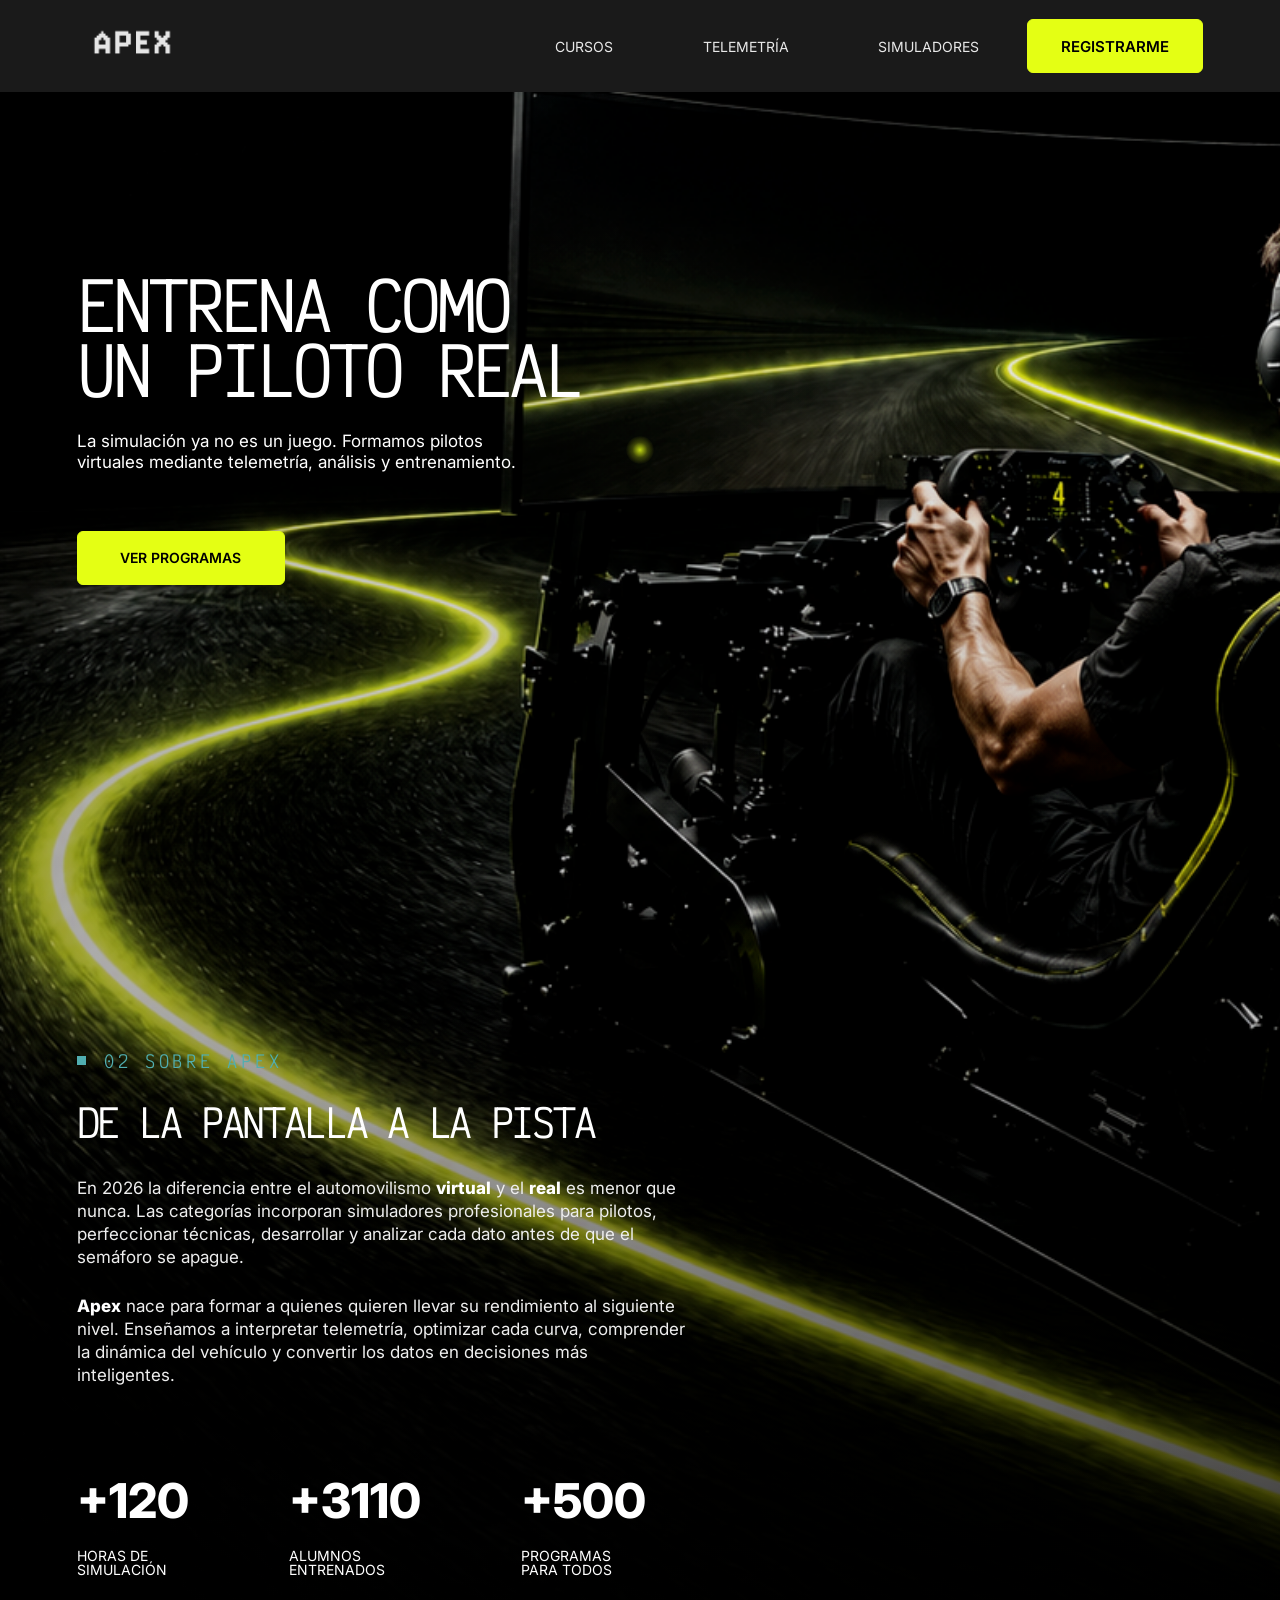
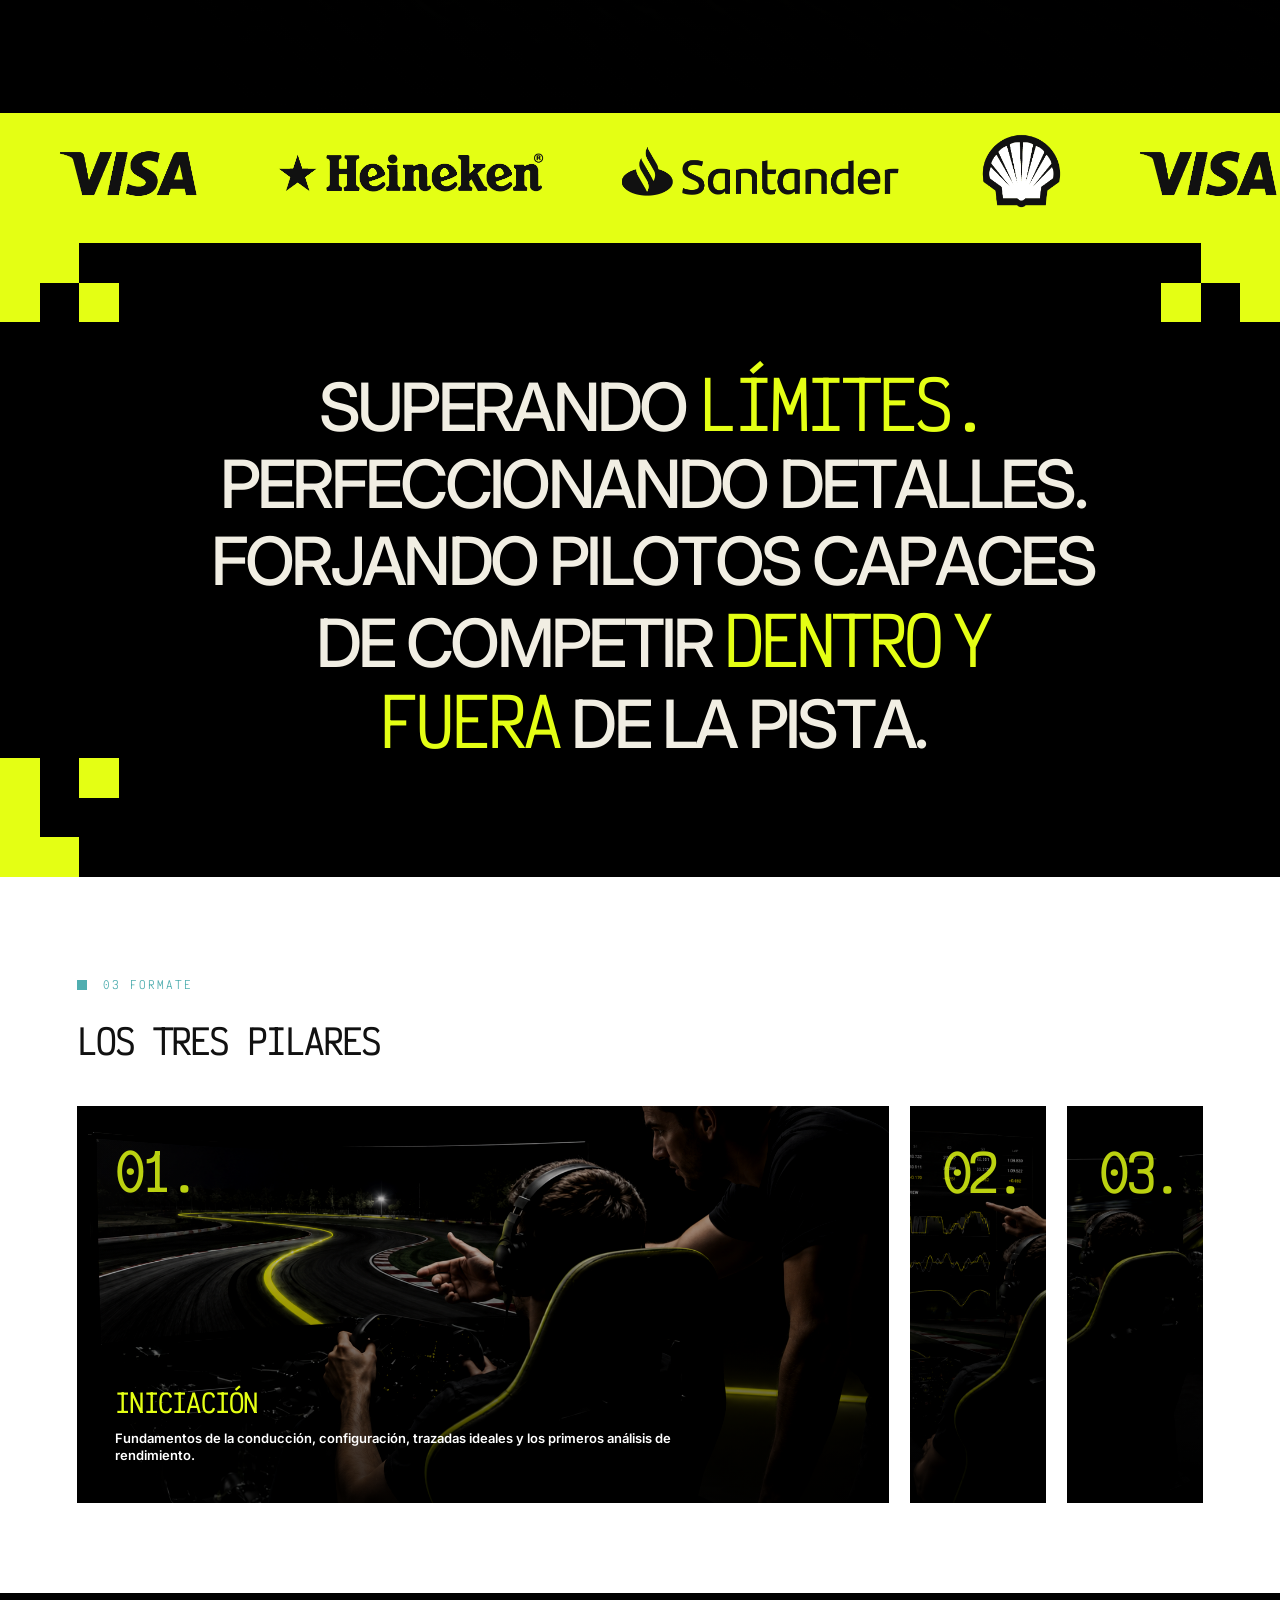
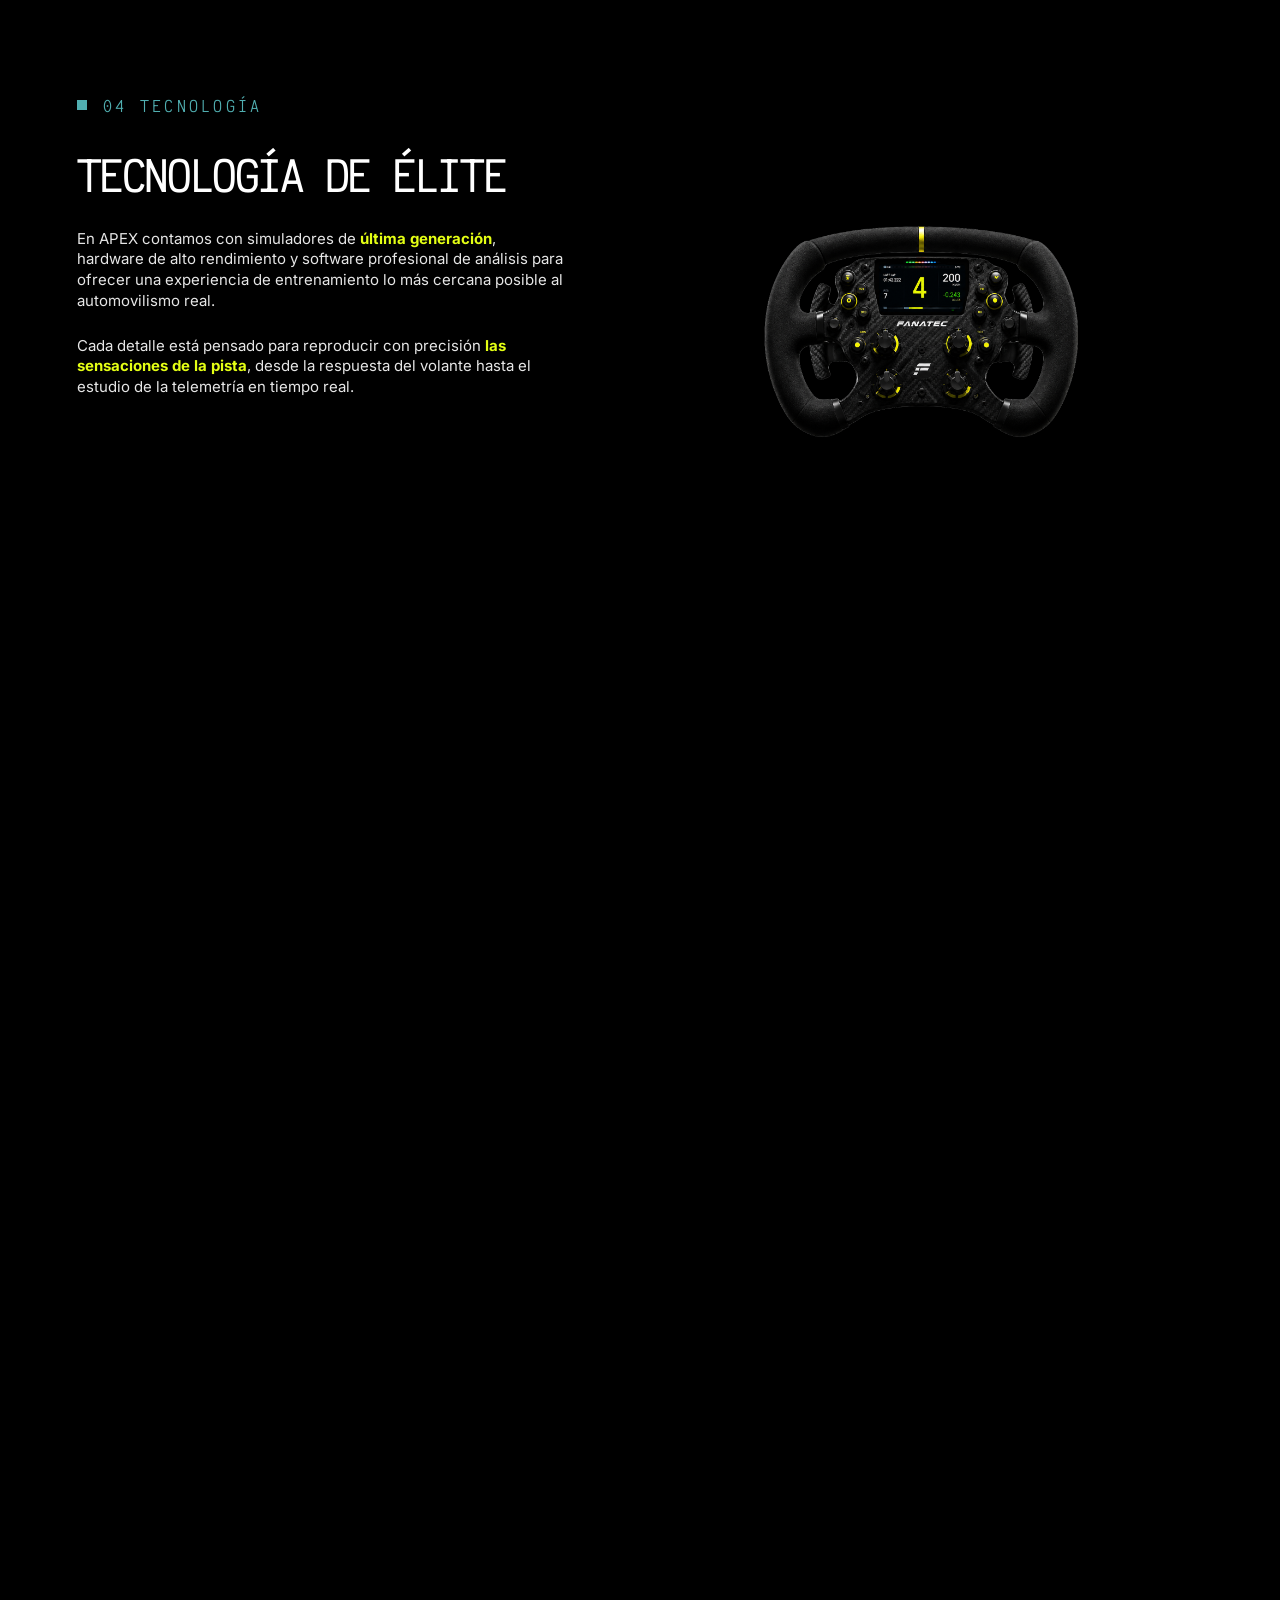
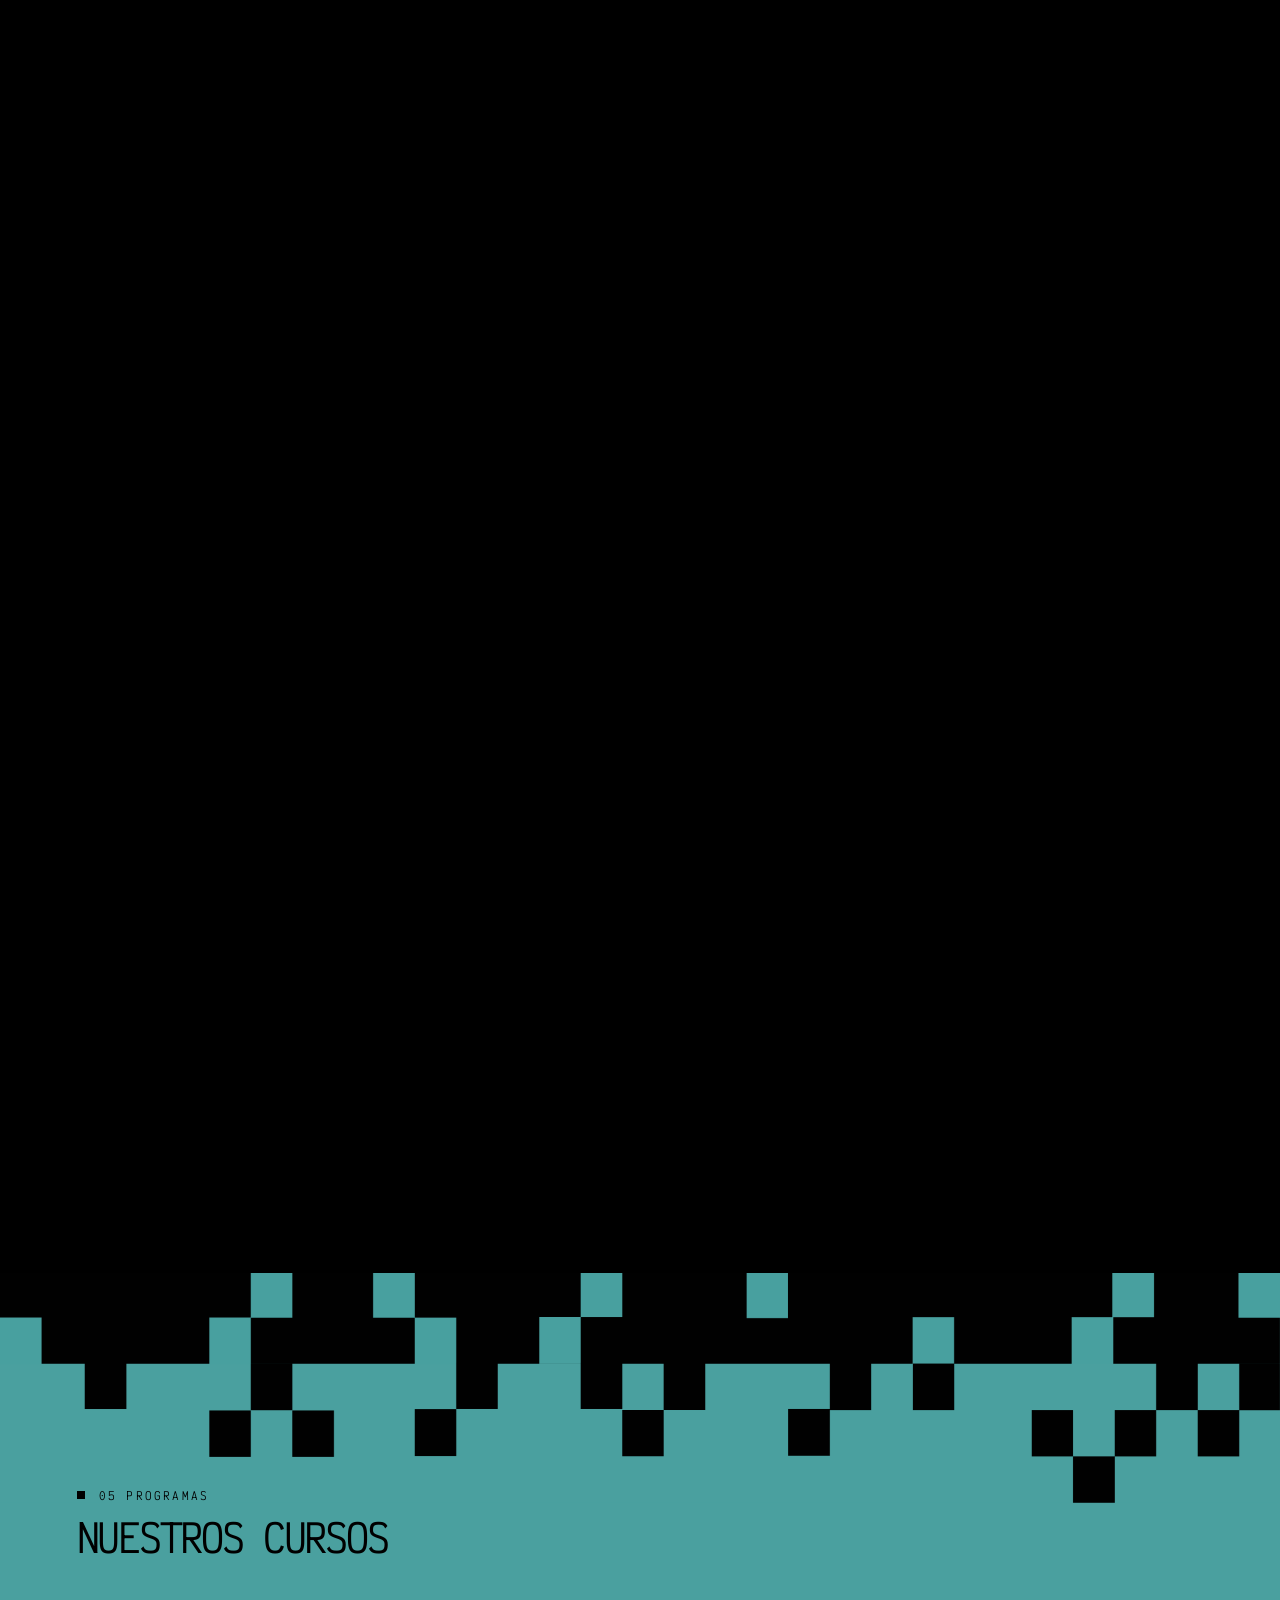
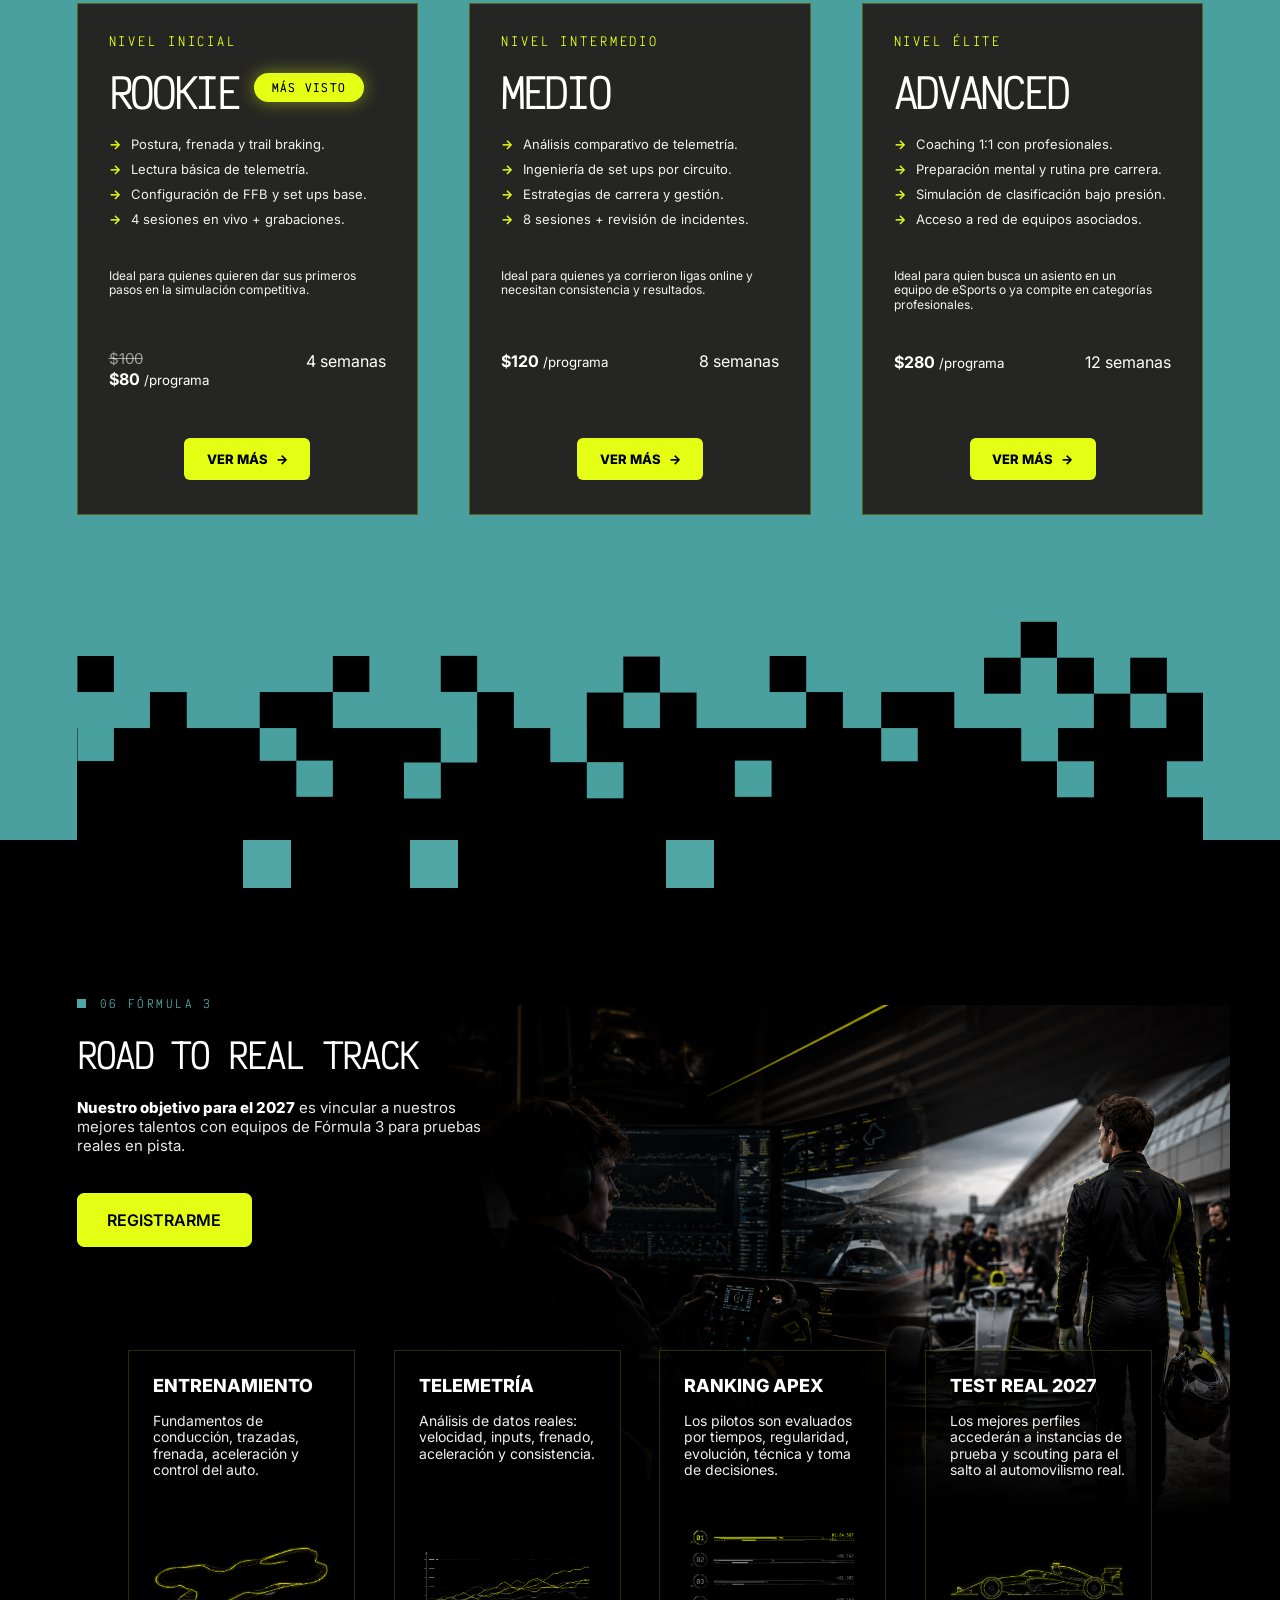
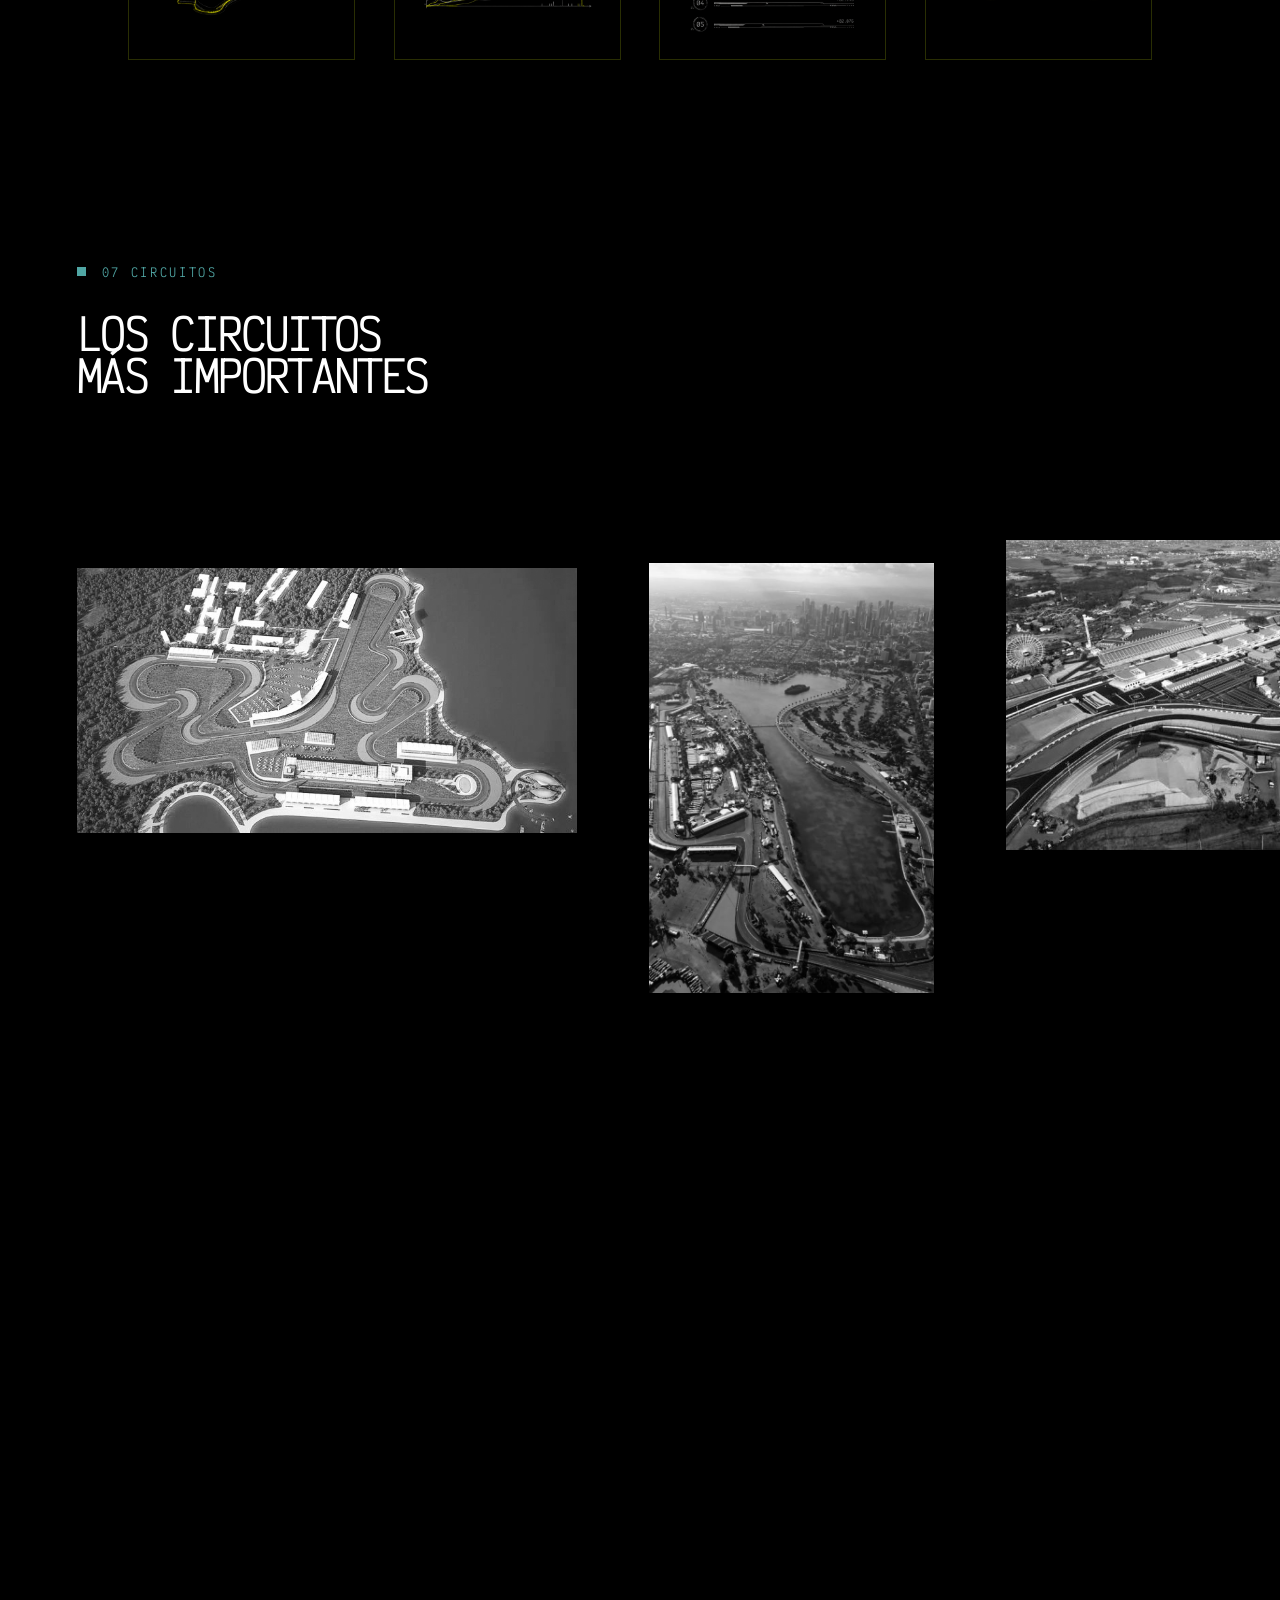
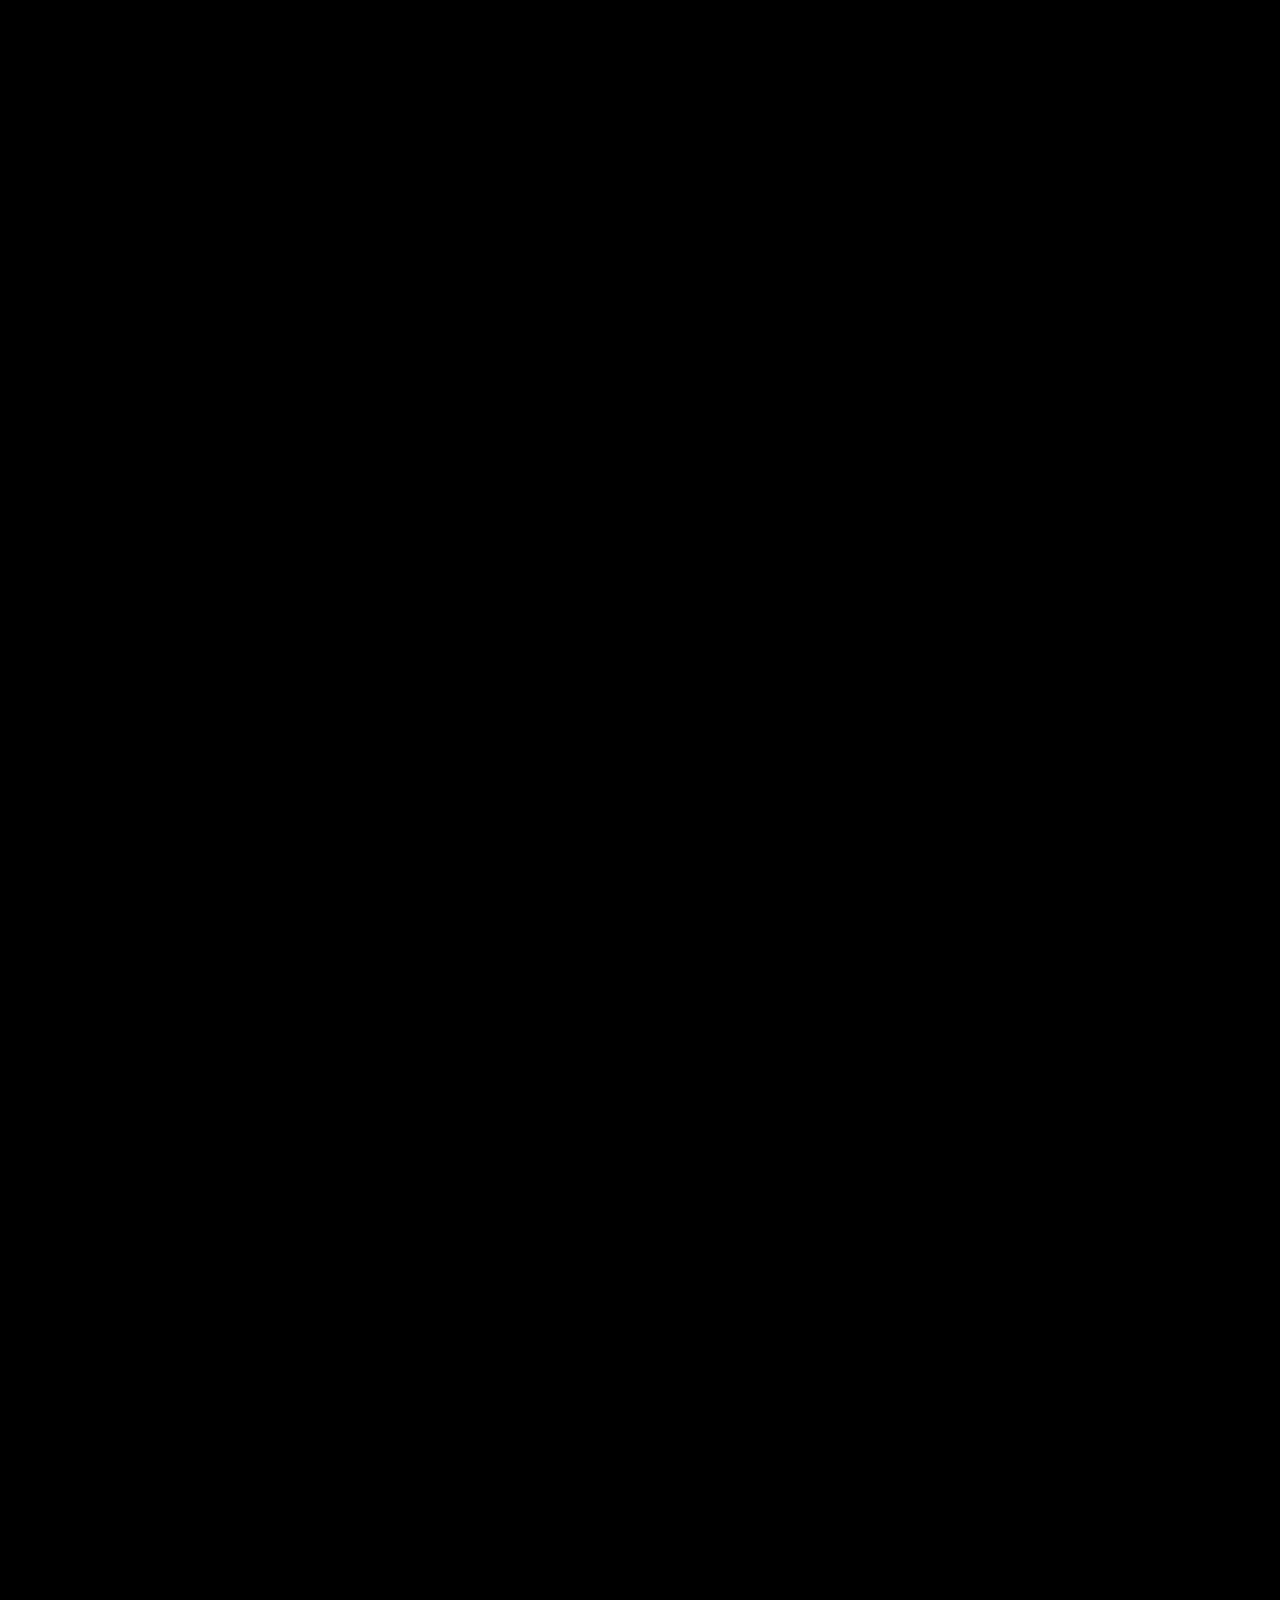
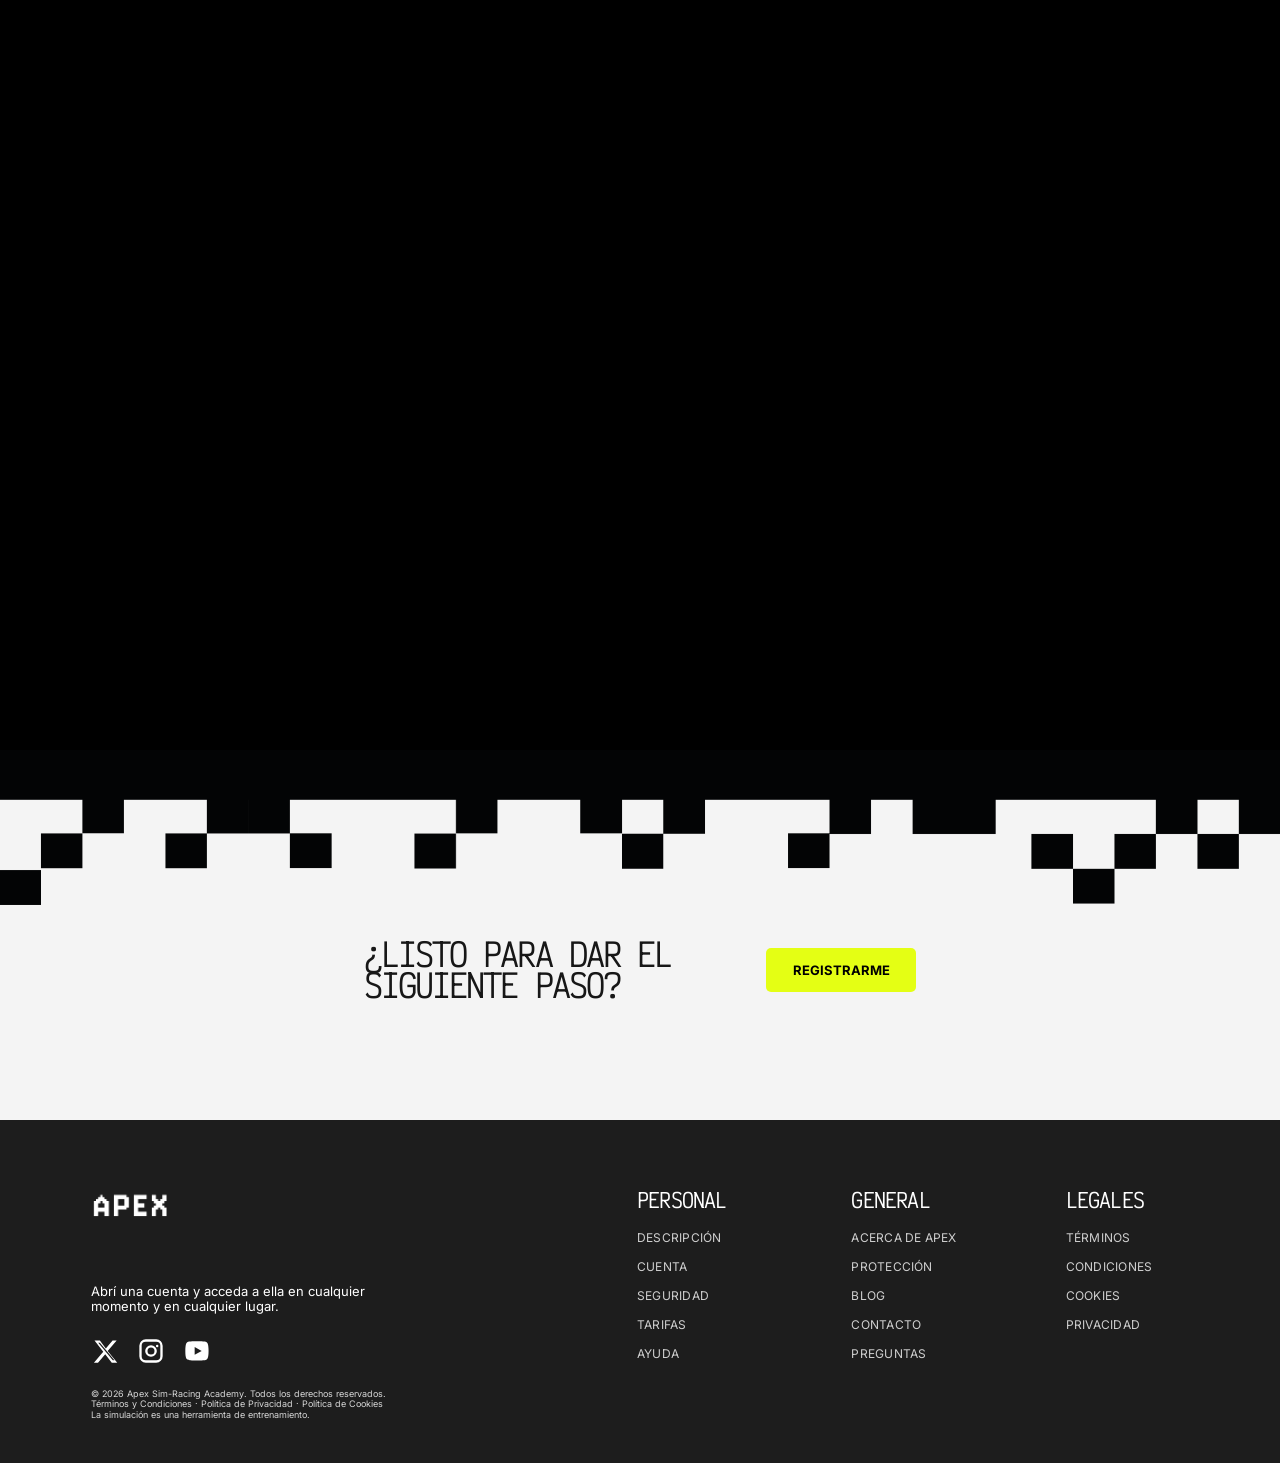
<file: index.html>
<!DOCTYPE html>
<html lang="es">
<head>
  <meta charset="UTF-8" />
  <meta name="viewport" content="width=device-width, initial-scale=1.0" />
  <title>APEX | Academia de Sim Racing</title>

  <link rel="stylesheet" href="style.css" />
</head>
<body id="top">
  <div class="page-loader" id="pageLoader">
  <div class="loader-content">
    <img src="./img/marca-apex.png" alt="APEX" class="loader-logo">
    <div class="loader-bar">
      <span></span>
    </div>
    <p>Cargando</p>
  </div>
</div>

<div class="cursor-glow"></div>
  <header class="navbar">
    <a href="#top" class="brand" aria-label="Ir al inicio">
      <img src="img/marca-apex.png" alt="APEX" />
    </a>

    <nav class="nav-links">
      <a href="#cursos">Cursos</a>
      <a href="#telemetria">Telemetría</a>
      <a href="#simuladores">Simuladores</a>
    </nav>

    <a href="#registro" class="btn btn-nav">Registrarme</a>
  </header>

  <main>

    <section class="hero-about">

      <section class="hero" id="inicio">
  <div class="hero-content reveal">
    <h1>Entrena como<br>un piloto real</h1>

    <p>
      La simulación ya no es un juego. Formamos pilotos<br>
      virtuales mediante telemetría, análisis y entrenamiento.
    </p>

    <a href="#cursos" class="btn btn-primary">Ver programas</a>
  </div>

</section>

<section class="about" id="sobre-apex">
  <div class="section-tag reveal">
    <span></span>
    <p>02 Sobre Apex</p>
  </div>

  <div class="about-content reveal">
    <h2>De la pantalla a la pista</h2>

    <p>
      En 2026 la diferencia entre el automovilismo <strong>virtual</strong> y el <strong>real</strong>
      es menor que nunca. Las categorías incorporan simuladores profesionales para pilotos,
      perfeccionar técnicas, desarrollar y analizar cada dato antes de que el semáforo se apague.
    </p>

    <p>
      <strong>Apex</strong> nace para formar a quienes quieren llevar su rendimiento al siguiente nivel.
      Enseñamos a interpretar telemetría, optimizar cada curva, comprender la dinámica del vehículo
      y convertir los datos en decisiones más inteligentes.
    </p>
  </div>

  <div class="stats">
    <article class="reveal">
      <h3 class="counter" data-prefix="+" data-target="120">0</h3>
      <p>Horas de<br>simulación</p>
    </article>

    <article class="reveal">
      <h3 class="counter" data-prefix="+" data-target="3110">0</h3>
      <p>Alumnos<br>entrenados</p>
    </article>

    <article class="reveal">
      <h3 class="counter" data-prefix="+" data-target="500">0</h3>
      <p>Programas<br>para todos</p>
    </article>
  </div>
</section>

    </section>
<section class="sponsors-bar reveal" aria-label="Sponsors">
  <div class="sponsors-track">

    <div class="sponsors-set">
      <img class="sponsor-logo sponsor-visa" src="./img/visa.png" alt="Visa">
      <img class="sponsor-logo sponsor-heineken" src="./img/heineken.png" alt="Heineken">
      <img class="sponsor-logo sponsor-santander" src="./img/santander.png" alt="Santander">
      <img class="sponsor-logo sponsor-shell" src="./img/shell.png" alt="Shell">
      <img class="sponsor-logo sponsor-visa" src="./img/visa.png" alt="Visa">
    </div>

    <div class="sponsors-set" aria-hidden="true">
      <img class="sponsor-logo sponsor-visa" src="./img/visa.png" alt="">
      <img class="sponsor-logo sponsor-heineken" src="./img/heineken.png" alt="">
      <img class="sponsor-logo sponsor-santander" src="./img/santander.png" alt="">
      <img class="sponsor-logo sponsor-shell" src="./img/shell.png" alt="">
    </div>

  </div>
</section>
<section class="statement-section" id="manifiesto">
  <div class="statement-corner top-left">
    <span></span><span></span><span></span><span></span><span></span>
  </div>

  <div class="statement-corner top-right">
    <span></span><span></span><span></span><span></span><span></span>
  </div>

  <div class="statement-corner bottom-left">
    <span></span><span></span><span></span><span></span><span></span>
  </div>

  <div class="statement-inner">
    <div class="statement-text js-letter-reveal">
      <p class="statement-line animate-chars">
        SUPERANDO <span class="mono neon">LÍMITES.</span>
      </p>

      <p class="statement-line animate-chars">
        PERFECCIONANDO DETALLES.
      </p>

      <p class="statement-line animate-chars">
        FORJANDO PILOTOS CAPACES
      </p>

      <p class="statement-line animate-chars">
        DE COMPETIR <span class="mono neon">DENTRO</span> <span class="mono neon">Y</span>
      </p>

      <p class="statement-line animate-chars">
        <span class="mono neon">FUERA</span> DE LA PISTA.
      </p>
    </div>
  </div>
</section>

<section class="pillars-section" id="pilares">

  <div class="pillars-header reveal">
    <div class="section-tag pillars-tag">
      <span></span>
      <p>03 Formate</p>
    </div>

    <h2>Los tres pilares</h2>
  </div>

  <div class="pillars-accordion">

    <article class="pillar-card is-active reveal" tabindex="0">
      <img src="./img/pilar-iniciacion.png" alt="Iniciación">

      <div class="pillar-content">
        <span class="pillar-number">01.</span>

        <div class="pillar-text">
          <h3>Iniciación</h3>
          <p>
            Fundamentos de la conducción, configuración, trazadas ideales
            y los primeros análisis de rendimiento.
          </p>
        </div>
      </div>
    </article>

    <article class="pillar-card reveal" tabindex="0">
      <img src="./img/pilar-telemetria.png" alt="Telemetría">

      <div class="pillar-content">
        <span class="pillar-number">02.</span>

        <div class="pillar-text">
          <h3>Telemetría</h3>
          <p>
            Interpretación de datos, comparación de vueltas, frenadas,
            aceleración y optimización del tiempo por sector.
          </p>
        </div>
      </div>
    </article>

    <article class="pillar-card reveal" tabindex="0">
      <img src="./img/pilar-competicion.png" alt="Competición">

      <div class="pillar-content">
        <span class="pillar-number">03.</span>

        <div class="pillar-text">
          <h3>Competición</h3>
          <p>
            Práctica avanzada, estrategia de carrera, presión competitiva
            y preparación para correr en simuladores profesionales.
          </p>
        </div>
      </div>
    </article>

  </div>
</section>
<section class="tech2-section" id="simuladores">
  <div class="tech2-scene">

    <div class="tech2-copy">
      <div class="section-tag tech2-tag">
        <span></span>
        <p>04 Tecnología</p>
      </div>

      <h2>Tecnología de élite</h2>

      <p>
        En APEX contamos con simuladores de <strong>última generación</strong>,
        hardware de alto rendimiento y software profesional de análisis para
        ofrecer una experiencia de entrenamiento lo más cercana posible al
        automovilismo real.
      </p>

      <p>
        Cada detalle está pensado para reproducir con precisión
        <strong>las sensaciones de la pista</strong>, desde la respuesta del volante
        hasta el estudio de la telemetría en tiempo real.
      </p>
    </div>

    <div class="tech2-wheel-wrap" id="techWheelWrap">
      <div class="tech2-wheel">
        <img class="tech2-wheel-base" src="./img/volante-base.png" alt="Volante de sim racing">

        <img class="tech2-wheel-part part-screen" src="./img/volante-duotono.png" alt="">
        <img class="tech2-wheel-part part-bottom" src="./img/volante-duotono.png" alt="">
        <img class="tech2-wheel-part part-left" src="./img/volante-duotono.png" alt="">
        <img class="tech2-wheel-part part-right" src="./img/volante-duotono.png" alt="">

        <button class="tech2-hotspot hotspot-screen" data-zone="screen" aria-label="Pantalla"></button>
        <button class="tech2-hotspot hotspot-bottom" data-zone="bottom" aria-label="Parte inferior"></button>
        <button class="tech2-hotspot hotspot-left" data-zone="left" aria-label="Sector izquierdo"></button>
        <button class="tech2-hotspot hotspot-right" data-zone="right" aria-label="Sector derecho"></button>
      </div>
    </div>

    <aside class="tech2-panel" id="tech2Panel">
      <span>INSPECCIONAR VOLANTE</span>
      <h3 id="tech2Title">Pantalla LCD</h3>
      <p id="tech2Text">
        Lectura de velocidad, marcha, delta y datos clave para corregir decisiones en tiempo real.
      </p>

      <div class="tech2-data" id="tech2Data">
        <small>200 km/h</small>
        <small>Delta en vivo</small>
      </div>
    </aside>

  </div>
</section>

<section class="courses-section" id="cursos">

  <div class="courses-bg-pixels" aria-hidden="true"></div>

  <div class="courses-inner">

    <div class="courses-header reveal">
      <div class="section-tag courses-tag">
        <span></span>
        <p>05 Programas</p>
      </div>

      <h2>Nuestros cursos</h2>
    </div>

    <div class="courses-grid">

      <article class="course-card course-card--rookie reveal">
        <div class="course-top">
          <p class="course-level">Nivel inicial</p>
          <span class="course-badge">Más visto</span>
        </div>

        <h3>Rookie</h3>

        <ul>
          <li>Postura, frenada y trail braking.</li>
          <li>Lectura básica de telemetría.</li>
          <li>Configuración de FFB y set ups base.</li>
          <li>4 sesiones en vivo + grabaciones.</li>
        </ul>

        <p class="course-description">
          Ideal para quienes quieren dar sus primeros pasos en la simulación competitiva.
        </p>

        <div class="course-divider"></div>

        <div class="course-price">
          <div>
            <span class="old-price">$100</span>
            <strong>$80</strong>
            <small>/programa</small>
          </div>

          <p>4 semanas</p>
        </div>

        <a href="#registro" class="course-btn">
          Ver más <span>→</span>
        </a>
      </article>

     <article class="course-card course-card--medio reveal">
        <div class="course-top">
          <p class="course-level">Nivel intermedio</p>
        </div>

        <h3>Medio</h3>

        <ul>
          <li>Análisis comparativo de telemetría.</li>
          <li>Ingeniería de set ups por circuito.</li>
          <li>Estrategias de carrera y gestión.</li>
          <li>8 sesiones + revisión de incidentes.</li>
        </ul>

        <p class="course-description">
          Ideal para quienes ya corrieron ligas online y necesitan consistencia y resultados.
        </p>

        <div class="course-divider"></div>

        <div class="course-price">
          <div>
            <strong>$120</strong>
            <small>/programa</small>
          </div>

          <p>8 semanas</p>
        </div>

        <a href="#registro" class="course-btn">
          Ver más <span>→</span>
        </a>
      </article>

  <article class="course-card course-card--advanced reveal">
        <div class="course-top">
          <p class="course-level">Nivel élite</p>
        </div>

        <h3>Advanced</h3>

        <ul>
          <li>Coaching 1:1 con profesionales.</li>
          <li>Preparación mental y rutina pre carrera.</li>
          <li>Simulación de clasificación bajo presión.</li>
          <li>Acceso a red de equipos asociados.</li>
        </ul>

        <p class="course-description">
          Ideal para quien busca un asiento en un equipo de eSports o ya compite en categorías profesionales.
        </p>

        <div class="course-divider"></div>

        <div class="course-price">
          <div>
            <strong>$280</strong>
            <small>/programa</small>
          </div>

          <p>12 semanas</p>
        </div>

        <a href="advanced.html" class="course-btn">
          Ver más <span>→</span>
        </a>
      </article>

    </div>

  </div>

  <div class="courses-bg-pixels-bottom" aria-hidden="true"></div>

</section>

<section class="road-section" id="formula-3">

  <div class="road-pixels-top" aria-hidden="true">
    <span></span><span></span><span></span><span></span><span></span>
    <span></span><span></span><span></span><span></span>
  </div>


  <div class="road-inner">

    <div class="road-copy reveal">
      <div class="section-tag road-tag">
        <span></span>
        <p>06 Fórmula 3</p>
      </div>

      <h2>Road to real track</h2>

      <p>
        <strong>Nuestro objetivo para el 2027</strong> es vincular a nuestros mejores
        talentos con equipos de Fórmula 3 para pruebas reales en pista.
      </p>

      <a href="#registro" class="btn road-btn">Registrarme</a>
    </div>

    <div class="road-image reveal">
      <img src="./img/road-main.png" alt="Simulador y piloto rumbo a Fórmula 3">
    </div>

    <div class="road-cards">

      <article class="road-card reveal">
        <h3>Entrenamiento</h3>
        <p>
          Fundamentos de conducción, trazadas, frenada, aceleración y control del auto.
        </p>
        <img src="./img/road-entrenamiento.png" alt="">
      </article>

      <article class="road-card reveal">
        <h3>Telemetría</h3>
        <p>
          Análisis de datos reales: velocidad, inputs, frenado, aceleración y consistencia.
        </p>
        <img src="./img/road-telemetria.png" alt="">
      </article>

      <article class="road-card reveal">
        <h3>Ranking Apex</h3>
        <p>
          Los pilotos son evaluados por tiempos, regularidad, evolución, técnica y toma de decisiones.
        </p>
        <img src="./img/road-ranking.png" alt="">
      </article>

      <article class="road-card reveal">
        <h3>Test real 2027</h3>
        <p>
          Los mejores perfiles accederán a instancias de prueba y scouting para el salto al automovilismo real.
        </p>
        <img src="./img/road-test.png" alt="">
      </article>

    </div>

  </div>
</section>

<section class="circuits-section" id="circuitos">

  <div class="circuits-sticky">

    <div class="circuits-header reveal">
      <div class="section-tag circuits-tag">
        <span></span>
        <p>07 Circuitos</p>
      </div>

      <h2>Los circuitos<br>más importantes</h2>
    </div>

    <div class="circuits-gallery-wrap">
      <div class="circuits-track">

        <article class="circuit-card circuit-wide" data-name="Baku City Circuit" data-country="Azerbaiyán">
          <img src="./img/baku.jpg" alt="Baku City Circuit">
        </article>

        <article class="circuit-card circuit-tall" data-name="Albert Park" data-country="Australia">
          <img src="./img/melbourne.jpg" alt="Albert Park">
        </article>

        <article class="circuit-card circuit-large" data-name="Suzuka Circuit" data-country="Japón">
          <img src="./img/suzuka.jpg" alt="Suzuka Circuit">
        </article>

        <article class="circuit-card circuit-small" data-name="Mónaco" data-country="Montecarlo">
          <img src="./img/montecarlo.jpg" alt="Circuito de Mónaco">
        </article>

        <article class="circuit-card circuit-tall" data-name="Gilles Villeneuve" data-country="Canadá">
          <img src="./img/montreal.jpg" alt="Circuit Gilles Villeneuve">
        </article>

        <article class="circuit-card circuit-wide" data-name="Shanghai International" data-country="China">
          <img src="./img/shanghai.jpg" alt="Shanghai International Circuit">
        </article>

        <article class="circuit-card circuit-large" data-name="Silverstone" data-country="Reino Unido">
          <img src="./img/silverstone.jpg" alt="Silverstone Circuit">
        </article>

        <article class="circuit-card circuit-small" data-name="Red Bull Ring" data-country="Austria">
          <img src="./img/spielberg.jpg" alt="Red Bull Ring">
        </article>

        <article class="circuit-card circuit-wide" data-name="Lusail International" data-country="Qatar">
          <img src="./img/lusail.jpg" alt="Lusail International Circuit">
        </article>

      </div>
    </div>

  </div>

</section>

<!-- CTA FINAL + FOOTER -->
<section class="final-cta" id="registro">

  <div class="final-pixels" aria-hidden="true">
    <span></span><span></span><span></span><span></span><span></span>
    <span></span><span></span><span></span><span></span><span></span>
    <span></span><span></span><span></span><span></span><span></span>
  </div>

  <div class="final-cta-inner reveal">
    <h2>¿Listo para dar el<br>siguiente paso?</h2>
    <a href="#top" class="final-cta-btn">Registrarme</a>
  </div>

</section>

<footer class="site-footer">

  <div class="footer-inner">

    <div class="footer-brand">
      <a href="#top" class="footer-logo" aria-label="APEX inicio">
        <img src="./img/marca-apex.png" alt="APEX">
      </a>

      <p class="footer-description">
        Abrí una cuenta y acceda a ella en cualquier<br>
        momento y en cualquier lugar.
      </p>

      <div class="footer-social">
        <a href="#" aria-label="X">
          <svg viewBox="0 0 24 24" aria-hidden="true">
            <path d="M3 3h4.6l5.1 6.8L18.5 3H22l-7.7 9 8.2 10h-4.7l-5.6-7.3L6 22H2.5l8-9.4L3 3Zm3.2 2 12.5 15h1.4L7.6 5H6.2Z"/>
          </svg>
        </a>

        <a href="#" aria-label="Instagram">
          <svg viewBox="0 0 24 24" aria-hidden="true">
            <path d="M7.5 2h9A5.5 5.5 0 0 1 22 7.5v9a5.5 5.5 0 0 1-5.5 5.5h-9A5.5 5.5 0 0 1 2 16.5v-9A5.5 5.5 0 0 1 7.5 2Zm0 2A3.5 3.5 0 0 0 4 7.5v9A3.5 3.5 0 0 0 7.5 20h9a3.5 3.5 0 0 0 3.5-3.5v-9A3.5 3.5 0 0 0 16.5 4h-9ZM12 7a5 5 0 1 1 0 10 5 5 0 0 1 0-10Zm0 2a3 3 0 1 0 0 6 3 3 0 0 0 0-6Zm5.3-2.35a1.05 1.05 0 1 1 0 2.1 1.05 1.05 0 0 1 0-2.1Z"/>
          </svg>
        </a>

        <a href="#" aria-label="YouTube">
          <svg viewBox="0 0 24 24" aria-hidden="true">
            <path d="M21.6 7.2s-.2-1.6-.9-2.3c-.9-.9-1.9-.9-2.3-1C15.2 3.7 12 3.7 12 3.7h-.1s-3.2 0-6.4.2c-.4 0-1.4.1-2.3 1-.7.7-.9 2.3-.9 2.3S2 9.1 2 11v1.8c0 1.9.3 3.8.3 3.8s.2 1.6.9 2.3c.9.9 2.1.9 2.6 1 1.9.2 6.2.2 6.2.2s3.2 0 6.4-.2c.4 0 1.4-.1 2.3-1 .7-.7.9-2.3.9-2.3s.3-1.9.3-3.8V11c0-1.9-.3-3.8-.3-3.8ZM10 15.2V8.5l6 3.4-6 3.3Z"/>
          </svg>
        </a>
      </div>

      <p class="footer-legal-small">
        © 2026 Apex Sim-Racing Academy. Todos los derechos reservados.<br>
        Términos y Condiciones · Política de Privacidad · Política de Cookies<br>
        La simulación es una herramienta de entrenamiento.
      </p>
    </div>

    <nav class="footer-nav" aria-label="Footer navigation">

      <div class="footer-col">
        <h3>Personal</h3>
        <a href="#">Descripción</a>
        <a href="#">Cuenta</a>
        <a href="#">Seguridad</a>
        <a href="#">Tarifas</a>
        <a href="#">Ayuda</a>
      </div>

      <div class="footer-col">
        <h3>General</h3>
        <a href="#">Acerca de Apex</a>
        <a href="#">Protección</a>
        <a href="#">Blog</a>
        <a href="#">Contacto</a>
        <a href="#">Preguntas</a>
      </div>

      <div class="footer-col">
        <h3>Legales</h3>
        <a href="#">Términos</a>
        <a href="#">Condiciones</a>
        <a href="#">Cookies</a>
        <a href="#">Privacidad</a>
      </div>

    </nav>

  </div>

</footer>
  </main>

  <script src="script.js"></script>
</body>
</html>
</file>
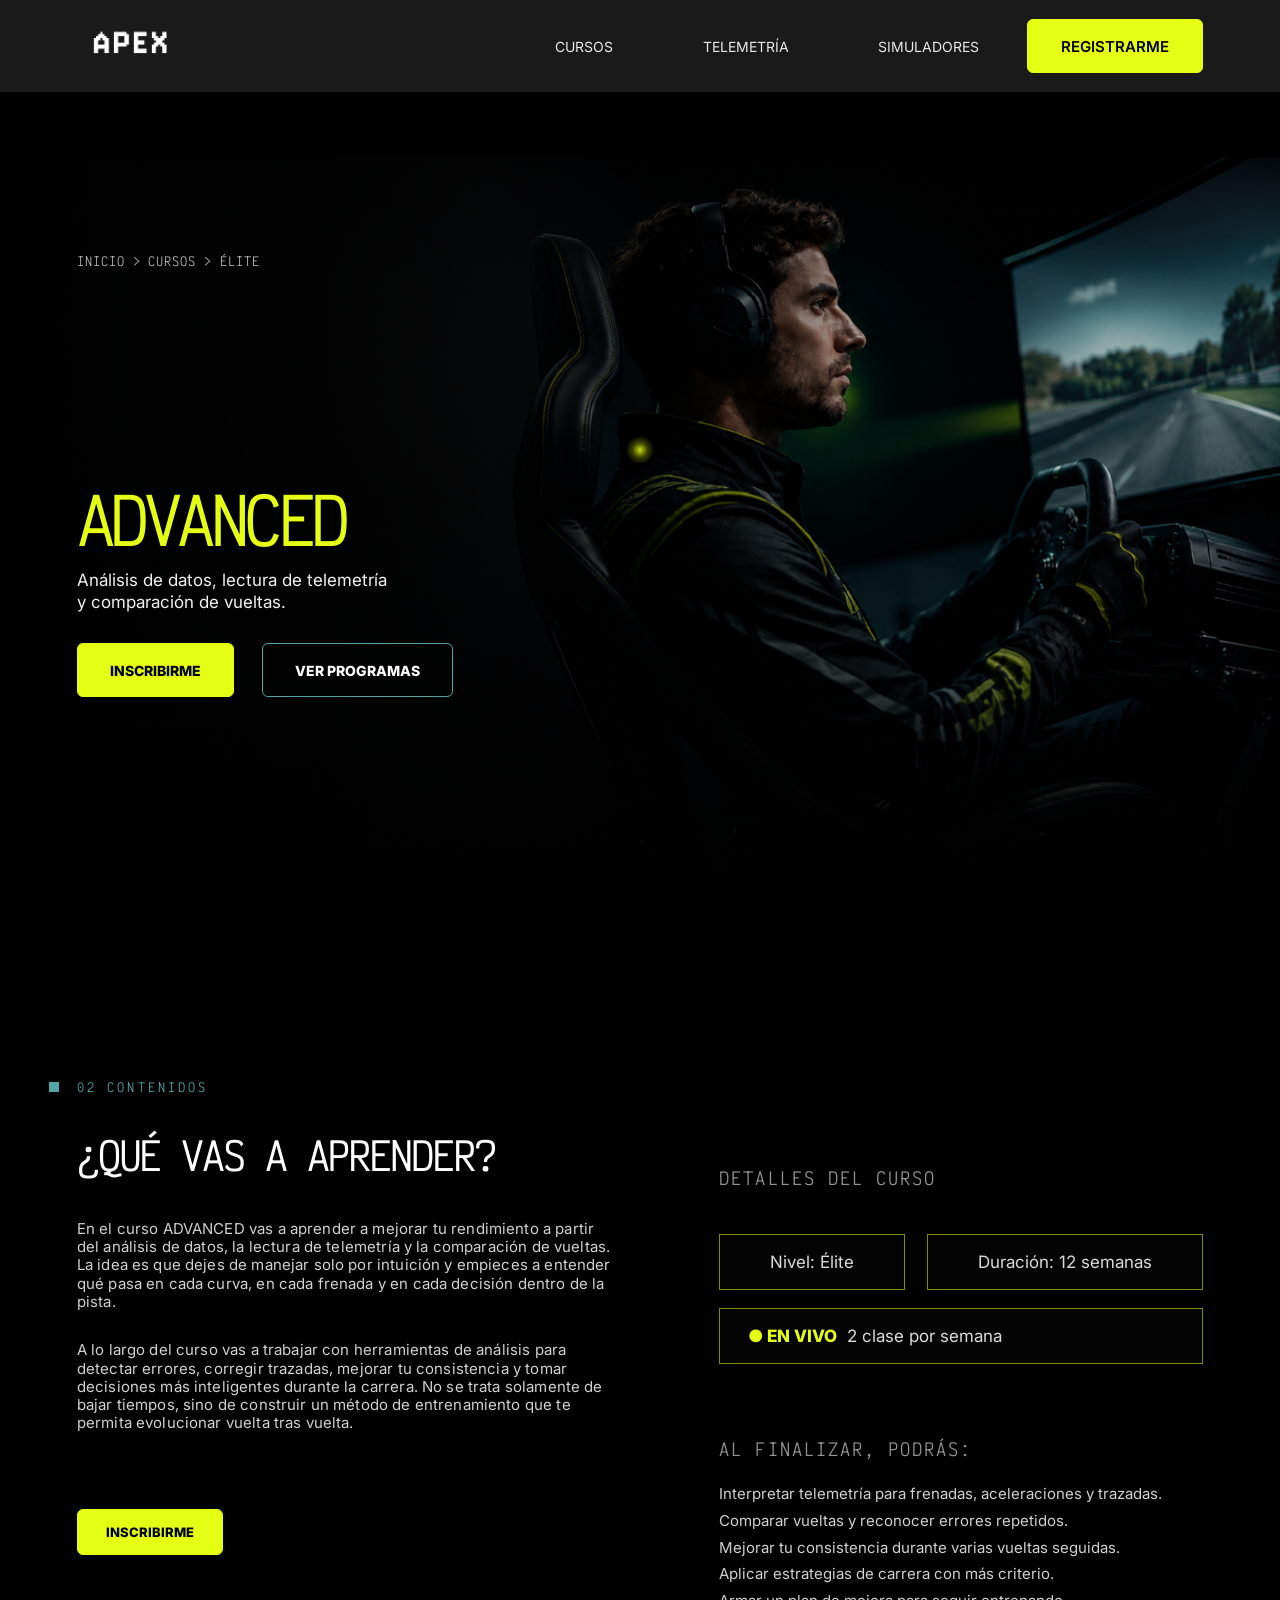
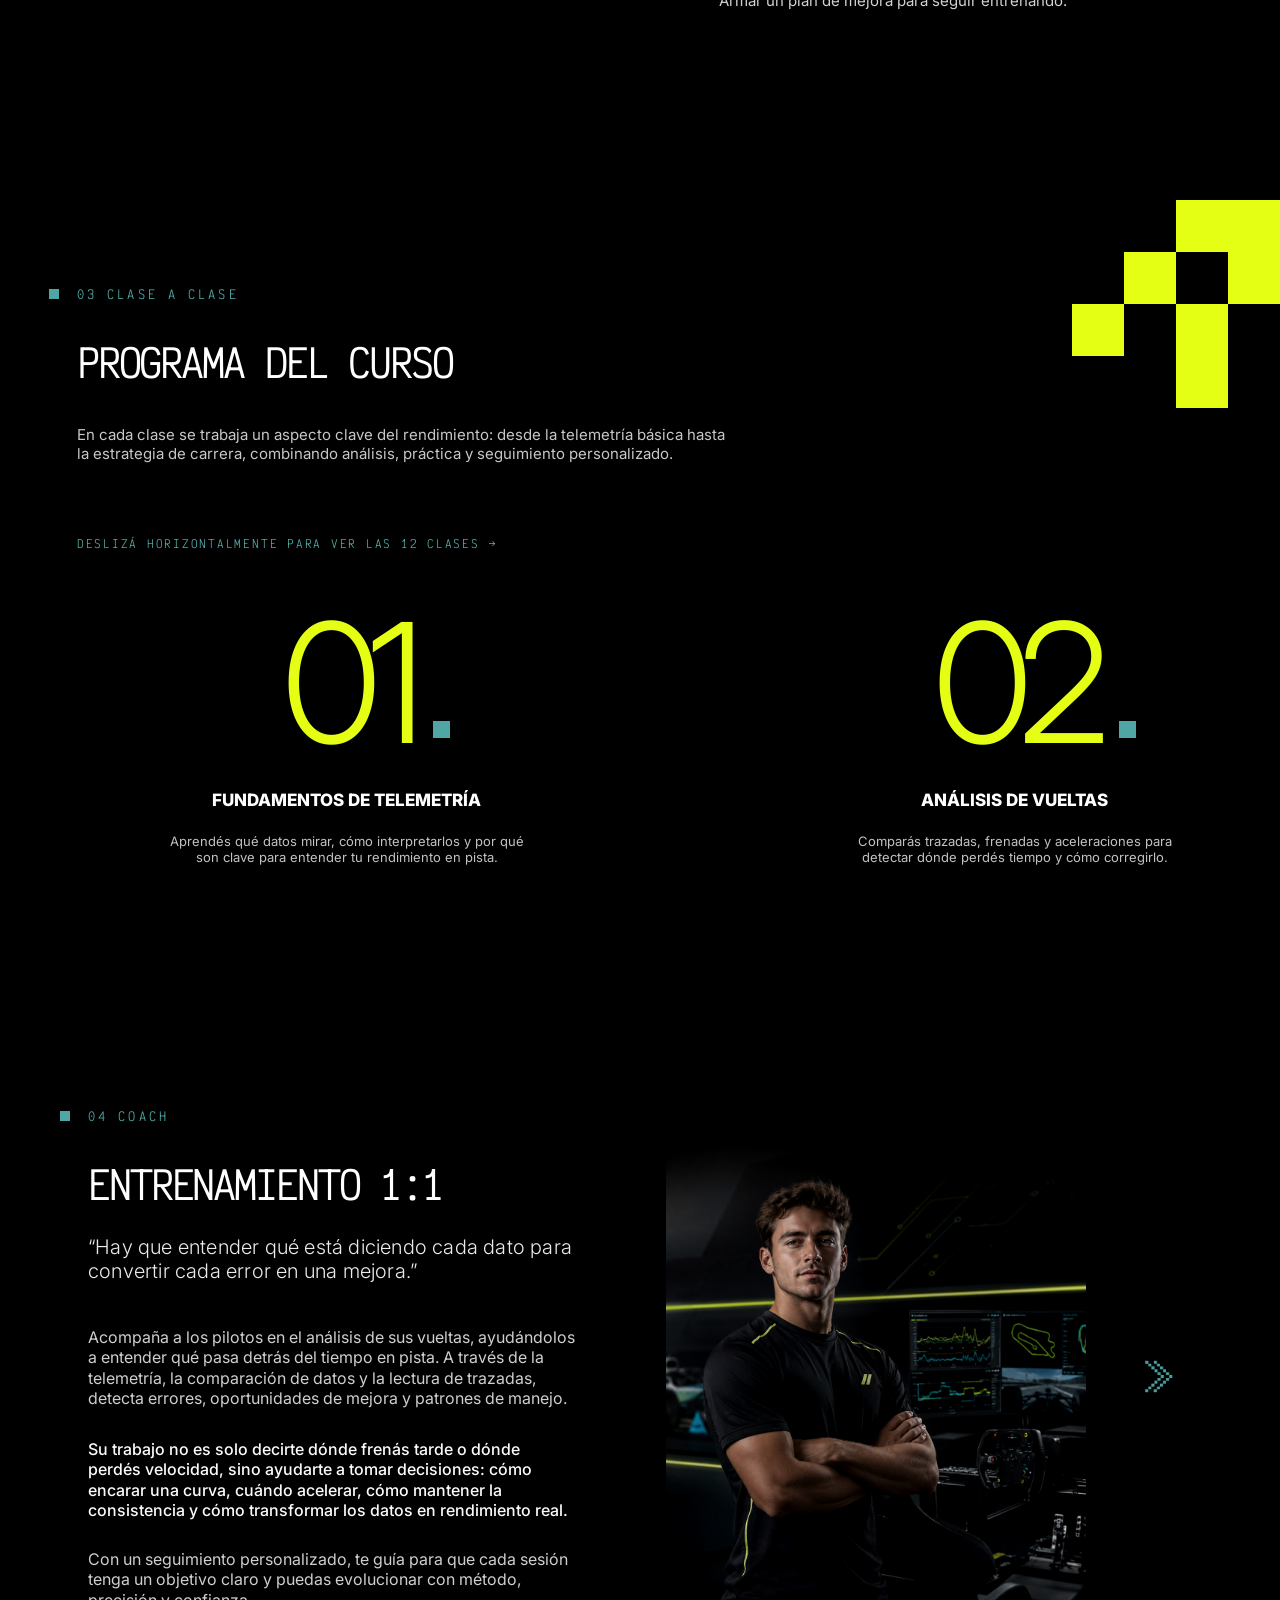
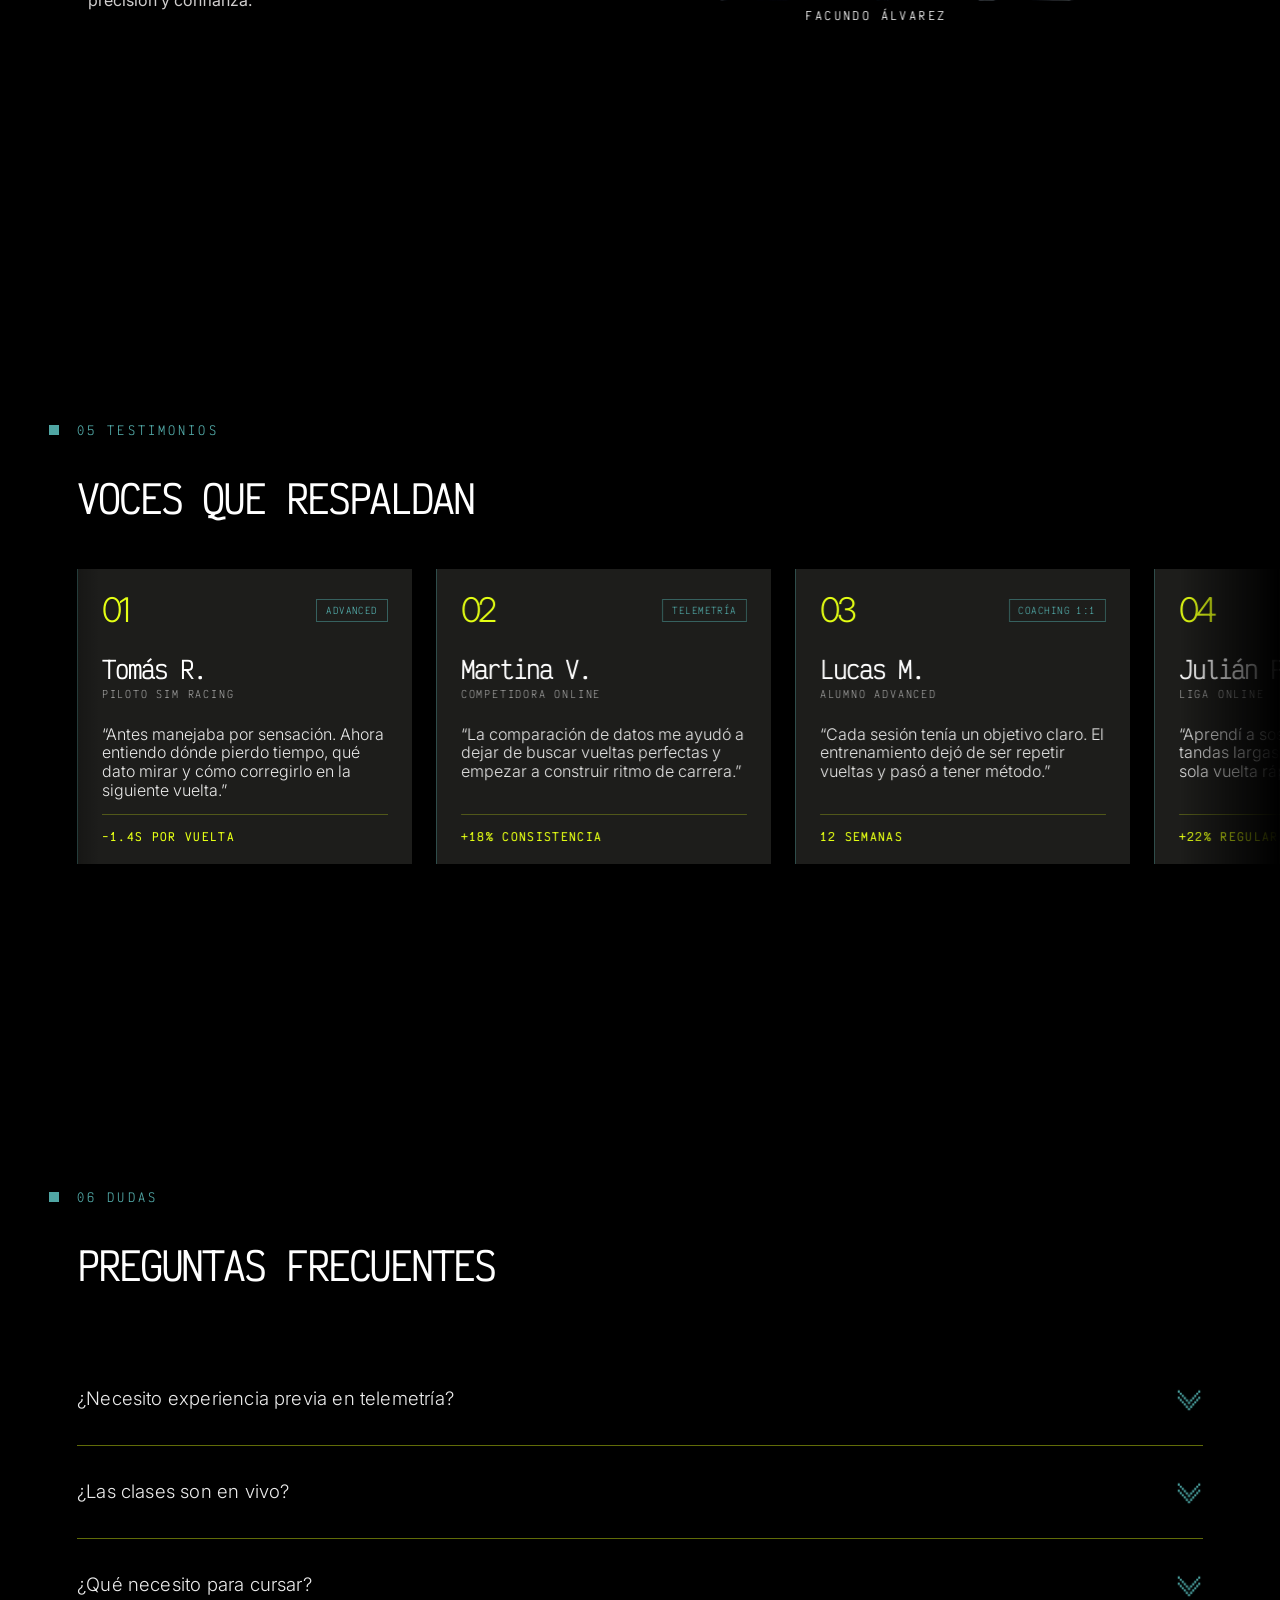
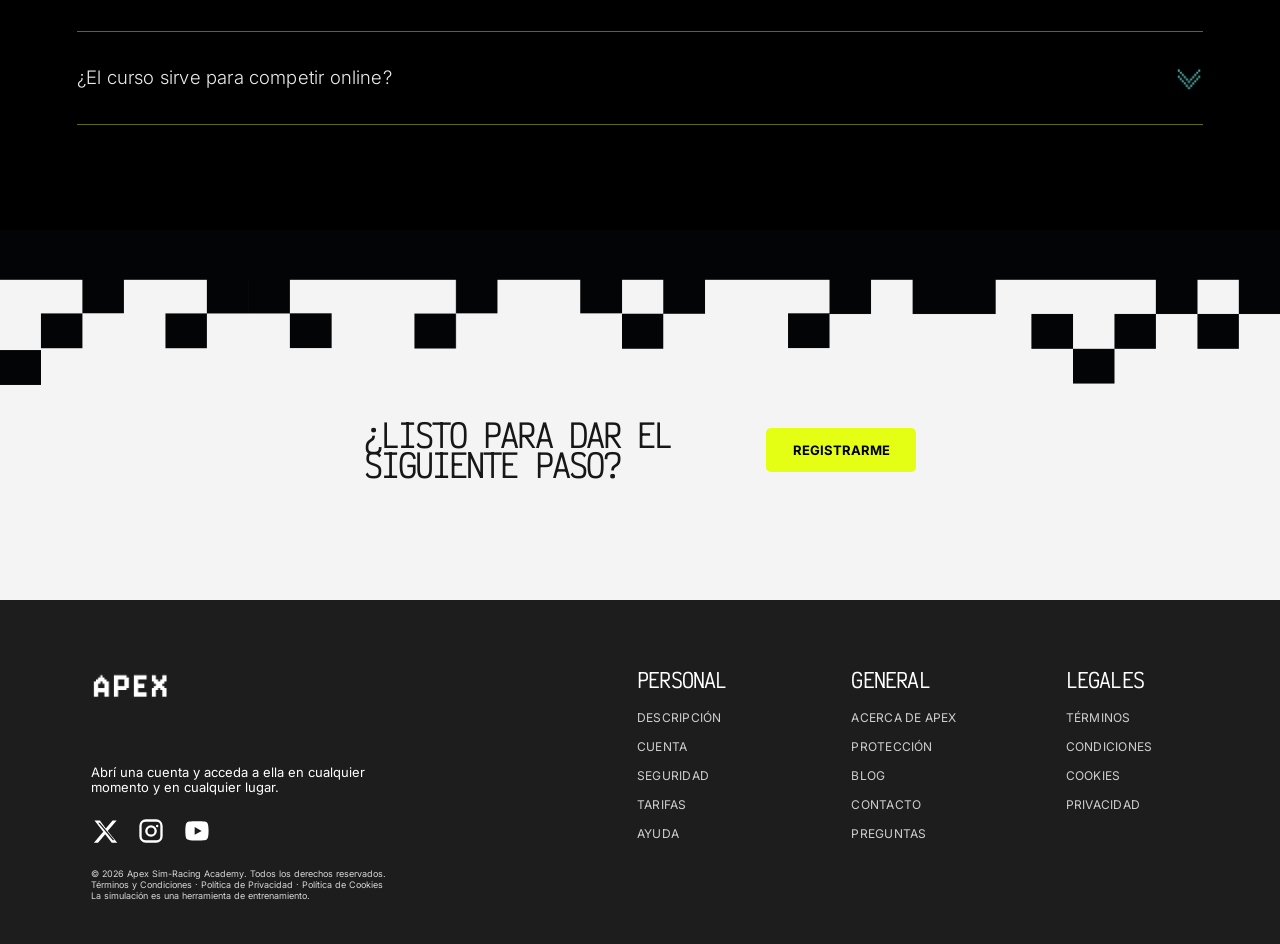
<file: advanced.html>
<!DOCTYPE html>
<html lang="es">
<head>
  <meta charset="UTF-8" />
  <meta name="viewport" content="width=device-width, initial-scale=1.0" />

  <title>Advanced | APEX</title>

  <link rel="stylesheet" href="style.css" />
  <link rel="stylesheet" href="advanced.css" />
</head>

<body id="top" class="advanced-page">

  <div class="cursor-glow" aria-hidden="true"></div>

  <!-- NAVBAR -->
  <header class="navbar">
    <a href="index.html#top" class="brand" aria-label="Ir al inicio">
      <img src="./img/marca-apex.png" alt="APEX" />
    </a>

    <nav class="nav-links" aria-label="Navegación principal">
      <a href="index.html#cursos">Cursos</a>
      <a href="index.html#simuladores">Telemetría</a>
      <a href="index.html#simuladores">Simuladores</a>
    </nav>

    <a href="#registro" class="btn btn-nav">Registrarme</a>
  </header>

  <main class="advanced-detail-page">

    <!-- 01 HERO -->
    <section class="advanced-hero" id="advanced-hero">

      <img
        src="./img/advanced-hero.jpg"
        alt="Piloto entrenando en simulador profesional"
        class="advanced-hero-image"
      />

      <div class="advanced-hero-overlay" aria-hidden="true"></div>

      <div class="advanced-hero-content">

        <p class="advanced-breadcrumb">
          Inicio &gt; Cursos &gt; Élite
        </p>

        <div class="advanced-hero-copy">
          <h1>Advanced</h1>

          <p>
            Análisis de datos, lectura de telemetría<br />
            y comparación de vueltas.
          </p>

          <div class="advanced-hero-buttons">
            <a href="#registro" class="btn btn-advanced-primary">
              Inscribirme
            </a>

            <a href="index.html#cursos" class="btn btn-advanced-outline">
              Ver programas
            </a>
          </div>
        </div>

      </div>

    </section>

    <!-- 02 QUÉ VAS A APRENDER -->
    <section class="advanced-learn-section" id="contenidos">

      <div class="advanced-section-tag">
        <span></span>
        <p>02 Contenidos</p>
      </div>

      <div class="advanced-learn-grid">

        <div class="advanced-learn-copy">
          <h2>¿Qué vas a aprender?</h2>

          <p>
            En el curso ADVANCED vas a aprender a mejorar tu rendimiento a partir del
            análisis de datos, la lectura de telemetría y la comparación de vueltas.
            La idea es que dejes de manejar solo por intuición y empieces a entender
            qué pasa en cada curva, en cada frenada y en cada decisión dentro de la pista.
          </p>

          <p>
            A lo largo del curso vas a trabajar con herramientas de análisis para detectar
            errores, corregir trazadas, mejorar tu consistencia y tomar decisiones más
            inteligentes durante la carrera. No se trata solamente de bajar tiempos, sino
            de construir un método de entrenamiento que te permita evolucionar vuelta tras vuelta.
          </p>

          <a href="#registro" class="btn btn-advanced-primary advanced-learn-btn">
            Inscribirme
          </a>
        </div>

        <aside class="advanced-course-details">

          <p class="advanced-detail-title">
            Detalles del curso
          </p>

          <div class="advanced-detail-tags">
            <span>Nivel: Élite</span>

            <span>Duración: 12 semanas</span>

            <span class="advanced-live-tag">
              <strong>● En vivo</strong> 2 clase por semana
            </span>
          </div>

          <div class="advanced-final-list">
            <p>Al finalizar, podrás:</p>

            <ul>
              <li>Interpretar telemetría para frenadas, aceleraciones y trazadas.</li>
              <li>Comparar vueltas y reconocer errores repetidos.</li>
              <li>Mejorar tu consistencia durante varias vueltas seguidas.</li>
              <li>Aplicar estrategias de carrera con más criterio.</li>
              <li>Armar un plan de mejora para seguir entrenando.</li>
            </ul>
          </div>

        </aside>

      </div>

    </section>
<!-- 03 PROGRAMA DEL CURSO -->
<section class="adv-program-free-section" id="programa">

  <div class="adv-program-free-pixels" aria-hidden="true">
    <span></span><span></span><span></span><span></span><span></span>
    <span></span><span></span><span></span><span></span>
  </div>

  <div class="advanced-section-tag adv-program-free-tag">
    <span></span>
    <p>03 Clase a clase</p>
  </div>

  <div class="adv-program-free-header">
    <h2>Programa del curso</h2>

    <p>
      En cada clase se trabaja un aspecto clave del rendimiento:
      desde la telemetría básica hasta la estrategia de carrera,
      combinando análisis, práctica y seguimiento personalizado.
    </p>
  </div>

  <div class="adv-program-scroll-hint">
    Deslizá horizontalmente para ver las 12 clases →
  </div>

  <div class="adv-program-free-window">
    <div class="adv-program-free-track">

      <article class="adv-program-free-card">
        <div class="adv-program-free-number"><span>01</span><i></i></div>
        <h3>Fundamentos de telemetría</h3>
        <p>Aprendés qué datos mirar, cómo interpretarlos y por qué son clave para entender tu rendimiento en pista.</p>
      </article>

      <article class="adv-program-free-card">
        <div class="adv-program-free-number"><span>02</span><i></i></div>
        <h3>Análisis de vueltas</h3>
        <p>Comparás trazadas, frenadas y aceleraciones para detectar dónde perdés tiempo y cómo corregirlo.</p>
      </article>

      <article class="adv-program-free-card">
        <div class="adv-program-free-number"><span>03</span><i></i></div>
        <h3>Puntos de frenada</h3>
        <p>Trabajás referencias visuales, presión de freno y estabilidad para ganar precisión en cada curva.</p>
      </article>

      <article class="adv-program-free-card">
        <div class="adv-program-free-number"><span>04</span><i></i></div>
        <h3>Control de aceleración</h3>
        <p>Entrenás salida de curva, aceleración progresiva y tracción en distintas condiciones.</p>
      </article>

      <article class="adv-program-free-card">
        <div class="adv-program-free-number"><span>05</span><i></i></div>
        <h3>Trazadas ideales</h3>
        <p>Analizás líneas de carrera, vértices, radios de giro y formas de sostener velocidad.</p>
      </article>

      <article class="adv-program-free-card">
        <div class="adv-program-free-number"><span>06</span><i></i></div>
        <h3>Consistencia</h3>
        <p>Buscás repetir vueltas competitivas, reducir errores y sostener ritmo durante tandas largas.</p>
      </article>

      <article class="adv-program-free-card">
        <div class="adv-program-free-number"><span>07</span><i></i></div>
        <h3>Set up aplicado</h3>
        <p>Entendés cómo pequeños cambios del auto afectan el comportamiento y el tiempo final.</p>
      </article>

      <article class="adv-program-free-card">
        <div class="adv-program-free-number"><span>08</span><i></i></div>
        <h3>Gestión de carrera</h3>
        <p>Entrenás ritmo, desgaste, defensa, ataque y lectura de situaciones competitivas.</p>
      </article>

      <article class="adv-program-free-card">
        <div class="adv-program-free-number"><span>09</span><i></i></div>
        <h3>Clasificación</h3>
        <p>Simulás vueltas rápidas bajo presión, buscando precisión en poco tiempo.</p>
      </article>

      <article class="adv-program-free-card">
        <div class="adv-program-free-number"><span>10</span><i></i></div>
        <h3>Presión competitiva</h3>
        <p>Trabajás concentración, toma de decisiones y recuperación después de errores.</p>
      </article>

      <article class="adv-program-free-card">
        <div class="adv-program-free-number"><span>11</span><i></i></div>
        <h3>Comparación avanzada</h3>
        <p>Comparás tus vueltas con referencias de alto nivel para encontrar diferencias técnicas.</p>
      </article>

      <article class="adv-program-free-card">
        <div class="adv-program-free-number"><span>12</span><i></i></div>
        <h3>Plan de mejora</h3>
        <p>Cerrás el curso con diagnóstico final y una guía personalizada para seguir entrenando.</p>
      </article>

    </div>
  </div>

</section>
  </main>

<!-- 04 COACH -->
<section class="adv-coach-section reveal" id="coach">
  <div class="adv-coach-top">
    <div class="adv-section-tag">
      <span></span>
      <p>04 Coach</p>
    </div>
    <h2>ENTRENAMIENTO 1:1</h2>
  </div>

  <div class="adv-coach-layout">
    <div class="adv-coach-copy">
      <p class="adv-coach-quote" id="coachQuote">
        “Hay que entender qué está diciendo cada dato para convertir cada error en una mejora.”
      </p>

      <p>
        Acompaña a los pilotos en el análisis de sus vueltas, ayudándolos a entender qué pasa detrás
        del tiempo en pista. A través de la telemetría, la comparación de datos y la lectura de
        trazadas, detecta errores, oportunidades de mejora y patrones de manejo.
      </p>

      <p class="adv-coach-highlight">
        Su trabajo no es solo decirte dónde frenás tarde o dónde perdés velocidad, sino ayudarte a
        tomar decisiones: cómo encarar una curva, cuándo acelerar, cómo mantener la consistencia y
        cómo transformar los datos en rendimiento real.
      </p>

      <p>
        Con un seguimiento personalizado, te guía para que cada sesión tenga un objetivo claro y
        puedas evolucionar con método, precisión y confianza.
      </p>
    </div>

    <div class="adv-coach-media">
      <div class="adv-coach-card">
        <img
          id="coachImage"
          class="adv-coach-photo"
          src="./img/coach-facundo.png"
          alt="Facundo Álvarez, coach de Apex"
        />
      </div>

      <p class="adv-coach-name" id="coachName">FACUNDO ÁLVAREZ</p>

      <button class="adv-coach-next" id="coachNext" aria-label="Siguiente coach">
        <img src="./img/arrow-pixel.png" alt="" />
      </button>
    </div>
  </div>
</section>

<!-- 05 TESTIMONIOS -->
<section class="adv-reviews-section reveal" id="testimonios">

  <div class="adv-reviews-header">
    <div class="advanced-section-tag adv-reviews-tag reveal">
      <span></span>
      <p>05 Testimonios</p>
    </div>

    <h2 class="reveal">
      Voces que respaldan
    </h2>
  </div>

  <div class="adv-reviews-marquee reveal">

    <div class="adv-reviews-track">

      <article class="adv-review-card">
        <div class="adv-review-top">
          <span>01</span>
          <p>Advanced</p>
        </div>

        <h3>Tomás R.</h3>
        <p class="adv-review-role">Piloto sim racing</p>

        <p class="adv-review-text">
          “Antes manejaba por sensación. Ahora entiendo dónde pierdo tiempo,
          qué dato mirar y cómo corregirlo en la siguiente vuelta.”
        </p>

        <strong>-1.4s por vuelta</strong>
      </article>

      <article class="adv-review-card">
        <div class="adv-review-top">
          <span>02</span>
          <p>Telemetría</p>
        </div>

        <h3>Martina V.</h3>
        <p class="adv-review-role">Competidora online</p>

        <p class="adv-review-text">
          “La comparación de datos me ayudó a dejar de buscar vueltas perfectas
          y empezar a construir ritmo de carrera.”
        </p>

        <strong>+18% consistencia</strong>
      </article>

      <article class="adv-review-card">
        <div class="adv-review-top">
          <span>03</span>
          <p>Coaching 1:1</p>
        </div>

        <h3>Lucas M.</h3>
        <p class="adv-review-role">Alumno Advanced</p>

        <p class="adv-review-text">
          “Cada sesión tenía un objetivo claro. El entrenamiento dejó de ser repetir
          vueltas y pasó a tener método.”
        </p>

        <strong>12 semanas</strong>
      </article>

      <article class="adv-review-card">
        <div class="adv-review-top">
          <span>04</span>
          <p>Ritmo</p>
        </div>

        <h3>Julián P.</h3>
        <p class="adv-review-role">Liga online</p>

        <p class="adv-review-text">
          “Aprendí a sostener ritmo durante tandas largas y a no depender de una sola vuelta rápida.”
        </p>

        <strong>+22% regularidad</strong>
      </article>

      <article class="adv-review-card">
        <div class="adv-review-top">
          <span>05</span>
          <p>Setup</p>
        </div>

        <h3>Sofía G.</h3>
        <p class="adv-review-role">Sim driver</p>

        <p class="adv-review-text">
          “Ahora entiendo cómo cada ajuste del auto afecta mi forma de manejar y mi confianza.”
        </p>

        <strong>+ confianza</strong>
      </article>

      <article class="adv-review-card">
        <div class="adv-review-top">
          <span>06</span>
          <p>Carrera</p>
        </div>

        <h3>Bruno L.</h3>
        <p class="adv-review-role">Competidor amateur</p>

        <p class="adv-review-text">
          “Me ayudó a tomar mejores decisiones bajo presión y a leer mejor cada situación de carrera.”
        </p>

        <strong>mejor gestión</strong>
      </article>

      <!-- duplicados para loop continuo -->
      <article class="adv-review-card">
        <div class="adv-review-top">
          <span>01</span>
          <p>Advanced</p>
        </div>
        <h3>Tomás R.</h3>
        <p class="adv-review-role">Piloto sim racing</p>
        <p class="adv-review-text">
          “Antes manejaba por sensación. Ahora entiendo dónde pierdo tiempo,
          qué dato mirar y cómo corregirlo en la siguiente vuelta.”
        </p>
        <strong>-1.4s por vuelta</strong>
      </article>

      <article class="adv-review-card">
        <div class="adv-review-top">
          <span>02</span>
          <p>Telemetría</p>
        </div>
        <h3>Martina V.</h3>
        <p class="adv-review-role">Competidora online</p>
        <p class="adv-review-text">
          “La comparación de datos me ayudó a dejar de buscar vueltas perfectas
          y empezar a construir ritmo de carrera.”
        </p>
        <strong>+18% consistencia</strong>
      </article>

    </div>

  </div>

</section>

<!-- 06 PREGUNTAS FRECUENTES -->
<section class="adv-faq-section reveal" id="faq">

  <div class="adv-faq-inner">

    <div class="advanced-section-tag adv-faq-tag reveal">
      <span></span>
      <p>06 Dudas</p>
    </div>

    <h2 class="reveal">Preguntas frecuentes</h2>

    <div class="adv-faq-list reveal">

      <div class="adv-faq-item">
        <button class="adv-faq-question" type="button">
          <span>¿Necesito experiencia previa en telemetría?</span>
<img class="adv-faq-arrow" src="./img/arrow-faq.png" alt="">
        </button>

        <div class="adv-faq-answer">
          <p>
            No es obligatorio. El curso parte de una base guiada para que puedas aprender
            qué datos mirar, cómo leerlos y cómo aplicarlos a tu forma de manejar.
          </p>
        </div>
      </div>

      <div class="adv-faq-item">
        <button class="adv-faq-question" type="button">
          <span>¿Las clases son en vivo?</span>
        <img class="adv-faq-arrow" src="./img/arrow-faq.png" alt="">
        </button>

        <div class="adv-faq-answer">
          <p>
            Sí. El programa Advanced incluye clases en vivo, revisión de vueltas y seguimiento
            personalizado para que puedas corregir errores durante el proceso.
          </p>
        </div>
      </div>

      <div class="adv-faq-item">
        <button class="adv-faq-question" type="button">
          <span>¿Qué necesito para cursar?</span>
        <img class="adv-faq-arrow" src="./img/arrow-faq.png" alt="">
        </button>

        <div class="adv-faq-answer">
          <p>
            Necesitás tener acceso a un simulador, volante y pedalera. También se recomienda
            contar con software de telemetría compatible para aprovechar mejor el análisis.
          </p>
        </div>
      </div>

      <div class="adv-faq-item">
        <button class="adv-faq-question" type="button">
          <span>¿El curso sirve para competir online?</span>
       <img class="adv-faq-arrow" src="./img/arrow-faq.png" alt="">
        </button>

        <div class="adv-faq-answer">
          <p>
            Sí. El objetivo es mejorar tu consistencia, lectura de carrera, toma de decisiones
            y rendimiento en sesiones competitivas.
          </p>
        </div>
      </div>

    </div>

  </div>

<!-- CTA FINAL + FOOTER -->
<section class="final-cta" id="registro">
  <div class="final-cta-inner">
    <h2>¿Listo para dar el<br>siguiente paso?</h2>
    <a href="#top" class="final-cta-btn">Registrarme</a>
  </div>
</section>

<footer class="site-footer">
  <div class="footer-inner">

    <div class="footer-brand">
      <a href="#top" class="footer-logo" aria-label="APEX inicio">
        <img src="./img/marca-apex.png" alt="APEX">
      </a>

      <p class="footer-description">
        Abrí una cuenta y acceda a ella en cualquier<br>
        momento y en cualquier lugar.
      </p>

      <div class="footer-social">
        <a href="#" aria-label="X">
          <svg viewBox="0 0 24 24" aria-hidden="true">
            <path d="M3 3h4.6l5.1 6.8L18.5 3H22l-7.7 9 8.2 10h-4.7l-5.6-7.3L6 22H2.5l8-9.4L3 3Zm3.2 2 12.5 15h1.4L7.6 5H6.2Z"/>
          </svg>
        </a>

        <a href="#" aria-label="Instagram">
          <svg viewBox="0 0 24 24" aria-hidden="true">
            <path d="M7.5 2h9A5.5 5.5 0 0 1 22 7.5v9a5.5 5.5 0 0 1-5.5 5.5h-9A5.5 5.5 0 0 1 2 16.5v-9A5.5 5.5 0 0 1 7.5 2Zm0 2A3.5 3.5 0 0 0 4 7.5v9A3.5 3.5 0 0 0 7.5 20h9a3.5 3.5 0 0 0 3.5-3.5v-9A3.5 3.5 0 0 0 16.5 4h-9ZM12 7a5 5 0 1 1 0 10 5 5 0 0 1 0-10Zm0 2a3 3 0 1 0 0 6 3 3 0 0 0 0-6Zm5.3-2.35a1.05 1.05 0 1 1 0 2.1 1.05 1.05 0 0 1 0-2.1Z"/>
          </svg>
        </a>

        <a href="#" aria-label="YouTube">
          <svg viewBox="0 0 24 24" aria-hidden="true">
            <path d="M21.6 7.2s-.2-1.6-.9-2.3c-.9-.9-1.9-.9-2.3-1C15.2 3.7 12 3.7 12 3.7h-.1s-3.2 0-6.4.2c-.4 0-1.4.1-2.3 1-.7.7-.9 2.3-.9 2.3S2 9.1 2 11v1.8c0 1.9.3 3.8.3 3.8s.2 1.6.9 2.3c.9.9 2.1.9 2.6 1 1.9.2 6.2.2 6.2.2s3.2 0 6.4-.2c.4 0 1.4-.1 2.3-1 .7-.7.9-2.3.9-2.3s.3-1.9.3-3.8V11c0-1.9-.3-3.8-.3-3.8ZM10 15.2V8.5l6 3.4-6 3.3Z"/>
          </svg>
        </a>
      </div>

      <p class="footer-legal-small">
        © 2026 Apex Sim-Racing Academy. Todos los derechos reservados.<br>
        Términos y Condiciones · Política de Privacidad · Política de Cookies<br>
        La simulación es una herramienta de entrenamiento.
      </p>
    </div>

    <nav class="footer-nav" aria-label="Footer navigation">

      <div class="footer-col">
        <h3>Personal</h3>
        <a href="#">Descripción</a>
        <a href="#">Cuenta</a>
        <a href="#">Seguridad</a>
        <a href="#">Tarifas</a>
        <a href="#">Ayuda</a>
      </div>

      <div class="footer-col">
        <h3>General</h3>
        <a href="#">Acerca de Apex</a>
        <a href="#">Protección</a>
        <a href="#">Blog</a>
        <a href="#">Contacto</a>
        <a href="#">Preguntas</a>
      </div>

      <div class="footer-col">
        <h3>Legales</h3>
        <a href="#">Términos</a>
        <a href="#">Condiciones</a>
        <a href="#">Cookies</a>
        <a href="#">Privacidad</a>
      </div>

    </nav>

  </div>
</footer>
</section>


  <script src="script.js"></script>

</body>
</html>
</file>
<file: style.css>
@import url('https://fonts.googleapis.com/css2?family=Inter:wght@300;400;500;600;700;800;900&family=Victor+Mono:wght@300;400;500;600;700&display=swap');

:root {
  --black: #000000;
  --dark: #1b1b1b;
  --white: #ffffff;
  --muted: #c9c9c9;
  --neon: #e4ff14;
  --cyan: #50aeb0;

  --font-title: 'Victor Mono', monospace;
  --font-text: 'Inter', sans-serif;

  --side-padding: clamp(24px, 6vw, 96px);
}

* {
  margin: 0;
  padding: 0;
  box-sizing: border-box;
}

html {
  scroll-behavior: smooth;
}

body {
  background: var(--black);
  color: var(--white);
  font-family: var(--font-text);
  overflow-x: hidden;
}

a {
  color: inherit;
  text-decoration: none;
}

/* NAVBAR */

.navbar {
  width: 100%;
  height: 92px;
  padding: 0 var(--side-padding);
  background: #1a1a1a;
  display: flex;
  align-items: center;
  justify-content: space-between;
  position: sticky;
  top: 0;
  z-index: 100;
}

.brand {
  display: flex;
  align-items: center;
}

.brand img {
  width: 112px;
  height: auto;
  display: block;
  filter: invert(1);
}

.nav-links {
  display: flex;
  align-items: center;
  gap: clamp(36px, 7vw, 92px);
  margin-left: auto;
  margin-right: 48px;
}

.nav-links a {
  font-family: var(--font-text);
  font-size: 14px;
  font-weight: 400;
  text-transform: uppercase;
  color: var(--white);
  opacity: 0.9;
  transition: color 0.25s ease, opacity 0.25s ease;
}

.nav-links a:hover {
  color: var(--neon);
  opacity: 1;
}

/* BOTONES */

.btn {
  display: inline-flex;
  align-items: center;
  justify-content: center;
  background: var(--neon);
  color: var(--black);
  border: 1px solid var(--neon);
  border-radius: 6px;
  font-family: var(--font-text);
  font-weight: 600;
  text-transform: uppercase;
  cursor: pointer;
  transition:
    transform 0.25s ease,
    background 0.25s ease,
    color 0.25s ease,
    box-shadow 0.25s ease;
}

.btn:hover {
  transform: translateY(-2px);
  box-shadow: 0 0 22px rgba(228, 255, 20, 0.45);
}

.btn:active {
  transform: translateY(0);
}

.btn-nav {
  min-width: 176px;
  height: 54px;
  font-size: 15px;
}

.btn-primary {
  min-width: 208px;
  height: 54px;
  margin-top: 70px;
  font-size: 14px;
}

/* HERO + ABOUT CON IMAGEN CONTINUA */

.hero-about {
  min-height: 1290px;
  background-image:
    linear-gradient(
      90deg,
      rgba(0, 0, 0, 0.28) 0%,
      rgba(0, 0, 0, 0.15) 38%,
      rgba(0, 0, 0, 0.05) 100%
    ),
    linear-gradient(
      180deg,
      rgba(0, 0, 0, 0) 0%,
      rgba(0, 0, 0, 0.1) 55%,
      rgba(0, 0, 0, 0.95) 100%
    ),
    url("img/hero-home.png");
  background-size: cover;
  background-position: center top;
  background-repeat: no-repeat;
}

.hero {
  min-height: max(calc(100vh - 92px), 820px);
  padding: 0 var(--side-padding);
  display: flex;
  align-items: flex-start;
}

.hero-content {
  width: min(620px, 90%);
  padding-top: clamp(180px, 15vh, 240px);
}

.hero h1 {
  font-family: var(--font-title);
  font-size: clamp(42px, 5.3vw, 66px);
  line-height: 0.98;
  letter-spacing: -0.06em;
  text-transform: uppercase;
  font-weight: 500;
}

.hero p {
 max-width: 540px;
  margin-top: 30px;
  font-size: 17px;
  line-height: 1.22;
  color: var(--white);
  font-weight: 400;
}
.btn-primary {
  min-width: 208px;
  height: 54px;
  margin-top: 58px;
  font-size: 14px;
}

/* SOBRE APEX */

.about {
  min-height: 560px;
  padding: 140px var(--side-padding) 110px;
}

.section-tag {
  display: flex;
  align-items: center;
  gap: 18px;
  margin-bottom: 34px;
}

.section-tag span {
  width: 9px;
  height: 9px;
  background: #50aeb0;
  display: block;
}

.section-tag p {
  font-family: var(--font-title);
  color: #50aeb0;
  font-size: 12px;
  text-transform: uppercase;
  letter-spacing: 0.22em;
}

.about-content {
  width: min(610px, 100%);
}

.about h2 {
  font-family: var(--font-title);
  font-size: clamp(30px, 3vw, 42px);
  line-height: 1;
  text-transform: uppercase;
  letter-spacing: -0.06em;
  font-weight: 500;
  margin-bottom: 36px;
}

.about p {
  color: #eeeeee;
  font-size: 17px;
  line-height: 1.35;
  margin-bottom: 26px;
}

.about strong {
  color: var(--white);
  font-weight: 800;
}

.stats {
  display: flex;
  align-items: flex-start;
  gap: clamp(48px, 8vw, 100px);
  margin-top: 90px;
}

.stats h3 {
  font-family: var(--font-text);
  font-size: clamp(34px, 4vw, 48px);
  line-height: 1;
  font-weight: 800;
}

.stats p {
  margin-top: 24px;
  font-size: 14px;
  line-height: 1;
  text-transform: uppercase;
  color: var(--white);
}

/* PLACEHOLDERS TEMPORALES */

.placeholder-section {
  min-height: 60vh;
  padding: 120px var(--side-padding);
  background: var(--black);
  border-bottom: 1px solid rgba(255, 255, 255, 0.08);
}

.placeholder-section h2 {
  font-family: var(--font-title);
  font-size: 38px;
  text-transform: uppercase;
  letter-spacing: -0.05em;
}

.registro {
  background: var(--white);
  color: var(--black);
}

/* RESPONSIVE */

@media (max-width: 900px) {
  .navbar {
    height: auto;
    min-height: 84px;
    gap: 22px;
    flex-wrap: wrap;
    padding-top: 18px;
    padding-bottom: 18px;
  }

  .brand img {
    width: 92px;
  }

  .nav-links {
    order: 3;
    width: 100%;
    justify-content: space-between;
    gap: 18px;
    margin: 0;
  }

  .nav-links a {
    font-size: 12px;
  }

  .btn-nav {
    min-width: 140px;
    height: 46px;
    font-size: 13px;
  }

  .hero-about {
    background-position: 63% top;
  }

  .hero {
    min-height: 760px;
  }

  .hero-content {
    padding-top: 90px;
  }

  .hero p {
    font-size: 15px;
  }

  .btn-primary {
    margin-top: 42px;
  }

  .about {
    padding-top: 60px;
  }

  .stats {
    flex-wrap: wrap;
    gap: 38px;
  }
}

@media (max-width: 560px) {
  :root {
    --side-padding: 22px;
  }

  .navbar {
    position: relative;
  }

  .nav-links {
    flex-direction: column;
    align-items: flex-start;
  }

  .hero-about {
    background-position: 68% top;
  }

  .hero {
    min-height: 720px;
  }

  .hero h1 {
    font-size: 42px;
  }

  .about h2 {
    font-size: 30px;
  }

  .about p {
    font-size: 15px;
  }

  .stats {
    flex-direction: column;
    margin-top: 56px;
  }
}
body {
  cursor: none;
}

.cursor-glow {
  position: fixed;
  left: 0;
  top: 0;
  width: 28px;
  height: 28px;
  border-radius: 50%;
  background: radial-gradient(
    circle,
    rgba(228, 255, 20, 0.85) 0%,
    rgba(228, 255, 20, 0.25) 38%,
    rgba(228, 255, 20, 0) 72%
  );
  pointer-events: none;
  z-index: 9999;
  transform: translate(-50%, -50%) scale(1);
  mix-blend-mode: screen;
  transition: transform 0.25s ease, opacity 0.25s ease;
}

.cursor-glow.is-hover {
  transform: translate(-50%, -50%) scale(1.8);
}
.reveal {
  opacity: 0;
  transform: translateY(42px);
  filter: blur(6px);
  transition:
    opacity 0.8s ease,
    transform 0.8s ease,
    filter 0.8s ease;
}

.reveal.visible {
  opacity: 1;
  transform: translateY(0);
  filter: blur(0);
}
/* SPONSORS BAR */

.sponsors-bar {
  width: 100%;
  height: clamp(92px, 9.375vw, 136px);
  background: var(--neon);
  overflow: hidden;
  display: flex;
  align-items: center;
}

.sponsors-track {
  display: flex;
  width: max-content;
  height: 100%;
  animation: sponsorsLoop 18s linear infinite;
}

.sponsors-set {
  flex: 0 0 100vw;
  height: 100%;
  padding: 0 clamp(34px, 4vw, 70px);
  display: flex;
  align-items: center;
  justify-content: space-between;
  gap: clamp(42px, 5vw, 90px);
}

.sponsor-logo {
  display: block;
  object-fit: contain;
  user-select: none;
  pointer-events: none;
}

/* Tamaños ajustados al boceto */

.sponsor-visa {
  width: clamp(142px, 12vw, 245px);
}

.sponsor-heineken {
  width: clamp(250px, 22vw, 420px);
}

.sponsor-santander {
  width: clamp(270px, 23vw, 440px);
}

.sponsor-shell {
  width: clamp(82px, 7.4vw, 142px);
}

@keyframes sponsorsLoop {
  from {
    transform: translateX(0);
  }

  to {
    transform: translateX(-100vw);
  }
}
@media (max-width: 700px) {
  .sponsors-bar {
    height: 86px;
  }

  .sponsors-set {
    flex: 0 0 150vw;
    padding: 0 28px;
    gap: 46px;
  }

  .sponsor-visa {
    width: 130px;
  }

  .sponsor-heineken {
    width: 230px;
  }

  .sponsor-santander {
    width: 240px;
  }

  .sponsor-shell {
    width: 78px;
  }

  @keyframes sponsorsLoop {
    from {
      transform: translateX(0);
    }

    to {
      transform: translateX(-150vw);
    }
  }
}
/* FORZAR COLOR CELESTE EN 02 SOBRE APEX */

#sobre-apex .section-tag span {
  background-color: #50aeb0 !important;
}

#sobre-apex .section-tag p {
  color: #50aeb0 !important;
}
/* ALINEAR CUADRADITO + 02 SOBRE APEX */

#sobre-apex .section-tag {
  display: flex !important;
  align-items: center !important;
  gap: 18px !important;
}

#sobre-apex .section-tag span {
  width: 9px !important;
  height: 9px !important;
  background-color: #50aeb0 !important;
  display: inline-block !important;
  flex: 0 0 9px !important;
  transform: translateY(0px);
}

#sobre-apex .section-tag p {
  margin: 0 !important;
  padding: 0 !important;
  color: #50aeb0 !important;
  line-height: 1 !important;
  display: block !important;
}
/* =========================
   FRASE GRANDE / MANIFIESTO
========================= */

.statement-section {
  --pixel-size: clamp(32px, 3.1vw, 56px);
  position: relative;
  background: #000;
  overflow: hidden;
  border-top: 10px solid var(--neon);
  padding: clamp(120px, 10vw, 180px) 24px clamp(120px, 9vw, 150px);
}

.statement-inner {
  max-width: 1600px;
  margin: 0 auto;
}

.statement-text {
  max-width: 1450px;
  margin: 0 auto;
  text-align: center;
}

.statement-line {
  margin: 0;
  color: #f1eee3;
  font-family: var(--font-text);
  font-size: clamp(44px, 5.2vw, 98px);
  line-height: 0.98;
  letter-spacing: -0.055em;
  font-weight: 500;
  text-transform: uppercase;
}

.statement-line + .statement-line {
  margin-top: 12px;
}

.statement-line .mono {
  font-family: var(--font-title);
  letter-spacing: -0.06em;
}

.statement-line .neon {
  color: var(--neon);
}

/* PIXELES / BLOQUES */

.statement-corner {
  position: absolute;
  width: calc(var(--pixel-size) * 3);
  height: calc(var(--pixel-size) * 3);
  pointer-events: none;
}

.statement-corner span {
  position: absolute;
  width: var(--pixel-size);
  height: var(--pixel-size);
  background: var(--neon);
}

/* TOP LEFT */
.statement-corner.top-left {
  top: 0;
  left: 0;
}

.statement-corner.top-left span:nth-child(1) { left: 0; top: 0; }
.statement-corner.top-left span:nth-child(2) { left: var(--pixel-size); top: 0; }
.statement-corner.top-left span:nth-child(3) { left: 0; top: var(--pixel-size); }
.statement-corner.top-left span:nth-child(4) { left: calc(var(--pixel-size) * 2); top: var(--pixel-size); }
.statement-corner.top-left span:nth-child(5) { left: calc(var(--pixel-size) * 2); top: calc(var(--pixel-size) * 2); }

/* TOP RIGHT */
.statement-corner.top-right {
  top: 0;
  right: 0;
}

.statement-corner.top-right span:nth-child(1) { right: 0; top: 0; }
.statement-corner.top-right span:nth-child(2) { right: var(--pixel-size); top: 0; }
.statement-corner.top-right span:nth-child(3) { right: 0; top: var(--pixel-size); }
.statement-corner.top-right span:nth-child(4) { right: calc(var(--pixel-size) * 2); top: var(--pixel-size); }
.statement-corner.top-right span:nth-child(5) { right: calc(var(--pixel-size) * 2); top: calc(var(--pixel-size) * 2); }

/* BOTTOM LEFT */
.statement-corner.bottom-left {
  bottom: 0;
  left: 0;
}

.statement-corner.bottom-left span:nth-child(1) { left: 0; bottom: 0; }
.statement-corner.bottom-left span:nth-child(2) { left: 0; bottom: var(--pixel-size); }
.statement-corner.bottom-left span:nth-child(3) { left: var(--pixel-size); bottom: 0; }
.statement-corner.bottom-left span:nth-child(4) { left: 0; bottom: calc(var(--pixel-size) * 2); }
.statement-corner.bottom-left span:nth-child(5) { left: calc(var(--pixel-size) * 2); bottom: calc(var(--pixel-size) * 2); }

/* ANIMACIÓN LETRA POR LETRA */

.animate-chars .char {
  display: inline-block;
  opacity: 0;
  transform: translateY(10px);
  filter: blur(2px);
}

.js-letter-reveal.is-visible .char {
  animation: letterAppear 0.55s cubic-bezier(0.22, 1, 0.36, 1) forwards;
  animation-delay: calc(var(--char-index) * 30ms);
}

@keyframes letterAppear {
  from {
    opacity: 0;
    transform: translateY(10px);
    filter: blur(2px);
  }

  to {
    opacity: 1;
    transform: translateY(0);
    filter: blur(0);
  }
}

/* RESPONSIVE */

@media (max-width: 900px) {
  .statement-section {
    border-top-width: 8px;
    padding: 110px 20px 120px;
  }

  .statement-line {
    font-size: clamp(36px, 6vw, 62px);
    line-height: 1.02;
  }

  .statement-line + .statement-line {
    margin-top: 10px;
  }
}

@media (max-width: 560px) {
  .statement-section {
    --pixel-size: 22px;
    padding: 90px 18px 100px;
  }

  .statement-line {
    font-size: 34px;
    line-height: 1.03;
  }

  .statement-line + .statement-line {
    margin-top: 8px;
  }
}
/* SACAR CUADRADITOS LARGOS DE LAS ESQUINAS SUPERIORES */


.statement-corner.top-left span:nth-child(5),
.statement-corner.top-right span:nth-child(5) {
  display: none !important;
}
/* =========================
   LOS TRES PILARES
========================= */

.pillars-section {
  background: #ffffff;
  color: #000000;
  padding: clamp(95px, 8vw, 135px) var(--side-padding) clamp(95px, 8vw, 135px);
  overflow: hidden;
}

.pillars-header {
  margin-bottom: clamp(54px, 5.5vw, 86px);
}

.pillars-header .section-tag {
  margin-bottom: 42px;
}

.pillars-header .section-tag span {
  background: #50aeb0 !important;
}

.pillars-header .section-tag p {
  color: #50aeb0 !important;
}

.pillars-header h2 {
  font-family: var(--font-title);
  font-size: clamp(28px, 2.8vw, 46px);
  line-height: 1;
  letter-spacing: -0.06em;
  text-transform: uppercase;
  color: #111111;
  font-weight: 500;
}

/* GRID */

.pillars-grid {
  display: grid;
  grid-template-columns: repeat(3, 1fr);
  gap: clamp(24px, 2.8vw, 48px);
  align-items: stretch;
}

/* CARD */

.pillar-card {
  position: relative;
  aspect-ratio: 1 / 1.05;
  overflow: hidden;
  background: #000;
  cursor: pointer;
  isolation: isolate;
}

.pillar-card img {
  width: 100%;
  height: 100%;
  display: block;
  object-fit: cover;
  object-position: center;
  filter: brightness(0.78) contrast(1.08);
  transform: scale(1);
  transition:
    transform 0.6s cubic-bezier(0.22, 1, 0.36, 1),
    filter 0.6s cubic-bezier(0.22, 1, 0.36, 1);
}

/* TEXTO ENCIMA */

.pillar-overlay {
  position: absolute;
  inset: 0;
  z-index: 2;
  display: flex;
  align-items: flex-end;
  padding: clamp(22px, 2.2vw, 38px);
  background:
    linear-gradient(
      180deg,
      rgba(0, 0, 0, 0.02) 0%,
      rgba(0, 0, 0, 0.12) 42%,
      rgba(0, 0, 0, 0.86) 100%
    );
}

.pillar-info {
  width: 100%;
  transform: translateY(62px);
  transition: transform 0.55s cubic-bezier(0.22, 1, 0.36, 1);
}

.pillar-info h3 {
  font-family: var(--font-title);
  color: var(--neon);
  font-size: clamp(20px, 2vw, 31px);
  line-height: 1;
  letter-spacing: 0.08em;
  text-transform: uppercase;
  font-weight: 500;
  margin-bottom: 14px;
}

.pillar-info p {
  font-family: var(--font-text);
  color: #ffffff;
  font-size: clamp(13px, 1vw, 17px);
  line-height: 1.45;
  text-transform: uppercase;
  max-width: 92%;
  max-height: 0;
  opacity: 0;
  overflow: hidden;
  transition:
    max-height 0.55s cubic-bezier(0.22, 1, 0.36, 1),
    opacity 0.45s ease;
}

/* CUANDO SE PRESIONA */

.pillar-card.is-open img {
  transform: scale(1.07);
  filter: brightness(0.95) contrast(1.12);
}

.pillar-card.is-open .pillar-info {
  transform: translateY(0);
}

.pillar-card.is-open .pillar-info p {
  max-height: 180px;
  opacity: 1;
}

/* también funciona con hover en compu */

.pillar-card:hover img {
  transform: scale(1.04);
}

/* RESPONSIVE */

@media (max-width: 1050px) {
  .pillars-grid {
    grid-template-columns: 1fr;
    gap: 28px;
  }

  .pillar-card {
    aspect-ratio: 16 / 10;
  }
}

@media (max-width: 600px) {
  .pillars-section {
    padding: 80px 22px 95px;
  }

  .pillars-header .section-tag {
    margin-bottom: 32px;
  }

  .pillar-card {
    aspect-ratio: 4 / 5;
  }

  .pillar-overlay {
    padding: 24px;
  }

  .pillar-info h3 {
    font-size: 23px;
  }

  .pillar-info p {
    font-size: 13px;
    line-height: 1.35;
  }
}
/* =========================
   PILARES - ACCORDION HORIZONTAL
========================= */

.pillars-section {
  background: #ffffff !important;
  color: #111111 !important;
  padding: clamp(90px, 8vw, 135px) var(--side-padding) clamp(80px, 7vw, 120px) !important;
  overflow: hidden;
}

.pillars-header {
  margin-bottom: 48px !important;
}

.pillars-tag {
  display: flex !important;
  align-items: center !important;
  gap: 16px !important;
  margin-bottom: 34px !important;
}

.pillars-tag span {
  width: 10px !important;
  height: 10px !important;
  background: #111111 !important;
  display: block !important;
  flex: 0 0 10px !important;
}

.pillars-tag p {
  margin: 0 !important;
  padding: 0 !important;
  color: #111111 !important;
  font-family: var(--font-title) !important;
  font-size: 13px !important;
  line-height: 1 !important;
  text-transform: uppercase !important;
  letter-spacing: 0.18em !important;
}

.pillars-header h2 {
  font-family: var(--font-title) !important;
  color: #111111 !important;
  font-size: clamp(34px, 3.5vw, 54px) !important;
  line-height: 0.98 !important;
  letter-spacing: -0.06em !important;
  text-transform: uppercase !important;
  font-weight: 600 !important;
}

/* ACORDEÓN */

.pillars-accordion {
  width: 100%;
  display: flex;
  gap: clamp(18px, 1.6vw, 30px);
  height: clamp(360px, 31vw, 520px);
}

.pillar-card {
  position: relative !important;
  flex: 0.58;
  height: 100% !important;
  min-height: 0 !important;
  aspect-ratio: auto !important;
  overflow: hidden !important;
  background: #000 !important;
  cursor: pointer !important;
  transition:
    flex 0.75s cubic-bezier(0.22, 1, 0.36, 1),
    filter 0.45s ease,
    transform 0.45s ease !important;
}

.pillar-card.is-active {
  flex: 3.45;
}

.pillar-card img {
  width: 100% !important;
  height: 100% !important;
  min-height: 0 !important;
  display: block !important;
  object-fit: cover !important;
  object-position: center !important;
  filter: grayscale(1) brightness(0.42) contrast(1.12) !important;
  transform: scale(1) !important;
  transition:
    transform 0.75s cubic-bezier(0.22, 1, 0.36, 1),
    filter 0.75s cubic-bezier(0.22, 1, 0.36, 1) !important;
}

.pillar-card.is-active img {
  filter: grayscale(1) brightness(0.55) contrast(1.14) !important;
  transform: scale(1.03) !important;
}

/* CAPA DE TEXTO */

.pillar-content {
  position: absolute;
  inset: 0;
  z-index: 2;
  padding: clamp(28px, 3vw, 58px);
  display: flex;
  flex-direction: column;
  justify-content: space-between;
  background:
    linear-gradient(
      180deg,
      rgba(0, 0, 0, 0.05) 0%,
      rgba(0, 0, 0, 0.22) 45%,
      rgba(0, 0, 0, 0.78) 100%
    );
}

.pillar-number {
  font-family: var(--font-title);
  color: var(--neon);
  font-size: clamp(46px, 5vw, 82px);
  line-height: 1;
  letter-spacing: -0.08em;
  font-weight: 600;
  opacity: 0.82;
  transition: opacity 0.35s ease, transform 0.45s ease;
}

.pillar-card:not(.is-active) .pillar-number {
  transform: translateY(8px);
}

.pillar-text {
  max-width: 720px;
  opacity: 0;
  transform: translateY(28px);
  transition:
    opacity 0.45s ease,
    transform 0.55s cubic-bezier(0.22, 1, 0.36, 1);
}

.pillar-card.is-active .pillar-text {
  opacity: 1;
  transform: translateY(0);
  transition-delay: 0.18s;
}

.pillar-text h3 {
  font-family: var(--font-title);
  color: var(--neon);
  font-size: clamp(26px, 3vw, 44px);
  line-height: 1;
  letter-spacing: -0.04em;
  text-transform: uppercase;
  font-weight: 600;
  margin-bottom: 20px;
}

.pillar-text p {
  max-width: 760px;
  font-family: var(--font-text);
  color: #ffffff;
  font-size: clamp(15px, 1.35vw, 21px);
  line-height: 1.35;
  font-weight: 600;
}

/* CERRADAS: SOLO NÚMERO */

.pillar-card:not(.is-active) .pillar-content {
  padding: clamp(24px, 2.5vw, 44px);
}

.pillar-card:not(.is-active) .pillar-text {
  display: none;
}

.pillar-card:hover img {
  filter: grayscale(1) brightness(0.62) contrast(1.16) !important;
}

/* RESPONSIVE */

@media (max-width: 900px) {
  .pillars-accordion {
    flex-direction: column;
    height: auto;
  }

  .pillar-card,
  .pillar-card.is-active {
    flex: none;
    height: 360px !important;
  }

  .pillar-card:not(.is-active) {
    height: 160px !important;
  }

  .pillar-text {
    max-width: 90%;
  }
}

@media (max-width: 600px) {
  .pillars-section {
    padding: 78px 22px 90px !important;
  }

  .pillar-card,
  .pillar-card.is-active {
    height: 430px !important;
  }

  .pillar-card:not(.is-active) {
    height: 130px !important;
  }

  .pillar-content {
    padding: 26px !important;
  }

  .pillar-number {
    font-size: 48px;
  }

  .pillar-text h3 {
    font-size: 25px;
  }

  .pillar-text p {
    font-size: 14px;
    line-height: 1.35;
  }
}
/* AJUSTE FINO: TEXTOS MÁS CHICOS EN PILARES */

.pillars-header h2 {
  font-size: clamp(28px, 2.7vw, 42px) !important;
  line-height: 0.98 !important;
}

.pillar-number {
  font-size: clamp(38px, 4vw, 62px) !important;
}

.pillar-text h3 {
  font-size: clamp(20px, 2vw, 30px) !important;
  margin-bottom: 14px !important;
  letter-spacing: -0.03em !important;
}

.pillar-text p {
  font-size: clamp(13px, 1vw, 16px) !important;
  line-height: 1.35 !important;
  max-width: 560px !important;
}

.pillars-tag p {
  font-size: 11px !important;
}

/* PILARES: IMÁGENES EN COLOR MÁS VISIBLES */

.pillar-card img {
  filter: brightness(0.68) contrast(1.08) saturate(1.05) !important;
}

.pillar-card.is-active img {
  filter: brightness(0.82) contrast(1.1) saturate(1.08) !important;
}

.pillar-card:hover img {
  filter: brightness(0.88) contrast(1.12) saturate(1.08) !important;
}
/* =========================
   TECNOLOGÍA DE ÉLITE - NUEVO
========================= */

.tech2-section {
  height: 320vh;
  background: #000;
  position: relative;
}

.tech2-scene {
  position: sticky;
  top: 92px;
  height: calc(100vh - 92px);
  background: #000;
  overflow: hidden;

  --copy-opacity: 1;
  --wheel-left: 72vw;
  --wheel-top: 47%;
  --wheel-width: 36vw;
}

.tech2-copy {
  position: absolute;
  left: var(--side-padding);
  top: 12%;
  width: min(520px, 38vw);
  color: #fff;
  opacity: var(--copy-opacity);
  transition: opacity 0.2s linear;
  z-index: 3;
}

.tech2-tag {
  margin-bottom: 42px;
}

.tech2-tag span {
  background: #50aeb0 !important;
}

.tech2-tag p {
  color: #50aeb0 !important;
}

.tech2-copy h2 {
  margin: 0 0 34px;
  font-family: var(--font-title);
  font-size: clamp(34px, 3.2vw, 56px);
  line-height: 0.98;
  letter-spacing: -0.06em;
  text-transform: uppercase;
  font-weight: 600;
}

.tech2-copy p {
  margin: 0 0 24px;
  font-size: clamp(15px, 1.05vw, 18px);
  line-height: 1.38;
  color: #e6e6e6;
}

.tech2-copy strong {
  color: var(--neon);
  font-weight: 700;
}

/* VOLANTE */

.tech2-wheel-wrap {
  position: absolute;
  left: var(--wheel-left);
  top: var(--wheel-top);
  width: var(--wheel-width);
  transform: translate(-50%, -50%);
  transition: none;
  z-index: 4;
}

.tech2-wheel {
  position: relative;
  width: 100%;
  aspect-ratio: 16 / 10;
}

.tech2-wheel-base,
.tech2-wheel-part {
  position: absolute;
  inset: 0;
  width: 100%;
  height: 100%;
  object-fit: contain;
  display: block;
  pointer-events: none;
}

.tech2-wheel-base {
  z-index: 1;
}

.tech2-wheel-part {
  z-index: 2;
  opacity: 0;
  transition: opacity 0.22s ease;
}

/* RECORTES DEL DUOTONO */

.part-screen {
  clip-path: polygon(33% 22%, 67% 22%, 67% 43%, 33% 43%);
}

.part-bottom {
  clip-path: polygon(24% 44%, 76% 44%, 82% 88%, 18% 88%);
}

.part-left {
  clip-path: polygon(0 8%, 39% 8%, 36% 86%, 0 86%);
}

.part-right {
  clip-path: polygon(61% 8%, 100% 8%, 100% 86%, 64% 86%);
}

/* HOTSPOTS */

.tech2-hotspot {
  position: absolute;
  z-index: 5;
  background: transparent;
  border: 0;
  padding: 0;
  cursor: pointer;
  pointer-events: none;
}

.tech2-scene.is-interactive .tech2-hotspot {
  pointer-events: auto;
}

.hotspot-screen {
  left: 33%;
  top: 22%;
  width: 34%;
  height: 21%;
}

.hotspot-bottom {
  left: 23%;
  top: 44%;
  width: 54%;
  height: 42%;
}

.hotspot-left {
  left: 0;
  top: 8%;
  width: 38%;
  height: 78%;
}

.hotspot-right {
  right: 0;
  top: 8%;
  width: 38%;
  height: 78%;
}

/* ILUMINACIÓN SOLO EN MODO INTERACTIVO */

.tech2-scene[data-zone="screen"].is-interactive .part-screen,
.tech2-scene[data-zone="bottom"].is-interactive .part-bottom,
.tech2-scene[data-zone="left"].is-interactive .part-left,
.tech2-scene[data-zone="right"].is-interactive .part-right {
  opacity: 1;
}

/* PANEL DE TEXTO */

.tech2-panel {
  position: absolute;
  right: 6vw;
  top: 50%;
  transform: translateY(-50%);
  width: min(320px, 24vw);
  color: #fff;
  opacity: 0;
  pointer-events: none;
  z-index: 6;
  border-left: 1px solid rgba(228, 255, 20, 0.45);
  padding-left: 22px;
  transition: opacity 0.25s ease;
}

.tech2-scene.is-interactive.has-zone .tech2-panel {
  opacity: 1;
}

.tech2-panel span {
  display: block;
  margin-bottom: 10px;
  font-family: var(--font-title);
  color: #50aeb0;
  font-size: 10px;
  letter-spacing: 0.16em;
  text-transform: uppercase;
}

.tech2-panel h3 {
  margin: 0 0 12px;
  font-family: var(--font-title);
  color: var(--neon);
  font-size: clamp(20px, 1.6vw, 30px);
  line-height: 1;
  text-transform: uppercase;
  letter-spacing: -0.04em;
}

.tech2-panel p {
  margin: 0 0 16px;
  color: #e8e8e8;
  font-size: clamp(12px, 0.9vw, 15px);
  line-height: 1.35;
}

.tech2-data {
  display: flex;
  flex-wrap: wrap;
  gap: 8px;
}

.tech2-data small {
  border: 1px solid rgba(228, 255, 20, 0.35);
  padding: 7px 9px;
  color: #fff;
  font-size: 10px;
  text-transform: uppercase;
}

/* RESPONSIVE SIMPLE */

@media (max-width: 980px) {
  .tech2-section {
    height: auto;
  }

  .tech2-scene {
    position: relative;
    top: auto;
    height: auto;
    padding: 90px 22px;
  }

  .tech2-copy,
  .tech2-wheel-wrap,
  .tech2-panel {
    position: relative;
    left: auto;
    right: auto;
    top: auto;
    transform: none;
    width: 100%;
    opacity: 1;
  }

  .tech2-copy {
    margin-bottom: 40px;
  }

  .tech2-wheel-wrap {
    width: min(100%, 680px);
    margin: 0 auto;
  }

  .tech2-panel {
    margin-top: 28px;
    border-left: 0;
    padding-left: 0;
  }

  .tech2-hotspot {
    pointer-events: auto;
  }
}
/* AJUSTE VOLANTE MÁS GRANDE + RECORTE PANTALLA + TAG ALINEADO */

/* Alinear 04 Tecnología */
#simuladores .tech2-tag {
  display: flex !important;
  align-items: center !important;
  gap: 16px !important;
}

#simuladores .tech2-tag span {
  width: 10px !important;
  height: 10px !important;
  display: block !important;
  flex: 0 0 10px !important;
  background: #50aeb0 !important;
  transform: translateY(0px);
}

#simuladores .tech2-tag p {
  margin: 0 !important;
  padding: 0 !important;
  line-height: 1 !important;
  color: #50aeb0 !important;
}

/* Volante más protagonista */
.tech2-wheel-wrap {
  max-width: none !important;
}

/* Que la pantalla amarilla cubra más y no quede como un rectángulo chico */
.part-screen {
  clip-path: polygon(
    29% 18%,
    71% 18%,
    74% 43%,
    26% 43%
  ) !important;
}

.hotspot-screen {
  left: 26% !important;
  top: 18% !important;
  width: 48% !important;
  height: 25% !important;
}

/* Panel un poco más a la derecha para dejar crecer el volante */
.tech2-panel {
  right: 4.5vw !important;
  width: min(310px, 22vw) !important;
}
/* AJUSTE ALINEACIÓN INICIAL TECNOLOGÍA */

.tech2-copy {
  top: 13% !important;
}

.tech2-wheel-wrap {
  transform: translate(-50%, -50%) !important;
}
/* ACERCAR TEXTOS DEL VOLANTE AL VOLANTE */

.tech2-panel {
  right: 12vw !important;
  width: min(330px, 24vw) !important;
}
/* =========================
   NUESTROS CURSOS
========================= */

.courses-section {
  position: relative;
  background: #50a6a4;
  color: #000;
  overflow: hidden;
  padding: clamp(120px, 9vw, 170px) var(--side-padding) clamp(150px, 10vw, 210px);
}

.courses-inner {
  position: relative;
  z-index: 2;
}

.courses-header {
  margin-bottom: clamp(58px, 5vw, 82px);
}

.courses-tag {
  display: flex !important;
  align-items: center !important;
  gap: 16px !important;
  margin-bottom: 42px !important;
}

.courses-tag span {
  width: 9px !important;
  height: 9px !important;
  background: #000 !important;
  display: block !important;
  flex: 0 0 9px !important;
}

.courses-tag p {
  margin: 0 !important;
  padding: 0 !important;
  color: #000 !important;
  font-family: var(--font-title) !important;
  font-size: 12px !important;
  line-height: 1 !important;
  letter-spacing: 0.2em !important;
  text-transform: uppercase !important;
}

.courses-header h2 {
  font-family: var(--font-title);
  font-size: clamp(34px, 3.2vw, 54px);
  line-height: 1;
  letter-spacing: -0.06em;
  text-transform: uppercase;
  color: #000;
  font-weight: 500;
}

/* GRID */

.courses-grid {
  display: grid;
  grid-template-columns: repeat(3, 1fr);
  gap: clamp(38px, 5vw, 90px);
  align-items: stretch;
}

/* CARD */

.course-card {
  position: relative;
  background: #252523;
  color: #fff;
  min-height: 585px;
  padding: clamp(34px, 3vw, 48px);
  display: flex;
  flex-direction: column;
  transition:
    transform 0.35s cubic-bezier(0.22, 1, 0.36, 1),
    box-shadow 0.35s ease,
    background 0.35s ease;
}

.course-card:hover {
  transform: scale(1.035);
  box-shadow: 0 28px 60px rgba(0, 0, 0, 0.28);
  background: #20201f;
}

.course-level {
  margin: 0 0 40px;
  font-family: var(--font-title);
  color: var(--neon);
  font-size: 15px;
  letter-spacing: 0.24em;
  line-height: 1;
  text-transform: uppercase;
}

.course-card h3 {
  margin: 0 0 34px;
  font-family: var(--font-title);
  color: #fff;
  font-size: clamp(42px, 4vw, 64px);
  line-height: 0.95;
  letter-spacing: -0.08em;
  text-transform: uppercase;
  font-weight: 500;
}

.course-card ul {
  list-style: none;
  padding: 0;
  margin: 0 0 38px;
}

.course-card li {
  position: relative;
  padding-left: 24px;
  margin-bottom: 10px;
  font-size: clamp(14px, 1vw, 17px);
  line-height: 1.25;
  color: #f1f1f1;
}

.course-card li::before {
  content: "→";
  position: absolute;
  left: 0;
  top: 0;
  color: var(--neon);
  font-weight: 700;
}

.course-description {
  margin: auto 0 34px;
  font-size: clamp(13px, 0.95vw, 16px);
  line-height: 1.18;
  color: #f3f3f3;
  max-width: 92%;
}

.course-meta {
  border-top: 1px solid rgba(228, 255, 20, 0.22);
  padding-top: 22px;
  display: flex;
  align-items: baseline;
  justify-content: space-between;
  gap: 20px;
  margin-bottom: 46px;
}

.course-meta div {
  display: flex;
  align-items: baseline;
  gap: 4px;
}

.course-meta strong {
  font-family: var(--font-text);
  color: #fff;
  font-size: clamp(36px, 3.5vw, 54px);
  line-height: 1;
  font-weight: 800;
}

.course-meta span {
  color: #fff;
  font-size: 13px;
}

.course-meta p {
  margin: 0;
  color: #fff;
  font-size: 13px;
  text-transform: uppercase;
  white-space: nowrap;
}

/* BOTÓN */

.course-btn {
  align-self: center;
  display: inline-flex;
  align-items: center;
  justify-content: center;
  gap: 9px;
  min-width: 140px;
  height: 48px;
  padding: 0 24px;
  background: var(--neon);
  color: #000;
  border-radius: 6px;
  font-family: var(--font-text);
  font-size: 14px;
  font-weight: 700;
  text-transform: uppercase;
  transition:
    transform 0.25s ease,
    box-shadow 0.25s ease,
    background 0.25s ease;
}

.course-btn:hover {
  transform: translateY(-2px);
  box-shadow: 0 0 24px rgba(228, 255, 20, 0.45);
}

/* PIXELES */

.courses-pixels {
  position: absolute;
  left: 0;
  width: 100%;
  height: 140px;
  pointer-events: none;
  z-index: 1;
}

.courses-pixels span {
  position: absolute;
  width: 48px;
  height: 48px;
  background: #000;
}

.courses-pixels-top {
  top: 0;
    z-index: 1;
}

.courses-pixels-bottom {
  bottom: 0;
}

/* Top pixels */
.courses-pixels-top span:nth-child(1) { left: 0%; top: 0; }
.courses-pixels-top span:nth-child(2) { left: 3%; top: 48px; }
.courses-pixels-top span:nth-child(3) { left: 7%; top: 96px; }
.courses-pixels-top span:nth-child(4) { left: 18%; top: 96px; }
.courses-pixels-top span:nth-child(5) { left: 22%; top: 48px; }
.courses-pixels-top span:nth-child(6) { left: 31%; top: 96px; }
.courses-pixels-top span:nth-child(7) { left: 40%; top: 0; }
.courses-pixels-top span:nth-child(8) { left: 48%; top: 96px; }
.courses-pixels-top span:nth-child(9) { left: 58%; top: 48px; }
.courses-pixels-top span:nth-child(10) { left: 65%; top: 96px; }
.courses-pixels-top span:nth-child(11) { left: 76%; top: 48px; }
.courses-pixels-top span:nth-child(12) { left: 83%; top: 96px; }
.courses-pixels-top span:nth-child(13) { left: 86%; top: 0; }
.courses-pixels-top span:nth-child(14) { left: 92%; top: 96px; }
.courses-pixels-top span:nth-child(15) { left: 97%; top: 48px; }

/* Bottom pixels */
.courses-pixels-bottom span:nth-child(1) { left: 0%; bottom: 48px; }
.courses-pixels-bottom span:nth-child(2) { left: 6%; bottom: 0; }
.courses-pixels-bottom span:nth-child(3) { left: 16%; bottom: 0; }
.courses-pixels-bottom span:nth-child(4) { left: 22%; bottom: 48px; }
.courses-pixels-bottom span:nth-child(5) { left: 32%; bottom: 48px; }
.courses-pixels-bottom span:nth-child(6) { left: 36%; bottom: 0; }
.courses-pixels-bottom span:nth-child(7) { left: 45%; bottom: 0; }
.courses-pixels-bottom span:nth-child(8) { left: 48%; bottom: 48px; }
.courses-pixels-bottom span:nth-child(9) { left: 51%; bottom: 0; }
.courses-pixels-bottom span:nth-child(10) { left: 61%; bottom: 48px; }
.courses-pixels-bottom span:nth-child(11) { left: 65%; bottom: 0; }
.courses-pixels-bottom span:nth-child(12) { left: 72%; bottom: 0; }
.courses-pixels-bottom span:nth-child(13) { left: 82%; bottom: 48px; }
.courses-pixels-bottom span:nth-child(14) { left: 86%; bottom: 96px; }
.courses-pixels-bottom span:nth-child(15) { left: 94%; bottom: 0; }

/* FUTURAS IMÁGENES DE CURSO */
.course-card::before {
  content: "";
  display: none;
}

/* RESPONSIVE */

@media (max-width: 1100px) {
  .courses-grid {
    grid-template-columns: 1fr;
    gap: 32px;
  }

  .course-card {
    min-height: auto;
  }
}

@media (max-width: 600px) {
  .courses-section {
    padding: 105px 22px 130px;
  }

  .course-card {
    padding: 30px 26px;
  }

  .course-card h3 {
    font-size: 42px;
  }

  .course-meta {
    flex-direction: column;
    align-items: flex-start;
    gap: 8px;
  }

  .courses-pixels span {
    width: 32px;
    height: 32px;
  }
}
/* TRANSICIÓN NEGRA CON PÍXELES CELESTES ANTES DE CURSOS */

.courses-transition-pixels {
  position: relative;
  height: 150px;
  background: #000;
  overflow: hidden;
}

.courses-transition-pixels span {
  position: absolute;
  width: 48px;
  height: 48px;
  background: #50a6a4;
}

/* AJUSTE CURSOS DESPUÉS DE LA TRANSICIÓN */

.courses-section {
  padding-top: 90px !important;
  border-radius: 0 !important;
}

.courses-pixels-top {
  top: 0 !important;
}
/* AJUSTE ALINEACIÓN INICIAL TECNOLOGÍA */

.tech2-copy {
  top: 13% !important;
}

.tech2-wheel-wrap {
  transform: translate(-50%, -50%) !important;
}
/* ACERCAR TEXTOS DEL VOLANTE AL VOLANTE */

.tech2-panel {
  right: 12vw !important;
  width: min(330px, 24vw) !important;
}
/* SECCIÓN CURSOS */
.courses-section {
  position: relative !important;
  background: #5aa9aa !important;
  overflow: hidden !important;
  padding: 170px var(--side-padding) 110px !important; /* más aire arriba */
  min-height: 100vh !important;
}

/* contenido por encima */
.courses-inner,
.courses-header,
.courses-grid {
  position: relative !important;
  z-index: 3 !important;
}

/* header */
.courses-header {
  margin-bottom: 46px !important;
}

.courses-tag {
  display: flex !important;
  align-items: center !important;
  gap: 14px !important;
  margin-bottom: 26px !important;
}

.courses-tag span {
  width: 8px !important;
  height: 8px !important;
  background: #000 !important;
  display: block !important;
}

.courses-tag p {
  margin: 0 !important;
  font-family: var(--font-title) !important;
  font-size: 11px !important;
  letter-spacing: 0.2em !important;
  text-transform: uppercase !important;
  color: #000 !important;
}

.courses-header h2,
.courses-title {
  margin: 0 !important;
  font-family: var(--font-title) !important;
  font-size: clamp(34px, 3vw, 46px) !important;
  line-height: 1 !important;
  letter-spacing: -0.06em !important;
  text-transform: uppercase !important;
  color: #000 !important;
}

/* píxeles */
.courses-pixels {
  position: absolute !important;
  left: 0 !important;
  width: 100% !important;
  pointer-events: none !important;
  z-index: 1 !important;
}

.courses-pixels-top {
  top: 0 !important;
  height: 92px !important; /* más baja la altura */
}

.courses-pixels-bottom {
  bottom: 0 !important;
  height: 120px !important;
}

.courses-pixels .pix {
  position: absolute !important;
  width: 42px !important;
  height: 42px !important;
}
/* OFERTA */

.course-card-offer {
  overflow: visible;
}

.offer-badge {
  position: absolute;
  top: 18px;
  right: 18px;
  background: var(--courses-neon);
  color: #000;
  font-family: "Victor Mono", monospace;
  font-size: 12px;
  font-weight: 700;
  letter-spacing: 0.12em;
  padding: 7px 12px;
  border-radius: 999px;
  text-transform: uppercase;
}

.old-price {
  display: block;
  width: 100%;
  font-size: 18px;
  color: rgba(255,255,255,0.55);
  text-decoration: line-through;
  margin-bottom: 4px;
}

/* =========================
   PIXELS
========================= */

.courses-pixels {
  position: absolute;
  left: 0;
  width: 100%;
  pointer-events: none;
  z-index: 1;
}

.courses-pixels-top {
  top: 0;
  height: 150px;
}

.courses-pixels-bottom {
  bottom: 0;
  height: 120px;
}

.courses-pixels .pix {
  position: absolute;
  width: var(--pixel-size);
  height: var(--pixel-size);
}

/* TOP */
.courses-pixels-top .p1  { left: 0; top: 0; background: #000; }
.courses-pixels-top .p2  { left: 44px; top: 44px; background: #000; }
.courses-pixels-top .p3  { left: 132px; top: 88px; background: #000; }
.courses-pixels-top .p4  { left: 220px; top: 88px; background: #000; }
.courses-pixels-top .p5  { left: 352px; top: 44px; background: #000; }
.courses-pixels-top .p6  { left: 484px; top: 88px; background: #000; }
.courses-pixels-top .p7  { left: 704px; top: 88px; background: #000; }
.courses-pixels-top .p8  { left: 924px; top: 44px; background: #000; }
.courses-pixels-top .p9  { left: 1012px; top: 88px; background: #000; }
.courses-pixels-top .p10 { left: 1160px; top: 44px; background: #000; }
.courses-pixels-top .p11 { left: 1292px; top: 88px; background: #000; }
.courses-pixels-top .p12 { left: 1436px; top: 88px; background: #000; }
.courses-pixels-top .p13 { left: 264px; top: 0; background: var(--courses-bg); }
.courses-pixels-top .p14 { left: 396px; top: 0; background: var(--courses-bg); }
.courses-pixels-top .p15 { left: 616px; top: 0; background: var(--courses-bg); }
.courses-pixels-top .p16 { left: 836px; top: 0; background: var(--courses-bg); }
.courses-pixels-top .p17 { left: 1216px; top: 0; background: var(--courses-bg); }
.courses-pixels-top .p18 { left: 1392px; top: 0; background: var(--courses-bg); }

/* BOTTOM */
.courses-pixels-bottom .b1  { left: 0; top: 76px; background: #000; }
.courses-pixels-bottom .b2  { left: 88px; top: 32px; background: #000; }
.courses-pixels-bottom .b3  { left: 220px; top: 76px; background: #000; }
.courses-pixels-bottom .b4  { left: 308px; top: 32px; background: #000; }
.courses-pixels-bottom .b5  { left: 484px; top: 76px; background: #000; }
.courses-pixels-bottom .b6  { left: 660px; top: 76px; background: #000; }
.courses-pixels-bottom .b7  { left: 748px; top: 32px; background: #000; }
.courses-pixels-bottom .b8  { left: 836px; top: 76px; background: #000; }
.courses-pixels-bottom .b9  { left: 1012px; top: 32px; background: #000; }
.courses-pixels-bottom .b10 { left: 1100px; top: 76px; background: #000; }
.courses-pixels-bottom .b11 { left: 1232px; top: 76px; background: #000; }
.courses-pixels-bottom .b12 { left: 1320px; top: 32px; background: #000; }
.courses-pixels-bottom .b13 { left: 1408px; top: 76px; background: #000; }
.courses-pixels-bottom .b14 { left: 264px; top: 0; background: var(--courses-bg); }
.courses-pixels-bottom .b15 { left: 572px; top: 0; background: var(--courses-bg); }
.courses-pixels-bottom .b16 { left: 924px; top: 0; background: var(--courses-bg); }

/* =========================
   AJUSTE PARA QUE ENTRE MEJOR EN PANTALLA
========================= */

@media (min-width: 1200px) {
  .courses-section {
    padding-top: 110px;
    padding-bottom: 100px;
  }

  .courses-title {
    font-size: 46px;
    margin-bottom: 38px;
  }

  .courses-grid {
    gap: 34px;
  }

  .course-card {
    min-height: 545px;
    padding: 32px 34px 30px;
  }

  .course-card h3 {
    font-size: 48px;
    margin-bottom: 24px;
  }

  .course-list li,
  .course-description {
    font-size: 14px;
  }

  .course-price-block strong {
    font-size: 34px;
  }

  .course-btn {
    height: 44px;
    min-width: 130px;
    font-size: 14px;
  }
}

/* TABLET / MOBILE */
@media (max-width: 1199px) {
  .courses-section {
    padding: 110px 40px 110px;
  }

  .courses-grid {
    grid-template-columns: 1fr;
    gap: 28px;
  }

  .course-card {
    min-height: auto;
  }

  .courses-pixels .pix {
    transform: scale(0.8);
    transform-origin: top left;
  }
}

@media (max-width: 700px) {
  .courses-section {
    padding: 90px 22px 90px;
  }

  .courses-title {
    font-size: 34px;
  }

  .course-card h3 {
    font-size: 42px;
  }

  .course-price-row {
    flex-direction: column;
    align-items: flex-start;
  }
}
/* =========================
   AJUSTE FINAL CURSOS
========================= */

.courses-section {
  position: relative !important;
  min-height: calc(100vh - 92px) !important;
  background: #50a6a4 !important;
  color: #000 !important;
  overflow: hidden !important;
  padding: 95px var(--side-padding) 105px !important;
}

/* Si tenés imagen de fondo pixelada vieja, la anulamos para controlar mejor los píxeles */
.courses-section {
  background-image: none !important;
}

/* Header */
.courses-inner {
  position: relative !important;
  z-index: 3 !important;
}

.courses-header {
  margin-bottom: 52px !important;
}

.courses-tag {
  display: flex !important;
  align-items: center !important;
  gap: 14px !important;
  margin-bottom: 28px !important;
}

.courses-tag span {
  width: 8px !important;
  height: 8px !important;
  background: #000 !important;
  display: block !important;
  flex: 0 0 8px !important;
}

.courses-tag p {
  margin: 0 !important;
  padding: 0 !important;
  color: #000 !important;
  font-family: var(--font-title) !important;
  font-size: 11px !important;
  line-height: 1 !important;
  letter-spacing: 0.2em !important;
  text-transform: uppercase !important;
}

.courses-header h2,
.courses-title {
  margin: 0 !important;
  font-family: var(--font-title) !important;
  font-size: clamp(34px, 3vw, 46px) !important;
  line-height: 1 !important;
  letter-spacing: -0.06em !important;
  text-transform: uppercase !important;
  color: #000 !important;
  font-weight: 500 !important;
}

/* Grid compacto */
.courses-grid {
  display: grid !important;
  grid-template-columns: repeat(3, 1fr) !important;
  gap: clamp(28px, 4vw, 58px) !important;
  align-items: stretch !important;
}

/* Cards más bajas */
.course-card {
  position: relative !important;
  background: #252523 !important;
  color: #fff !important;
  min-height: 500px !important;
  padding: clamp(28px, 2.4vw, 38px) !important;
  display: flex !important;
  flex-direction: column !important;
  transition:
    transform 0.32s cubic-bezier(0.22, 1, 0.36, 1),
    box-shadow 0.32s ease,
    background 0.32s ease !important;
}

.course-card:hover {
  transform: scale(1.025) !important;
  background: #20201f !important;
  box-shadow: 0 24px 50px rgba(0, 0, 0, 0.26) !important;
}

.course-level {
  margin: 0 0 26px !important;
  font-family: var(--font-title) !important;
  color: var(--neon) !important;
  font-size: 12px !important;
  letter-spacing: 0.24em !important;
  text-transform: uppercase !important;
}

.course-card h3 {
  margin: 0 0 24px !important;
  font-family: var(--font-title) !important;
  color: #fff !important;
  font-size: clamp(38px, 3.2vw, 52px) !important;
  line-height: 0.95 !important;
  letter-spacing: -0.08em !important;
  text-transform: uppercase !important;
  font-weight: 500 !important;
}

.course-card ul,
.course-list {
  list-style: none !important;
  padding: 0 !important;
  margin: 0 0 28px !important;
}

.course-card li,
.course-list li {
  position: relative !important;
  padding-left: 22px !important;
  margin-bottom: 9px !important;
  font-size: clamp(13px, 0.9vw, 15px) !important;
  line-height: 1.25 !important;
  color: #f1f1f1 !important;
}

.course-card li::before,
.course-list li::before {
  content: "→" !important;
  position: absolute !important;
  left: 0 !important;
  top: 0 !important;
  color: var(--neon) !important;
  font-weight: 700 !important;
}

.course-description {
  margin: auto 0 28px !important;
  font-size: clamp(12px, 0.85vw, 14px) !important;
  line-height: 1.2 !important;
  color: #f3f3f3 !important;
  max-width: 94% !important;
}

/* Precio */
.course-meta {
  border-top: 1px solid rgba(228, 255, 20, 0.22) !important;
  padding-top: 20px !important;
  display: flex !important;
  align-items: flex-end !important;
  justify-content: space-between !important;
  gap: 16px !important;
  margin-bottom: 30px !important;
}

.course-meta div,
.price-wrap {
  display: flex !important;
  align-items: baseline !important;
  gap: 4px !important;
  flex-wrap: wrap !important;
}

.course-meta strong {
  color: #fff !important;
  font-size: clamp(32px, 2.8vw, 44px) !important;
  line-height: 1 !important;
  font-weight: 800 !important;
}

.course-meta span {
  color: #fff !important;
  font-size: 12px !important;
}

.course-meta p {
  margin: 0 !important;
  color: #fff !important;
  font-size: 12px !important;
  text-transform: uppercase !important;
  white-space: nowrap !important;
}

/* Oferta */
.offer-badge {
  position: absolute !important;
  top: 18px !important;
  right: 18px !important;
  background: var(--neon) !important;
  color: #000 !important;
  font-family: var(--font-title) !important;
  font-size: 10px !important;
  font-weight: 700 !important;
  letter-spacing: 0.14em !important;
  text-transform: uppercase !important;
  padding: 7px 11px !important;
  border-radius: 999px !important;
}

.old-price {
  width: 100% !important;
  display: block !important;
  color: rgba(255, 255, 255, 0.55) !important;
  font-size: 15px !important;
  line-height: 1 !important;
  text-decoration: line-through !important;
  margin-bottom: 3px !important;
}

/* Botón */
.course-btn {
  align-self: center !important;
  display: inline-flex !important;
  align-items: center !important;
  justify-content: center !important;
  gap: 8px !important;
  min-width: 126px !important;
  height: 42px !important;
  padding: 0 20px !important;
  background: var(--neon) !important;
  color: #000 !important;
  border-radius: 6px !important;
  font-family: var(--font-text) !important;
  font-size: 13px !important;
  font-weight: 800 !important;
  text-transform: uppercase !important;
  transition:
    transform 0.25s ease,
    box-shadow 0.25s ease !important;
}

.course-btn:hover {
  transform: translateY(-2px) !important;
  box-shadow: 0 0 22px rgba(228, 255, 20, 0.45) !important;
}

/* PIXELES CONTROLADOS */
.courses-pixels {
  position: absolute !important;
  left: 0 !important;
  width: 100% !important;
  pointer-events: none !important;
  z-index: 1 !important;
}

.courses-pixels-top {
  display: block !important;
  top: 0 !important;
  height: 80px !important;
}

.courses-pixels-bottom {
  display: block !important;
  bottom: 0 !important;
  height: 100px !important;
}

.courses-pixels .pix {
  position: absolute !important;
  width: 42px !important;
  height: 42px !important;
  background: #000 !important;
}

/* Top: negros que bajan sobre el celeste */
.courses-pixels-top .p1  { left: 0%; top: 0; }
.courses-pixels-top .p2  { left: 4%; top: 36px; }
.courses-pixels-top .p3  { left: 8%; top: 50px; }
.courses-pixels-top .p4  { left: 18%; top: 84px; }
.courses-pixels-top .p5  { left: 24%; top: 36px; }
.courses-pixels-top .p6  { left: 33%; top: 84px; }
.courses-pixels-top .p7  { left: 47%; top: 84px; }
.courses-pixels-top .p8  { left: 59%; top: 36px; }
.courses-pixels-top .p9  { left: 66%; top: 84px; }
.courses-pixels-top .p10 { left: 77%; top: 36px; }
.courses-pixels-top .p11 { left: 85%; top: 84px; }
.courses-pixels-top .p12 { left: 94%; top: 84px; }

/* algunos celestes arriba, sobre el negro anterior */
.courses-pixels-top .p13,
.courses-pixels-top .p14,
.courses-pixels-top .p15,
.courses-pixels-top .p16,
.courses-pixels-top .p17,
.courses-pixels-top .p18 {
  background: #50a6a4 !important;
}

.courses-pixels-top .p13 { left: 20%; top: -42px; }
.courses-pixels-top .p14 { left: 31%; top: -42px; }
.courses-pixels-top .p15 { left: 46%; top: -42px; }
.courses-pixels-top .p16 { left: 58%; top: -42px; }
.courses-pixels-top .p17 { left: 86%; top: -42px; }
.courses-pixels-top .p18 { left: 97%; top: -42px; }

/* Bottom */
.courses-pixels-bottom .b1  { left: 0%; bottom: 42px; }
.courses-pixels-bottom .b2  { left: 7%; bottom: 0; }
.courses-pixels-bottom .b3  { left: 17%; bottom: 0; }
.courses-pixels-bottom .b4  { left: 23%; bottom: 42px; }
.courses-pixels-bottom .b5  { left: 33%; bottom: 42px; }
.courses-pixels-bottom .b6  { left: 37%; bottom: 0; }
.courses-pixels-bottom .b7  { left: 47%; bottom: 0; }
.courses-pixels-bottom .b8  { left: 51%; bottom: 42px; }
.courses-pixels-bottom .b9  { left: 61%; bottom: 42px; }
.courses-pixels-bottom .b10 { left: 66%; bottom: 0; }
.courses-pixels-bottom .b11 { left: 77%; bottom: 0; }
.courses-pixels-bottom .b12 { left: 84%; bottom: 42px; }
.courses-pixels-bottom .b13 { left: 87%; bottom: 84px; }
.courses-pixels-bottom .b14 { left: 91%; bottom: 42px; }
.courses-pixels-bottom .b15 { left: 96%; bottom: 0; }
.courses-pixels-bottom .b16 { left: 100%; bottom: 42px; }

/* Responsive */
@media (max-width: 1100px) {
  .courses-section {
    padding: 105px 32px 110px !important;
  }

  .courses-grid {
    grid-template-columns: 1fr !important;
    gap: 30px !important;
  }

  .course-card {
    min-height: auto !important;
  }
}

@media (max-width: 600px) {
  .courses-section {
    padding: 92px 22px 100px !important;
  }

  .courses-header {
    margin-bottom: 40px !important;
  }

  .courses-header h2,
  .courses-title {
    font-size: 34px !important;
  }

  .course-card h3 {
    font-size: 40px !important;
  }

  .course-meta {
    flex-direction: column !important;
    align-items: flex-start !important;
    gap: 8px !important;
  }

  .courses-pixels .pix {
    width: 30px !important;
    height: 30px !important;
  }
}
/* =========================
   FIX DEFINITIVO: CURSOS SIN PÍXELES PISANDO TÍTULO
========================= */

.courses-section {
  padding-top: 0 !important;
  padding-bottom: 105px !important;
  background: #50a6a4 !important;
  background-image: none !important;
  position: relative !important;
  overflow: hidden !important;
}

/* La franja pixelada ocupa solo la parte superior */
.courses-pixels-top {
  display: block !important;
  position: absolute !important;
  top: 0 !important;
  left: 0 !important;
  height: 135px !important;
  width: 100% !important;
  z-index: 1 !important;
  pointer-events: none !important;
}

/* El contenido arranca DESPUÉS de los píxeles */
.courses-inner {
  position: relative !important;
  z-index: 3 !important;
  padding-top: 100px !important;
}

/* Header separado de los cuadrados */
.courses-header {
  position: relative !important;
  z-index: 4 !important;
  margin-bottom: 48px !important;
}

/* Que el 05 y el título queden limpios */
.courses-tag,
.courses-header h2,
.courses-title {
  position: relative !important;
  z-index: 5 !important;
}

/* Bajamos un poquito el título */
.courses-tag {
  margin-bottom: 28px !important;
}

.courses-header h2,
.courses-title {
  margin-top: 0 !important;
}

/* Reubicamos los cuadrados superiores para que no bajen tanto */
.courses-pixels-top .pix {
  width: 42px !important;
  height: 42px !important;
  background: #000 !important;
}

/* negros superiores */
.courses-pixels-top .p1  { left: 0%; top: 0 !important; }
.courses-pixels-top .p2  { left: 3%; top: 42px !important; }
.courses-pixels-top .p3  { left: 8%; top: 42px !important; }
.courses-pixels-top .p4  { left: 18%; top: 42px !important; }
.courses-pixels-top .p5  { left: 24%; top: 42px !important; }
.courses-pixels-top .p6  { left: 33%; top: 42px !important; }
.courses-pixels-top .p7  { left: 47%; top: 42px !important; }
.courses-pixels-top .p8  { left: 59%; top: 42px !important; }
.courses-pixels-top .p9  { left: 66%; top: 42px !important; }
.courses-pixels-top .p10 { left: 77%; top: 42px !important; }
.courses-pixels-top .p11 { left: 85%; top: 42px !important; }
.courses-pixels-top .p12 { left: 94%; top: 42px !important; }

/* celestes que suben al negro */
.courses-pixels-top .p13,
.courses-pixels-top .p14,
.courses-pixels-top .p15,
.courses-pixels-top .p16,
.courses-pixels-top .p17,
.courses-pixels-top .p18 {
  background: #50a6a4 !important;
}

.courses-pixels-top .p13 { left: 20%; top: -42px !important; }
.courses-pixels-top .p14 { left: 31%; top: -42px !important; }
.courses-pixels-top .p15 { left: 46%; top: -42px !important; }
.courses-pixels-top .p16 { left: 58%; top: -42px !important; }
.courses-pixels-top .p17 { left: 86%; top: -42px !important; }
.courses-pixels-top .p18 { left: 97%; top: -42px !important; }
/* =========================
   CURSOS - PIXELES COMO MANIFIESTO
========================= */

.courses-section {
  --course-pixel: 42px;
  position: relative !important;
  background: #50a6a4 !important;
  background-image: none !important;
  color: #000 !important;
  overflow: visible !important;
  padding: 80px var(--side-padding) 145px !important;
}

/* Apagar sistemas viejos */
.courses-pixels,
.courses-pixels-top,
.courses-pixels-bottom,
.courses-pixel-cap,
.courses-transition-pixels,
.courses-floating-pixels,
.courses-shape-bg {
  display: none !important;
}

/* Contenido arriba de los píxeles */
.courses-inner {
  position: relative !important;
  z-index: 4 !important;
}

/* Capa general */
.courses-pixel-pattern {
  position: absolute;
  left: 0;
  width: 100%;
  pointer-events: none;
  z-index: 2;
}

.courses-pixel-pattern span {
  position: absolute;
  width: var(--course-pixel);
  height: var(--course-pixel);
  display: block;
}

/* =========================
   PIXELES SUPERIORES
========================= */

.courses-pixel-top {
  top: 0;
  height: calc(var(--course-pixel) * 4);
}

/* Negros que bajan dentro del celeste */
.courses-pixel-top span:nth-child(1)  { left: 0%;   top: 0; background: #000; }
.courses-pixel-top span:nth-child(2)  { left: 3%;   top: var(--course-pixel); background: #000; }
.courses-pixel-top span:nth-child(3)  { left: 8%;   top: calc(var(--course-pixel) * 2); background: #000; }

.courses-pixel-top span:nth-child(4)  { left: 18%;  top: calc(var(--course-pixel) * 2); background: #000; }
.courses-pixel-top span:nth-child(5)  { left: 23%;  top: var(--course-pixel); background: #000; }

.courses-pixel-top span:nth-child(6)  { left: 33%;  top: calc(var(--course-pixel) * 2); background: #000; }

.courses-pixel-top span:nth-child(7)  { left: 47%;  top: calc(var(--course-pixel) * 2); background: #000; }
.courses-pixel-top span:nth-child(8)  { left: 58%;  top: var(--course-pixel); background: #000; }
.courses-pixel-top span:nth-child(9)  { left: 65%;  top: calc(var(--course-pixel) * 2); background: #000; }

.courses-pixel-top span:nth-child(10) { left: 77%;  top: var(--course-pixel); background: #000; }
.courses-pixel-top span:nth-child(11) { left: 84%;  top: calc(var(--course-pixel) * 2); background: #000; }
.courses-pixel-top span:nth-child(12) { left: 93%;  top: calc(var(--course-pixel) * 2); background: #000; }
.courses-pixel-top span:nth-child(13) { left: 97%;  top: var(--course-pixel); background: #000; }

/* Celestes que suben hacia el fondo negro anterior */
.courses-pixel-top span:nth-child(14) { left: 17%;  top: calc(var(--course-pixel) * -1); background: #50a6a4; }
.courses-pixel-top span:nth-child(15) { left: 25%;  top: calc(var(--course-pixel) * -1); background: #50a6a4; }
.courses-pixel-top span:nth-child(16) { left: 43%;  top: calc(var(--course-pixel) * -1); background: #50a6a4; }
.courses-pixel-top span:nth-child(17) { left: 58%;  top: calc(var(--course-pixel) * -1); background: #50a6a4; }
.courses-pixel-top span:nth-child(18) { left: 78%;  top: calc(var(--course-pixel) * -1); background: #50a6a4; }
.courses-pixel-top span:nth-child(19) { left: 88%;  top: calc(var(--course-pixel) * -1); background: #50a6a4; }
.courses-pixel-top span:nth-child(20) { left: 98%;  top: calc(var(--course-pixel) * -1); background: #50a6a4; }

/* =========================
   PIXELES INFERIORES
========================= */

.courses-pixel-bottom {
  bottom: 0;
  height: calc(var(--course-pixel) * 4);
}

/* Negros que suben desde abajo */
.courses-pixel-bottom span:nth-child(1)  { left: 0%;   bottom: var(--course-pixel); background: #000; }
.courses-pixel-bottom span:nth-child(2)  { left: 7%;   bottom: 0; background: #000; }
.courses-pixel-bottom span:nth-child(3)  { left: 17%;  bottom: 0; background: #000; }
.courses-pixel-bottom span:nth-child(4)  { left: 23%;  bottom: var(--course-pixel); background: #000; }

.courses-pixel-bottom span:nth-child(5)  { left: 33%;  bottom: var(--course-pixel); background: #000; }
.courses-pixel-bottom span:nth-child(6)  { left: 38%;  bottom: 0; background: #000; }

.courses-pixel-bottom span:nth-child(7)  { left: 47%;  bottom: 0; background: #000; }
.courses-pixel-bottom span:nth-child(8)  { left: 51%;  bottom: var(--course-pixel); background: #000; }

.courses-pixel-bottom span:nth-child(9)  { left: 61%;  bottom: var(--course-pixel); background: #000; }
.courses-pixel-bottom span:nth-child(10) { left: 66%;  bottom: 0; background: #000; }

.courses-pixel-bottom span:nth-child(11) { left: 77%;  bottom: 0; background: #000; }
.courses-pixel-bottom span:nth-child(12) { left: 84%;  bottom: var(--course-pixel); background: #000; }
.courses-pixel-bottom span:nth-child(13) { left: 87%;  bottom: calc(var(--course-pixel) * 2); background: #000; }
.courses-pixel-bottom span:nth-child(14) { left: 91%;  bottom: var(--course-pixel); background: #000; }
.courses-pixel-bottom span:nth-child(15) { left: 96%;  bottom: 0; background: #000; }

/* Celestes que bajan hacia la sección siguiente */
.courses-pixel-bottom span:nth-child(16) { left: 18%;  bottom: calc(var(--course-pixel) * -1); background: #50a6a4; }
.courses-pixel-bottom span:nth-child(17) { left: 43%;  bottom: calc(var(--course-pixel) * -1); background: #50a6a4; }
.courses-pixel-bottom span:nth-child(18) { left: 88%;  bottom: calc(var(--course-pixel) * -1); background: #50a6a4; }

/* Header separado de la franja */
.courses-header {
  margin-bottom: 46px !important;
}

.courses-tag {
  display: flex !important;
  align-items: center !important;
  gap: 14px !important;
  margin-bottom: 28px !important;
}

.courses-tag span {
  width: 8px !important;
  height: 8px !important;
  background: #000 !important;
  display: block !important;
  flex: 0 0 8px !important;
}

.courses-tag p {
  margin: 0 !important;
  padding: 0 !important;
  color: #000 !important;
  font-family: var(--font-title) !important;
  font-size: 11px !important;
  line-height: 1 !important;
  letter-spacing: 0.2em !important;
  text-transform: uppercase !important;
}

.courses-header h2,
.courses-title {
  margin: 0 !important;
  font-family: var(--font-title) !important;
  font-size: clamp(34px, 3vw, 46px) !important;
  line-height: 1 !important;
  letter-spacing: -0.06em !important;
  text-transform: uppercase !important;
  color: #000 !important;
  font-weight: 500 !important;
}
/* =========================
   AJUSTE FINO SECCIÓN CURSOS
========================= */

/* más aire arriba pero con el título más alto */
.courses-section {
  padding-top: 118px !important;
  padding-bottom: 120px !important;
  overflow: hidden !important;
}

/* subir el encabezado */
.courses-header {
  position: relative !important;
  z-index: 5 !important;
  margin-top: -28px !important;
  margin-bottom: 34px !important;
}

.courses-tag {
  margin-bottom: 18px !important;
}

.courses-header h2,
.courses-title {
  margin-top: 0 !important;
  margin-bottom: 0 !important;
  line-height: 0.95 !important;
}

/* franja superior más trabajada */
.courses-pixel-top {
  top: -24px !important;
  height: 170px !important;
}

/* base celeste superior */
.courses-pixel-top::before {
  content: "";
  position: absolute;
  left: 0;
  right: 0;
  top: 48px;
  height: 82px;
  background: #5aaeb0;
  z-index: 1;
}

/* capa para suavizar el pasaje entre negro y celeste */
.courses-pixel-top::after {
  content: "";
  position: absolute;
  left: 0;
  right: 0;
  top: 32px;
  height: 26px;
  background:
    linear-gradient(
      to bottom,
      rgba(90, 174, 176, 0) 0%,
      rgba(90, 174, 176, 0.25) 45%,
      rgba(90, 174, 176, 0.75) 100%
    );
  z-index: 1;
}

/* asegurar que los spans queden arriba de las capas */
.courses-pixel-top span,
.courses-pixel-bottom span {
  z-index: 2;
}

/* ===================================
   NUEVA DISTRIBUCIÓN DE PIXELES ARRIBA
   (más celeste, menos duro)
=================================== */

/* negros */
.courses-pixel-top span:nth-child(1)  { left: 3%;  top: 88px; background: #000; }
.courses-pixel-top span:nth-child(2)  { left: 8%;  top: 118px; background: #000; }
.courses-pixel-top span:nth-child(3)  { left: 18%; top: 88px; background: #000; }
.courses-pixel-top span:nth-child(4)  { left: 23%; top: 118px; background: #000; }
.courses-pixel-top span:nth-child(5)  { left: 33%; top: 88px; background: #000; }
.courses-pixel-top span:nth-child(6)  { left: 47%; top: 88px; background: #000; }
.courses-pixel-top span:nth-child(7)  { left: 58%; top: 88px; background: #000; }
.courses-pixel-top span:nth-child(8)  { left: 65%; top: 118px; background: #000; }
.courses-pixel-top span:nth-child(9)  { left: 77%; top: 88px; background: #000; }
.courses-pixel-top span:nth-child(10) { left: 84%; top: 118px; background: #000; }
.courses-pixel-top span:nth-child(11) { left: 93%; top: 88px; background: #000; }
.courses-pixel-top span:nth-child(12) { left: 97%; top: 118px; background: #000; }

/* celestes que suben al negro */
.courses-pixel-top span:nth-child(13) { left: 0%;  top: 46px; background: #5aaeb0; }
.courses-pixel-top span:nth-child(14) { left: 14%; top: 16px; background: #5aaeb0; }
.courses-pixel-top span:nth-child(15) { left: 17%; top: 46px; background: #5aaeb0; }
.courses-pixel-top span:nth-child(16) { left: 26%; top: 16px; background: #5aaeb0; }
.courses-pixel-top span:nth-child(17) { left: 29%; top: 46px; background: #5aaeb0; }
.courses-pixel-top span:nth-child(18) { left: 41%; top: 16px; background: #5aaeb0; }
.courses-pixel-top span:nth-child(19) { left: 44%; top: 46px; background: #5aaeb0; }
.courses-pixel-top span:nth-child(20) { left: 56%; top: 16px; background: #5aaeb0; }

/* si tenés más spans, agregamos todavía más celeste */
.courses-pixel-top span:nth-child(21) { left: 67%; top: 30px; background: #5aaeb0; }
.courses-pixel-top span:nth-child(22) { left: 80%; top: 16px; background: #5aaeb0; }
.courses-pixel-top span:nth-child(23) { left: 83%; top: 46px; background: #5aaeb0; }
.courses-pixel-top span:nth-child(24) { left: 90%; top: 16px; background: #5aaeb0; }
.courses-pixel-top span:nth-child(25) { left: 96%; top: 16px; background: #5aaeb0; }
.courses-pixel-top span:nth-child(26) { left: 99%; top: 46px; background: #5aaeb0; }
/* =========================
   FIX CURSOS: SACAR FRANJA Y DEJAR PIXELES REALES
========================= */

/* Sacamos la banda/gradiente que está dejando la transición dura */
.courses-pixel-top::before,
.courses-pixel-top::after,
.courses-section::before {
  display: none !important;
  content: none !important;
}

/* La sección vuelve a ser limpia */
.courses-section {
  position: relative !important;
  background: #50a6a4 !important;
  background-image: none !important;
  overflow: visible !important;
  padding-top: 132px !important;
  padding-bottom: 120px !important;
}

/* Subimos el título */
.courses-inner {
  position: relative !important;
  z-index: 5 !important;
  padding-top: 0 !important;
}

.courses-header {
  margin-top: -8px !important;
  margin-bottom: 42px !important;
}

/* Capa de píxeles superior */
.courses-pixel-top {
  position: absolute !important;
  left: 0 !important;
  top: 0 !important;
  width: 100% !important;
  height: 132px !important;
  z-index: 2 !important;
  pointer-events: none !important;
}

.courses-pixel-top span {
  position: absolute !important;
  width: 42px !important;
  height: 42px !important;
  display: block !important;
}

/* NEGROS QUE BAJAN SOBRE EL CELESTE */
.courses-pixel-top span:nth-child(1)  { left: 0%;   top: 0px !important; background: #000 !important; }
.courses-pixel-top span:nth-child(2)  { left: 3%;   top: 42px !important; background: #000 !important; }
.courses-pixel-top span:nth-child(3)  { left: 9%;   top: 84px !important; background: #000 !important; }

.courses-pixel-top span:nth-child(4)  { left: 18%;  top: 84px !important; background: #000 !important; }
.courses-pixel-top span:nth-child(5)  { left: 23%;  top: 42px !important; background: #000 !important; }

.courses-pixel-top span:nth-child(6)  { left: 33%;  top: 84px !important; background: #000 !important; }

.courses-pixel-top span:nth-child(7)  { left: 47%;  top: 84px !important; background: #000 !important; }
.courses-pixel-top span:nth-child(8)  { left: 58%;  top: 42px !important; background: #000 !important; }
.courses-pixel-top span:nth-child(9)  { left: 65%;  top: 84px !important; background: #000 !important; }

.courses-pixel-top span:nth-child(10) { left: 77%;  top: 42px !important; background: #000 !important; }
.courses-pixel-top span:nth-child(11) { left: 84%;  top: 84px !important; background: #000 !important; }
.courses-pixel-top span:nth-child(12) { left: 93%;  top: 84px !important; background: #000 !important; }
.courses-pixel-top span:nth-child(13) { left: 97%;  top: 40px !important; background: #000 !important; }

/* CELESTES QUE SUBEN AL NEGRO */
.courses-pixel-top span:nth-child(14) { left: 0%;   top: -42px !important; background: #50a6a4 !important; }
.courses-pixel-top span:nth-child(15) { left: 15%;  top: -42px !important; background: #50a6a4 !important; }
.courses-pixel-top span:nth-child(16) { left: 18%;  top: -84px !important; background: #50a6a4 !important; }
.courses-pixel-top span:nth-child(17) { left: 25%;  top: -42px !important; background: #50a6a4 !important; }

.courses-pixel-top span:nth-child(18) { left: 32%;  top: -42px !important; background: #50a6a4 !important; }
.courses-pixel-top span:nth-child(19) { left: 43%;  top: -84px !important; background: #50a6a4 !important; }
.courses-pixel-top span:nth-child(20) { left: 46%;  top: -42px !important; background: #50a6a4 !important; }

.courses-pixel-top span:nth-child(21) { left: 58%;  top: -84px !important; background: #50a6a4 !important; }
.courses-pixel-top span:nth-child(22) { left: 61%;  top: -42px !important; background: #50a6a4 !important; }

.courses-pixel-top span:nth-child(23) { left: 80%;  top: -42px !important; background: #50a6a4 !important; }
.courses-pixel-top span:nth-child(24) { left: 83%;  top: -84px !important; background: #50a6a4 !important; }
.courses-pixel-top span:nth-child(25) { left: 90%;  top: -42px !important; background: #50a6a4 !important; }
.courses-pixel-top span:nth-child(26) { left: 98%;  top: -42px !important; background: #50a6a4 !important; }

\.courses-pixel-top span:nth-child(2),
.courses-pixel-top span:nth-child(4),
.courses-pixel-top span:nth-child(8),
.courses-pixel-top span:nth-child(10),
.courses-pixel-top span:nth-child(11) {
  top: 0px !important;
}

.courses-pixel-top span:nth-child(2),
.courses-pixel-top span:nth-child(5),
.courses-pixel-top span:nth-child(8),
.courses-pixel-top span:nth-child(11),
.courses-pixel-top span:nth-child(14),
.courses-pixel-top span:nth-child(11),
.courses-pixel-top span:nth-child(12) {
  top: 30px !important;
}
/* NEGROS de la fila más baja */
.courses-pixel-top span:nth-child(3),
.courses-pixel-top span:nth-child(6),
.courses-pixel-top span:nth-child(9),
.courses-pixel-top span:nth-child(12),
.courses-pixel-top span:nth-child(15) {
  top: 60px !important;
}
/* =========================
   FIX UNIONES PIXELES CURSOS
   Celestes superpuestos 2px para que no se vean cortes
========================= */

.courses-pixel-top {
  top: 0 !important;
  height: 135px !important;
  overflow: visible !important;
}

.courses-pixel-top span {
  width: 42px !important;
  height: 42px !important;
  border: 0 !important;
  outline: 0 !important;
  box-shadow: none !important;
  border-radius: 0 !important;
}

/* =========================
   ROAD TO REAL TRACK
========================= */

.road-section {
  position: relative;
  background: #000;
  color: #fff;
  overflow: hidden;
  padding: clamp(130px, 9vw, 170px) var(--side-padding) clamp(110px, 8vw, 150px);
}

.road-inner {
  position: relative;
  z-index: 2;
}

/* Píxeles celestes que vienen desde cursos */

.road-pixels-top {
  position: absolute;
  top: 0;
  left: 0;
  width: 100%;
  z-index: 4;
  pointer-events: none;
}

.road-pixels-top span {
  position: absolute;
  width: 48px;
  height: 48px;
  background: #50a6a4;
}

.road-pixels-top span:nth-child(1) { left: 0%; top: -48px; }
.road-pixels-top span:nth-child(2) { left: 16%; top: -48px; }
.road-pixels-top span:nth-child(3) { left: 19%; top: 0; }
.road-pixels-top span:nth-child(4) { left: 32%; top: 0; }
.road-pixels-top span:nth-child(5) { left: 36%; top: -48px; }
.road-pixels-top span:nth-child(6) { left: 44%; top: -48px; }
.road-pixels-top span:nth-child(7) { left: 52%; top: 0; }
.road-pixels-top span:nth-child(8) { left: 74%; top: -48px; }
.road-pixels-top span:nth-child(9) { left: 88%; top: -48px; }

/* Texto principal */

.road-copy {
  position: relative;
  z-index: 3;
  width: min(520px, 38vw);
  padding-top: 40px;
}

.road-tag {
  display: flex !important;
  align-items: center !important;
  gap: 16px !important;
  margin-bottom: 42px !important;
}

.road-tag span {
  width: 9px !important;
  height: 9px !important;
  background: #50a6a4 !important;
  display: block !important;
  flex: 0 0 9px !important;
}

.road-tag p {
  margin: 0 !important;
  padding: 0 !important;
  color: #50a6a4 !important;
  font-family: var(--font-title) !important;
  font-size: 12px !important;
  line-height: 1 !important;
  letter-spacing: 0.22em !important;
  text-transform: uppercase !important;
}

.road-copy h2 {
  margin: 0 0 34px;
  font-family: var(--font-title);
  font-size: clamp(38px, 3.4vw, 58px);
  line-height: 0.95;
  letter-spacing: -0.06em;
  text-transform: uppercase;
  font-weight: 500;
}

.road-copy p {
  margin: 0 0 54px;
  font-size: clamp(18px, 1.45vw, 26px);
  line-height: 1.22;
  color: #e8e8e8;
}

.road-copy p strong {
  color: #fff;
  font-weight: 800;
}

.road-btn {
  width: fit-content;
  min-width: 220px;
  height: 72px;
  font-size: 22px;
}

/* Imagen grande */

.road-image {
  position: absolute;
  right: calc(var(--side-padding) * -0.35);
  top: 35px;
  width: min(880px, 62vw);
  height: 520px;
  z-index: 1;
  opacity: 0.92;
}

.road-image::before {
  content: "";
  position: absolute;
  inset: 0;
  background:
    linear-gradient(to right, #000 0%, rgba(0,0,0,0.45) 28%, rgba(0,0,0,0) 58%),
    linear-gradient(to bottom, rgba(0,0,0,0) 55%, #000 100%);
  z-index: 2;
  pointer-events: none;
}

.road-image img {
  width: 100%;
  height: 100%;
  object-fit: cover;
  object-position: center;
  display: block;
}

/* Cards inferiores */

.road-cards {
  position: relative;
  z-index: 4;
  display: grid;
  grid-template-columns: repeat(4, 1fr);
  gap: clamp(22px, 3vw, 54px);
  margin-top: clamp(95px, 8vw, 140px);
  padding: 0 clamp(20px, 4vw, 80px);
}

.road-card {
  border: 1px solid rgba(228, 255, 20, 0.55);
  background: rgba(0, 0, 0, 0.62);
  min-height: 310px;
  padding: 26px 24px 18px;
  display: flex;
  flex-direction: column;
  transition:
    transform 0.28s ease,
    border-color 0.28s ease,
    box-shadow 0.28s ease;
}

.road-card:hover {
  transform: translateY(-8px);
  border-color: var(--neon);
  box-shadow: 0 0 28px rgba(228, 255, 20, 0.22);
}

.road-card h3 {
  margin: 0 0 18px;
  font-family: var(--font-text);
  font-size: clamp(18px, 1.35vw, 26px);
  line-height: 1;
  text-transform: uppercase;
  font-weight: 800;
  color: #fff;
}

.road-card p {
  margin: 0 0 22px;
  font-size: clamp(14px, 1vw, 18px);
  line-height: 1.18;
  color: #f1f1f1;
}

.road-card img {
  width: 100%;
  height: 120px;
  object-fit: contain;
  margin-top: auto;
  display: block;
}

/* Responsive */

@media (max-width: 1100px) {
  .road-section {
    padding: 120px 32px 100px;
  }

  .road-copy {
    width: 100%;
    max-width: 620px;
  }

  .road-image {
    position: relative;
    right: auto;
    top: auto;
    width: 100%;
    height: 420px;
    margin: 50px 0 0;
  }

  .road-cards {
    grid-template-columns: repeat(2, 1fr);
    margin-top: 50px;
    padding: 0;
  }
}

@media (max-width: 700px) {
  .road-cards {
    grid-template-columns: 1fr;
  }

  .road-image {
    height: 320px;
  }

  .road-btn {
    min-width: 180px;
    height: 56px;
    font-size: 16px;
  }
}
/* =========================
   AJUSTE ROAD TO REAL TRACK
   texto y botón más chicos
========================= */

.road-copy {
  width: min(455px, 34vw) !important;
  padding-top: 28px !important;
}

.road-copy h2 {
  font-size: clamp(32px, 2.7vw, 46px) !important;
  margin-bottom: 26px !important;
  line-height: 0.95 !important;
}

.road-copy p {
  font-size: clamp(15px, 1.05vw, 19px) !important;
  line-height: 1.28 !important;
  margin-bottom: 38px !important;
  max-width: 460px !important;
}

.road-btn {
  min-width: 175px !important;
  height: 54px !important;
  padding: 0 26px !important;
  font-size: 16px !important;
  border-radius: 7px !important;
}

.road-tag {
  margin-bottom: 30px !important;
}

.road-tag p {
  font-size: 11px !important;
}
/* FIX ALINEACIÓN TAG 06 FÓRMULA 3 */

.road-tag {
  display: flex !important;
  align-items: center !important;
  gap: 14px !important;
  margin-bottom: 30px !important;
}

.road-tag span {
  width: 9px !important;
  height: 9px !important;
  flex: 0 0 9px !important;
  display: block !important;
  background: #50a6a4 !important;
  transform: translateY(0px) !important;
}

.road-tag p {
  margin: 0 !important;
  padding: 0 !important;
  font-family: var(--font-title) !important;
  font-size: 11px !important;
  line-height: 1 !important;
  letter-spacing: 0.22em !important;
  text-transform: uppercase !important;
  color: #50a6a4 !important;
}
/* =========================
   ROAD CARDS - BORDE QUE SE DIBUJA EN HOVER
========================= */

.road-card {
  position: relative !important;
  overflow: hidden !important;
  border: 1px solid rgba(228, 255, 20, 0.18) !important;
  box-shadow: none !important;
}

/* contenido por arriba del borde animado */
.road-card h3,
.road-card p,
.road-card img {
  position: relative;
  z-index: 2;
}

/* líneas superiores y derecha */
.road-card::before {
  content: "";
  position: absolute;
  inset: 0;
  z-index: 1;
  pointer-events: none;

  background:
    linear-gradient(var(--neon), var(--neon)) top left / 0% 1px no-repeat,
    linear-gradient(var(--neon), var(--neon)) top right / 1px 0% no-repeat;

  transition:
    background-size 0.45s ease;
}

/* líneas inferior e izquierda */
.road-card::after {
  content: "";
  position: absolute;
  inset: 0;
  z-index: 1;
  pointer-events: none;

  background:
    linear-gradient(var(--neon), var(--neon)) bottom right / 0% 1px no-repeat,
    linear-gradient(var(--neon), var(--neon)) bottom left / 1px 0% no-repeat;

  transition:
    background-size 0.45s ease 0.18s;
}

.road-card:hover {
  transform: translateY(-6px) !important;
  border-color: transparent !important;
  box-shadow: 0 0 26px rgba(228, 255, 20, 0.16) !important;
}

.road-card:hover::before {
  background-size:
    100% 1px,
    1px 100%;
}

.road-card:hover::after {
  background-size:
    100% 1px,
    1px 100%;
}
/* =========================
   CIRCUITOS - GALERÍA HORIZONTAL
========================= */

.circuits-section {
  position: relative;
  height: 420vh;
  background: #000;
  color: #fff;
}

.circuits-sticky {
  position: sticky;
  top: 0;
  height: 100vh;
  overflow: hidden;
  background: #000;
  padding: 96px var(--side-padding) 80px;
}

.circuits-header {
  position: relative;
  z-index: 4;
  width: fit-content;
}

.circuits-tag {
  display: flex !important;
  align-items: center !important;
  gap: 16px !important;
  margin-bottom: 34px !important;
}

.circuits-tag span {
  width: 9px !important;
  height: 9px !important;
  display: block !important;
  flex: 0 0 9px !important;
  background: #50a6a4 !important;
}

.circuits-tag p {
  margin: 0 !important;
  padding: 0 !important;
  color: #50a6a4 !important;
  font-family: var(--font-title) !important;
  font-size: 12px !important;
  line-height: 1 !important;
  letter-spacing: 0.22em !important;
  text-transform: uppercase !important;
}

.circuits-header h2 {
  margin: 0;
  font-family: var(--font-title);
  font-size: clamp(38px, 3.4vw, 58px);
  line-height: 0.98;
  letter-spacing: -0.06em;
  text-transform: uppercase;
  font-weight: 500;
  color: #fff;
}

/* Galería */

.circuits-gallery-wrap {
  position: absolute;
  left: 0;
  top: 220px;
  width: 100%;
  height: calc(100vh - 220px);
  overflow: visible;
}

.circuits-track {
  position: absolute;
  left: 0;
  top: 0;
  height: 100%;
  display: flex;
  align-items: center;
  gap: 72px;
  padding-left: var(--side-padding);
  padding-right: 22vw;
  will-change: transform;
  transform: translateX(0);
}

/* Cards */

.circuit-card {
  position: relative;
  flex: 0 0 auto;
  background: #111;
  overflow: hidden;
  cursor: pointer;
  filter: grayscale(1);
  transition:
    filter 0.35s ease,
    transform 0.35s ease,
    box-shadow 0.35s ease;
}

.circuit-card:hover {
  filter: grayscale(0);
  transform: scale(1.04);
  box-shadow: 0 0 28px rgba(228, 255, 20, 0.18);
  z-index: 5;
}

.circuit-card img {
  width: 100%;
  height: 100%;
  object-fit: cover;
  display: block;
}

/* Overlay con nombre */

.circuit-card::before {
  content: "";
  position: absolute;
  inset: 0;
  background:
    linear-gradient(
      to top,
      rgba(0, 0, 0, 0.78) 0%,
      rgba(0, 0, 0, 0.34) 38%,
      rgba(0, 0, 0, 0) 68%
    );
  opacity: 0;
  transition: opacity 0.3s ease;
  z-index: 2;
}

.circuit-card::after {
  content: attr(data-name) " / " attr(data-country);
  position: absolute;
  left: 18px;
  bottom: 16px;
  z-index: 3;
  max-width: calc(100% - 36px);
  color: #e4ff14;
  font-family: var(--font-title);
  font-size: 12px;
  line-height: 1.2;
  letter-spacing: 0.14em;
  text-transform: uppercase;
  opacity: 0;
  transform: translateY(12px);
  transition:
    opacity 0.3s ease,
    transform 0.3s ease;
}

.circuit-card:hover::before {
  opacity: 1;
}

.circuit-card:hover::after {
  opacity: 1;
  transform: translateY(0);
}

/* Tamaños tipo boceto */

.circuit-wide {
  width: 500px;
  height: 265px;
}

.circuit-large {
  width: 430px;
  height: 310px;
}

.circuit-tall {
  width: 285px;
  height: 430px;
}

.circuit-small {
  width: 300px;
  height: 235px;
}

/* Posiciones irregulares */

.circuit-card:nth-child(1) {
  margin-top: -60px;
}

.circuit-card:nth-child(2) {
  margin-top: 95px;
}

.circuit-card:nth-child(3) {
  margin-top: -70px;
}

.circuit-card:nth-child(4) {
  margin-top: 120px;
}

.circuit-card:nth-child(5) {
  margin-top: 55px;
}

.circuit-card:nth-child(6) {
  margin-top: -45px;
}

.circuit-card:nth-child(7) {
  margin-top: 100px;
}

.circuit-card:nth-child(8) {
  margin-top: -35px;
}

.circuit-card:nth-child(9) {
  margin-top: 65px;
}

/* Responsive */

@media (max-width: 1000px) {
  .circuits-section {
    height: auto;
  }

  .circuits-sticky {
    position: relative;
    height: auto;
    padding: 90px 32px;
  }

  .circuits-gallery-wrap {
    position: relative;
    top: auto;
    height: auto;
    margin-top: 60px;
    overflow-x: auto;
  }

  .circuits-track {
    position: relative;
    gap: 28px;
    padding-left: 0;
    padding-right: 40px;
    transform: none !important;
  }

  .circuit-card {
    margin-top: 0 !important;
  }

  .circuit-wide,
  .circuit-large,
  .circuit-tall,
  .circuit-small {
    width: 280px;
    height: 220px;
  }
}

/* =========================
   CTA FINAL
========================= */

.final-cta {
  position: relative;
  background: #fff;
  color: #fff;
  min-height: 310px;
  overflow: hidden;
  display: flex;
  align-items: center;
  justify-content: center;
  padding: 95px var(--side-padding) 90px;
}

/* píxeles negros, como en el boceto */
.final-pixels {
  position: absolute;
  inset: 0;
  pointer-events: none;
  opacity: 100;
}

.final-pixels span {
  position: absolute;
  width: 52px;
  height: 52px;
  background: #050505;
}

.final-pixels span:nth-child(1)  { left: 0%; top: 0; }
.final-pixels span:nth-child(2)  { left: 6%; top: 52px; }
.final-pixels span:nth-child(3)  { left: 14%; top: 0; }
.final-pixels span:nth-child(4)  { left: 23%; top: 52px; }
.final-pixels span:nth-child(5)  { left: 31%; top: 0; }
.final-pixels span:nth-child(6)  { left: 43%; top: 52px; }
.final-pixels span:nth-child(7)  { left: 52%; top: 0; }
.final-pixels span:nth-child(8)  { left: 61%; top: 52px; }
.final-pixels span:nth-child(9)  { left: 70%; top: 0; }
.final-pixels span:nth-child(10) { left: 78%; top: 52px; }
.final-pixels span:nth-child(11) { left: 86%; top: 0; }
.final-pixels span:nth-child(12) { left: 95%; top: 52px; }
.final-pixels span:nth-child(13) { left: 9%; bottom: 0; }
.final-pixels span:nth-child(14) { left: 82%; bottom: 0; }
.final-pixels span:nth-child(15) { left: 91%; bottom: 52px; }

.final-cta-inner {
  position: relative;
  z-index: 2;
  display: flex;
  align-items: center;
  justify-content: center;
  gap: clamp(80px, 12vw, 210px);
}

.final-cta h2 {
  margin: 0;
  font-family: var(--font-title);
  font-size: clamp(32px, 3vw, 58px);
  line-height: 1.05;
  letter-spacing: -0.06em;
  text-transform: uppercase;
  color: #1c1c1c;
  font-weight: 500;
}

.final-cta-btn {
  display: inline-flex;
  align-items: center;
  justify-content: center;
  min-width: 250px;
  height: 74px;
  padding: 0 38px;
  background: var(--neon);
  color: #000;
  border-radius: 8px;
  font-family: var(--font-text);
  font-size: 24px;
  font-weight: 500;
  text-transform: uppercase;
  text-decoration: none;
  transition:
    transform 0.25s ease,
    box-shadow 0.25s ease;
}

.final-cta-btn:hover {
  transform: translateY(-3px);
  box-shadow: 0 0 28px rgba(228, 255, 20, 0.48);
}

/* =========================
   FOOTER
========================= */

.site-footer {
  background: #111;
  color: #f5f5f5;
  padding: 90px var(--side-padding) 78px;
}

.footer-inner {
  display: grid;
  grid-template-columns: minmax(320px, 1.05fr) 1.45fr;
  gap: clamp(90px, 14vw, 220px);
  align-items: start;
}

.footer-brand {
  max-width: 520px;
}

.footer-logo {
  display: inline-flex;
  width: 150px;
  margin-bottom: 46px;
}

.footer-logo img {
  display: block;
  width: 100%;
  height: auto;
}

.footer-description {
  margin: 0 0 30px;
  font-family: var(--font-text);
  font-size: 18px;
  line-height: 1.18;
  color: #fff;
  font-weight: 400;
}

.footer-social {
  display: flex;
  align-items: center;
  gap: 26px;
  margin-bottom: 34px;
}

.footer-social a {
  width: 42px;
  height: 42px;
  display: inline-flex;
  align-items: center;
  justify-content: center;
  color: #fff;
  text-decoration: none;
  transition:
    transform 0.25s ease,
    color 0.25s ease,
    filter 0.25s ease;
}

.footer-social svg {
  width: 42px;
  height: 42px;
  fill: currentColor;
  display: block;
}

.footer-social a:hover {
  color: var(--neon);
  transform: translateY(-3px);
  filter: drop-shadow(0 0 12px rgba(228, 255, 20, 0.35));
}

.footer-legal-small {
  margin: 0;
  max-width: 500px;
  font-family: var(--font-text);
  font-size: 12px;
  line-height: 1.15;
  color: #f2f2f2;
}

.footer-nav {
  display: grid;
  grid-template-columns: repeat(3, minmax(120px, 1fr));
  gap: clamp(70px, 8vw, 135px);
  padding-top: 4px;
}

.footer-col {
  display: flex;
  flex-direction: column;
  align-items: flex-start;
}

.footer-col h3 {
  margin: 0 0 34px;
  font-family: var(--font-title);
  font-size: clamp(28px, 2.1vw, 42px);
  line-height: 1;
  letter-spacing: -0.04em;
  text-transform: uppercase;
  color: #fff;
  font-weight: 500;
}

.footer-col a {
  margin-bottom: 28px;
  font-family: var(--font-text);
  font-size: clamp(17px, 1.25vw, 24px);
  line-height: 1;
  text-transform: uppercase;
  color: #cfcfcf;
  text-decoration: none;
  letter-spacing: 0.02em;
  transition:
    color 0.25s ease,
    transform 0.25s ease;
}

.footer-col a:hover {
  color: var(--neon);
  transform: translateX(4px);
}

/* RESPONSIVE */

@media (max-width: 1000px) {
  .final-cta-inner {
    flex-direction: column;
    gap: 34px;
    text-align: center;
  }

  .site-footer {
    padding: 70px 32px;
  }

  .footer-inner {
    grid-template-columns: 1fr;
    gap: 70px;
  }

  .footer-nav {
    grid-template-columns: repeat(3, 1fr);
    gap: 36px;
  }
}

@media (max-width: 700px) {
  .final-cta {
    min-height: 260px;
    padding: 70px 22px;
  }

  .final-cta h2 {
    font-size: 32px;
  }

  .final-cta-btn {
    min-width: 190px;
    height: 58px;
    font-size: 16px;
  }

  .site-footer {
    padding: 60px 22px;
  }

  .footer-logo {
    width: 120px;
    margin-bottom: 32px;
  }

  .footer-description {
    font-size: 15px;
  }

  .footer-social {
    gap: 18px;
  }

  .footer-social a,
  .footer-social svg {
    width: 34px;
    height: 34px;
  }

  .footer-nav {
    grid-template-columns: 1fr;
    gap: 44px;
  }

  .footer-col h3 {
    font-size: 28px;
    margin-bottom: 24px;
  }

  .footer-col a {
    font-size: 16px;
    margin-bottom: 18px;
  }
}

/* =========================
   CTA FINAL + TRANSICIÓN PIXEL
========================= */

.final-cta {
  position: relative;
  background: #f4f4f4;
  color: #111;
  min-height: 300px;
  padding: 88px var(--side-padding) 86px;
  overflow: hidden;
  display: flex;
  align-items: center;
  justify-content: center;
}

.final-cta-inner {
  position: relative;
  z-index: 3;
  width: 100%;
  max-width: 1100px;
  display: flex;
  align-items: center;
  justify-content: center;
  gap: 120px;
}

.final-cta h2 {
  margin: 0;
  font-family: var(--font-title);
  font-size: clamp(34px, 3vw, 58px);
  line-height: 0.95;
  letter-spacing: -0.06em;
  text-transform: uppercase;
  color: #1a1a1a;
  font-weight: 500;
  max-width: 540px;
}

.final-cta-btn {
  display: inline-flex;
  align-items: center;
  justify-content: center;
  min-width: 170px;
  height: 52px;
  padding: 0 30px;
  border-radius: 6px;
  background: var(--neon);
  color: #000;
  font-size: 14px;
  font-weight: 700;
  text-transform: uppercase;
  text-decoration: none;
  transition: transform 0.2s ease, filter 0.2s ease;
}

.final-cta-btn:hover {
  transform: translateY(-2px);
  filter: brightness(1.03);
}

/* -------------------------
   PIXELS DE TRANSICIÓN
------------------------- */

.final-pixels {
  position: absolute;
  inset: 0 auto auto 0;
  width: 100%;
  height: 92px;
  pointer-events: none;
  z-index: 2;
}

/* fila superior: “muerde” desde el negro */
.final-pixels::before {
  content: "";
  position: absolute;
  top: 0;
  left: 0;
  width: 100%;
  height: 40px;
  background:
    linear-gradient(#000 0 0) left 0 top 0 / 36px 36px no-repeat,
    linear-gradient(#000 0 0) left 122px top 0 / 36px 36px no-repeat,
    linear-gradient(#000 0 0) left 268px top 0 / 36px 36px no-repeat,
    linear-gradient(#000 0 0) left 432px top 0 / 36px 36px no-repeat,
    linear-gradient(#000 0 0) left 612px top 0 / 36px 36px no-repeat,
    linear-gradient(#000 0 0) left 790px top 0 / 36px 36px no-repeat,
    linear-gradient(#000 0 0) left 980px top 0 / 36px 36px no-repeat,
    linear-gradient(#000 0 0) left calc(100% - 210px) top 0 / 36px 36px no-repeat,
    linear-gradient(#000 0 0) left calc(100% - 60px) top 0 / 36px 36px no-repeat;
}

/* fila inferior: baja un poco dentro del blanco */
.final-pixels::after {
  content: "";
  position: absolute;
  top: 36px;
  left: 0;
  width: 100%;
  height: 52px;
  background:
    linear-gradient(#000 0 0) left 58px top 0 / 36px 36px no-repeat,
    linear-gradient(#000 0 0) left 220px top 0 / 36px 36px no-repeat,
    linear-gradient(#000 0 0) left 474px top 0 / 36px 36px no-repeat,
    linear-gradient(#000 0 0) left 708px top 0 / 36px 36px no-repeat,
    linear-gradient(#000 0 0) left 954px top 0 / 36px 36px no-repeat,
    linear-gradient(#000 0 0) left calc(100% - 182px) top 0 / 36px 36px no-repeat,
    linear-gradient(#000 0 0) left calc(100% - 36px) top 0 / 36px 36px no-repeat;
}

/* ocultamos spans viejos si quedaron en el HTML */
.final-pixels span {
  display: none;
}

/* -------------------------
   FOOTER COMPACTO
------------------------- */

.site-footer {
  background: #1d1d1d !important;
  color: #fff !important;
  padding: 48px var(--side-padding) 42px !important;
  min-height: auto !important;
}

.footer-inner {
  display: grid !important;
  grid-template-columns: minmax(260px, 1fr) 1.35fr !important;
  gap: clamp(60px, 11vw, 165px) !important;
  align-items: start !important;
}

/* logo visible */
.footer-logo {
  width: 104px !important;
  margin-bottom: 28px !important;
  display: inline-flex !important;
}

.footer-logo img {
  width: 100% !important;
  height: auto !important;
  display: block !important;

  /* Si tu logo está negro, esto lo vuelve blanco */
  filter: invert(1) brightness(4) !important;
  opacity: 1 !important;
}

/* texto izquierda */
.footer-description {
  margin: 0 0 22px !important;
  max-width: 340px !important;
  font-size: 13px !important;
  line-height: 1.18 !important;
  color: #fff !important;
}

/* íconos */
.footer-social {
  display: flex !important;
  align-items: center !important;
  gap: 18px !important;
  margin-bottom: 24px !important;
}

.footer-social a,
.footer-social svg {
  width: 28px !important;
  height: 28px !important;
}

.footer-legal-small {
  margin: 0 !important;
  max-width: 390px !important;
  font-size: 9px !important;
  line-height: 1.2 !important;
  color: #d8d8d8 !important;
}

/* columnas */
.footer-nav {
  display: grid !important;
  grid-template-columns: repeat(3, 1fr) !important;
  gap: clamp(44px, 6vw, 95px) !important;
  padding-top: 0 !important;
}

.footer-col h3 {
  margin: 0 0 22px !important;
  font-family: var(--font-title) !important;
  font-size: clamp(20px, 1.45vw, 28px) !important;
  line-height: 1 !important;
  letter-spacing: -0.04em !important;
  text-transform: uppercase !important;
  color: #fff !important;
  font-weight: 500 !important;
}

.footer-col a {
  margin-bottom: 17px !important;
  font-size: clamp(12px, 0.85vw, 15px) !important;
  line-height: 1 !important;
  text-transform: uppercase !important;
  color: #cfcfcf !important;
  text-decoration: none !important;
}

/* para que todo entre mejor en pantalla */
@media (min-width: 1000px) {
  .final-cta {
    min-height: 190px !important;
  }

  .site-footer {
    min-height: 340px !important;
  }
}

/* mobile */
@media (max-width: 800px) {
  .final-cta-inner {
    flex-direction: column !important;
    gap: 24px !important;
    text-align: center !important;
  }

  .footer-inner {
    grid-template-columns: 1fr !important;
    gap: 42px !important;
  }

  .footer-nav {
    grid-template-columns: 1fr !important;
    gap: 28px !important;
  }
}
/* =========================
   CTA FINAL CON IMAGEN DE TRANSICIÓN
========================= */

.final-cta {
  position: relative !important;
  background: #f4f4f4 !important;
  color: #111 !important;
  min-height: 370px !important;
  padding: 165px var(--side-padding) 95px !important;
  overflow: hidden !important;
  display: flex !important;
  align-items: center !important;
  justify-content: center !important;
}

/* apagamos los cuadraditos hechos en CSS */
.final-pixels,
.final-pixels span,
.final-pixels::before,
.final-pixels::after {
  display: none !important;
}

/* usamos tu imagen exacta como transición */
.final-cta::before {
  content: "";
  position: absolute;
  top: 0;
  left: 0;
  width: 100%;
  height: 155px;
  background-image: url("./img/fondo-footer.png");
  background-size: 100% 100%;
  background-repeat: no-repeat;
  background-position: top center;
  z-index: 1;
  pointer-events: none;
}

.final-cta-inner {
  position: relative !important;
  z-index: 3 !important;
  width: 100% !important;
  max-width: 980px !important;
  display: flex !important;
  align-items: center !important;
  justify-content: center !important;
  gap: 95px !important;
}

.final-cta h2 {
  margin: 0 !important;
  font-family: var(--font-title) !important;
  font-size: clamp(30px, 2.5vw, 46px) !important;
  line-height: 0.95 !important;
  letter-spacing: -0.06em !important;
  text-transform: uppercase !important;
  color: #171717 !important;
  font-weight: 500 !important;
  max-width: 470px !important;
}

.final-cta-btn {
  min-width: 150px !important;
  height: 44px !important;
  padding: 0 24px !important;
  border-radius: 5px !important;
  background: var(--neon) !important;
  color: #000 !important;
  font-size: 13px !important;
  font-weight: 700 !important;
  text-transform: uppercase !important;
}
/* =========================
   FIX ALINEACIÓN FOOTER
========================= */

.footer-brand {
  display: flex !important;
  flex-direction: column !important;
  align-items: flex-start !important;
  padding-left: 0 !important;
}

.footer-logo {
  margin-left: 0 !important;
  padding-left: 0 !important;
  transform: none !important;
}

.footer-logo img {
  display: block !important;
  margin-left: -1 !important;
}

/* todo el texto e íconos alineados al mismo eje de la marca */
.footer-description,
.footer-social,
.footer-legal-small {
  margin-left: 0 !important;
  padding-left: 0 !important;
}
/* =========================
   CURSOS CON FONDO PIXELADO EN IMAGEN
========================= */

.courses-section {
  position: relative !important;
  background: #50a6a4 !important;
  overflow: hidden !important;
  padding-top: 210px !important;
}

/* apagamos los cuadraditos hechos con spans */
.courses-pixel-pattern,
.courses-pixel-top,
.courses-pixel-bottom,
.courses-pixels,
.courses-pixels-top,
.courses-pixels-bottom {
  display: none !important;
}

/* imagen exacta de transición */
.courses-section::before {
  content: "";
  position: absolute;
  top: 0;
  left: 0;
  width: 100%;
  height: 210px;
  background-image: url("./img/fondo-cursos.png");
  background-repeat: no-repeat;
  background-position: top center;
  background-size: 100% 100%;
  z-index: 1;
  pointer-events: none;
}

/* contenido por arriba */
.courses-inner {
  position: relative !important;
  z-index: 3 !important;
}

/* subimos un poco el encabezado */
.courses-header {
  margin-top: -18px !important;
}

/* =========================
   CURSOS - PIXELES CON IMAGEN
========================= */

.courses-section {
  position: relative !important;
  background: #4aa09f !important;
  overflow: hidden !important;
  padding-top: 210px !important;
}

.courses-bg-pixels {
  position: absolute !important;
  top: 0 !important;
  left: 0 !important;
  width: 100% !important;
  height: 210px !important;
  background-image: url("./img/fondo-cursos.png") !important;
  background-repeat: no-repeat !important;
  background-position: top center !important;
  background-size: 100% 100% !important;
  z-index: 1 !important;
  pointer-events: none !important;
}

.courses-inner {
  position: relative !important;
  z-index: 3 !important;
}

/* apagar todos los píxeles viejos */
.courses-pixel-pattern,
.courses-pixel-top,
.courses-pixel-bottom,
.courses-pixels,
.courses-pixels-top,
.courses-pixels-bottom {
  display: none !important;
}

.courses-section::before,
.courses-section::after {
  display: none !important;
  content: none !important;
}

/* =========================
   CURSOS - TRANSICIÓN PIXEL ABAJO
========================= */

.courses-section {
  position: relative !important;
  background: #50a6a4 !important;
  overflow: hidden !important;
  padding-bottom: 230px !important;
}

.courses-bg-pixels-bottom {
  position: absolute !important;
  left: 0 !important;
  bottom: 0 !important;
  width: 100% !important;
  height: 230px !important;
  background-image: url("./img/fondo-cursos-dos.png") !important;
  background-repeat: no-repeat !important;
  background-position: bottom center !important;
  background-size: 100% 100% !important;
  z-index: 1 !important;
  pointer-events: none !important;
}

.courses-inner {
  position: relative !important;
  z-index: 3 !important;
}
/* =========================
   FIX FINAL CURSOS CON IMÁGENES PIXEL
========================= */

.courses-section {
  position: relative !important;
  background: #50a6a4 !important;
  overflow: hidden !important;

  /* aire arriba para que se vea título */
  padding-top: 210px !important;

  /* aire abajo para que los pixeles no pisen las cards */
  padding-bottom: 290px !important;
}

/* imagen pixelada superior */
.courses-bg-pixels {
  position: absolute !important;
  top: 0 !important;
  left: 0 !important;
  width: 100% !important;
  height: 210px !important;
  background-image: url("./img/fondo-cursos.png") !important;
  background-repeat: no-repeat !important;
  background-position: top center !important;
  background-size: 100% 100% !important;
  z-index: 1 !important;
  pointer-events: none !important;
}

/* imagen pixelada inferior */
.courses-bg-pixels-bottom {
  position: absolute !important;
  left: 0 !important;
  bottom: 0 !important;
  width: 100% !important;
  height: 230px !important;
  background-image: url("./img/fondo-cursos-dos.png") !important;
  background-repeat: no-repeat !important;
  background-position: bottom center !important;
  background-size: 100% 100% !important;
  z-index: 1 !important;
  pointer-events: none !important;
}

/* contenido siempre por encima de las imágenes */
.courses-inner {
  position: relative !important;
  z-index: 5 !important;
}

/* título y tag */
.courses-header {
  position: relative !important;
  z-index: 6 !important;
  margin-top: 0 !important;
  margin-bottom: 54px !important;
}

/* las cards no pueden quedar debajo de la imagen pixel */
.courses-grid {
  position: relative !important;
  z-index: 6 !important;
  margin-bottom: 80px !important;
}

.course-card,
.courses-card {
  position: relative !important;
  z-index: 7 !important;
}

/* apagamos todos los pixeles viejos */
.courses-pixel-pattern,
.courses-pixel-top,
.courses-pixel-bottom,
.courses-pixels,
.courses-pixels-top,
.courses-pixels-bottom,
.courses-floating-pixels {
  display: none !important;
}

/* apagamos pseudos viejos */
.courses-section::before,
.courses-section::after {
  display: none !important;
  content: none !important;
}

/* =========================
   FIX CURSOS - TRANSICIONES CON IMAGEN
========================= */

.courses-section {
  position: relative !important;
  background: #50a6a4 !important;
  overflow: hidden !important;

  /* más aire arriba para que se vea la transición */
  padding-top: 260px !important;

  /* más aire abajo para que la transición no pise las cards */
  padding-bottom: 380px !important;
}

/* imagen superior */
.courses-bg-pixels {
  position: absolute !important;
  top: 0 !important;
  left: 0 !important;
  width: 100% !important;
  height: 230px !important;
  background-image: url("./img/fondo-cursos.png") !important;
  background-repeat: no-repeat !important;
  background-position: top center !important;
  background-size: 100% 100% !important;
  z-index: 1 !important;
  pointer-events: none !important;
}

/* imagen inferior */
.courses-bg-pixels-bottom {
  position: absolute !important;
  left: 0 !important;
  bottom: 0 !important;
  width: 100% !important;
  height: 250px !important;
  background-image: url("./img/fondo-cursos-dos.png") !important;
  background-repeat: no-repeat !important;
  background-position: bottom center !important;
  background-size: 100% 100% !important;
  z-index: 1 !important;
  pointer-events: none !important;
}

/* contenido por encima */
.courses-inner {
  position: relative !important;
  z-index: 5 !important;
}

/* subimos un poco el título dentro del área celeste */
.courses-header {
  position: relative !important;
  z-index: 6 !important;
  margin-top: -40px !important;
  margin-bottom: 48px !important;
}

/* cards por encima de todo */
.courses-grid {
  position: relative !important;
  z-index: 6 !important;
  margin-bottom: 0 !important;
}

.course-card,
.courses-card {
  position: relative !important;
  z-index: 7 !important;
}

/* apagamos restos anteriores */
.courses-pixel-pattern,
.courses-pixel-top,
.courses-pixel-bottom,
.courses-pixels,
.courses-pixels-top,
.courses-pixels-bottom,
.courses-floating-pixels {
  display: none !important;
}

.courses-section::before,
.courses-section::after {
  display: none !important;
  content: none !important;
}
/* =========================
   FIX REAL: PIXELES ABAJO COMO BLOQUE, NO FONDO
========================= */

.courses-section {
  position: relative !important;
  background: #4aa09f !important;
  overflow: hidden !important;
  padding-top: 245px !important;
  padding-bottom: 0 !important;
}

/* transición de arriba */
.courses-bg-pixels {
  position: absolute !important;
  top: 0 !important;
  left: 0 !important;
  width: 100% !important;
  height: 230px !important;
  background-image: url("./img/fondo-cursos.png") !important;
  background-repeat: no-repeat !important;
  background-position: top center !important;
  background-size: 100% 100% !important;
  z-index: 1 !important;
  pointer-events: none !important;
}

/* contenido */
.courses-inner {
  position: relative !important;
  z-index: 5 !important;
}

/* espacio entre cards y transición inferior */
.courses-grid {
  position: relative !important;
  z-index: 6 !important;
  margin-bottom: 95px !important;
}

/* transición inferior ahora ES UN BLOQUE REAL */
.courses-bg-pixels-bottom {
  position: relative !important;
  left: auto !important;
  bottom: auto !important;
  width: 100% !important;
  height: 230px !important;
  margin-top: 0 !important;
  background-image: url("./img/fondo-cursos-dos.png") !important;
  background-repeat: no-repeat !important;
  background-position: bottom center !important;
  background-size: 100% 100% !important;
  z-index: 3 !important;
  pointer-events: none !important;
  display: block !important;
}

/* header */
.courses-header {
  position: relative !important;
  z-index: 6 !important;
  margin-top: -28px !important;
  margin-bottom: 48px !important;
}

/* apagar restos viejos */
.courses-pixel-pattern,
.courses-pixel-top,
.courses-pixel-bottom,
.courses-pixels,
.courses-pixels-top,
.courses-pixels-bottom,
.courses-floating-pixels {
  display: none !important;
}

.courses-section::before,
.courses-section::after {
  display: none !important;
  content: none !important;
}

/* =========================
   BADGE "MÁS VISTO" CARD ROOKIE
========================= */

.course-card {
  position: relative !important;
  overflow: visible !important;
}

.course-badge {
  position: absolute !important;
  margin-top: -20x !important;
  right: 22px !important;
  z-index: 20 !important;

  background: var(--neon) !important;
  color: #000 !important;

  padding: 9px 18px !important;
  border-radius: 999px !important;

  font-family: var(--font-title) !important;
  font-size: 11px !important;
  line-height: 1 !important;
  letter-spacing: 0.12em !important;
  text-transform: uppercase !important;
  font-weight: 700 !important;

  box-shadow: 0 0 18px rgba(228, 255, 20, 0.45) !important;
  animation: badgePulse 1.8s ease-in-out infinite;
}

@keyframes badgePulse {
  0%, 100% {
    transform: translateY(0) scale(1);
    box-shadow: 0 0 14px rgba(228, 255, 20, 0.35);
  }

  50% {
    transform: translateY(-2px) scale(1.04);
    box-shadow: 0 0 26px rgba(228, 255, 20, 0.65);
  }
}
/* =========================
   FIX ALINEACIÓN INTERNA CARDS CURSOS
========================= */

.course-card {
  display: flex !important;
  flex-direction: column !important;
  min-height: 500px !important;
  padding-bottom: 34px !important;
}

/* misma altura para la lista de bullets en las 3 cards */
.course-card ul {
  min-height: 105px !important;
  margin-bottom: 28px !important;
}

/* sube y alinea el texto descriptivo */
.course-description {
  min-height: 42px !important;
  margin-top: 0 !important;
  margin-bottom: 22px !important;
}

/* línea divisoria más arriba */
.course-divider {
  margin: 0 0 18px !important;
}

/* precio más arriba y alineado */
.course-price {
  margin-top: 0 !important;
  margin-bottom: 28px !important;
  min-height: 58px !important;

  display: flex !important;
  align-items: flex-start !important;
  justify-content: space-between !important;
}

/* botón alineado abajo, pero sin quedar tan bajo */
.course-btn {
  margin-top: auto !important;
  align-self: center !important;
}

/* =========================
   CURSOS - BORDE NEÓN QUE SE DIBUJA Y BRILLA
========================= */

.course-card {
  position: relative !important;
  border: 1px solid rgba(228, 255, 20, 0.28) !important;
  box-shadow: none !important;
  overflow: visible !important;
  transition:
    transform 0.28s ease,
    box-shadow 0.28s ease,
    border-color 0.28s ease !important;
}

/* contenido por arriba */
.course-card > * {
  position: relative !important;
  z-index: 5 !important;
}

/* línea superior + derecha */
.course-card::before {
  content: "";
  position: absolute;
  inset: -1px;
  z-index: 3;
  pointer-events: none;

  background:
    linear-gradient(var(--neon), var(--neon)) top left / 0% 2px no-repeat,
    linear-gradient(var(--neon), var(--neon)) top right / 2px 0% no-repeat;

  filter:
    drop-shadow(0 0 5px rgba(228, 255, 20, 0.8))
    drop-shadow(0 0 12px rgba(228, 255, 20, 0.45));

  transition: background-size 0.42s ease;
}

/* línea inferior + izquierda */
.course-card::after {
  content: "";
  position: absolute;
  inset: -1px;
  z-index: 3;
  pointer-events: none;

  background:
    linear-gradient(var(--neon), var(--neon)) bottom right / 0% 2px no-repeat,
    linear-gradient(var(--neon), var(--neon)) bottom left / 2px 0% no-repeat;

  filter:
    drop-shadow(0 0 5px rgba(228, 255, 20, 0.8))
    drop-shadow(0 0 12px rgba(228, 255, 20, 0.45));

  transition: background-size 0.42s ease 0.16s;
}

.course-card:hover {
  transform: translateY(-8px) !important;
  border-color: rgba(228, 255, 20, 0.05) !important;
  box-shadow:
    0 0 18px rgba(228, 255, 20, 0.18),
    0 0 42px rgba(228, 255, 20, 0.12),
    inset 0 0 18px rgba(228, 255, 20, 0.045) !important;
}

.course-card:hover::before {
  background-size:
    100% 2px,
    2px 100%;
  animation: courseBorderGlow 1.4s ease-in-out infinite;
}

.course-card:hover::after {
  background-size:
    100% 2px,
    2px 100%;
  animation: courseBorderGlow 1.4s ease-in-out infinite;
}

@keyframes courseBorderGlow {
  0%, 100% {
    filter:
      drop-shadow(0 0 4px rgba(228, 255, 20, 0.7))
      drop-shadow(0 0 10px rgba(228, 255, 20, 0.35));
    opacity: 0.9;
  }

  50% {
    filter:
      drop-shadow(0 0 8px rgba(228, 255, 20, 1))
      drop-shadow(0 0 20px rgba(228, 255, 20, 0.65));
    opacity: 1;
  }
}

/* el badge queda siempre arriba */
.course-badge {
  z-index: 30 !important;
}

/* =========================
   FIX FINAL ALINEACIÓN FOOTER
========================= */

/* Acomoda todo el footer en una misma línea visual */
.footer-inner {
  align-items: start !important;
}

/* Bloque izquierdo */
.footer-brand {
  display: flex !important;
  flex-direction: column !important;
  align-items: flex-start !important;
}

/* Marca */
.footer-logo {
  display: inline-flex !important;
  width: 108px !important;
  margin-left: 0 !important;
  margin-bottom: 34px !important;
  transform: none !important;
}

/* Todo lo que está debajo de la marca arranca en el mismo eje */
.footer-description,
.footer-social,
.footer-legal-small {
  margin-left: 0 !important;
  padding-left: 0 !important;
  text-align: left !important;
}

/* Si tu logo tiene aire interno transparente, esto corrige visualmente */
.footer-description,
.footer-social,
.footer-legal-small {
  transform: translateX(14px) !important;
}

/* Columnas de la derecha alineadas con la marca */
.footer-nav {
  padding-top: 22px !important;
  align-self: start !important;
}

/* Títulos de columnas */
.footer-col h3 {
  margin-top: 0 !important;
}

/* =========================
   ADVANCED.HTML - DETALLE CURSO
========================= */

.advanced-body {
  background: #000;
  color: #fff;
}

/* para que use tus variables si ya existen */
.advanced-body {
  --adv-black: #000;
  --adv-dark: #1d1d1b;
  --adv-white: #f4f4f4;
  --adv-neon: var(--neon, #e4ff14);
  --adv-cyan: #50a6a4;
  --adv-title: var(--font-title, "Victor Mono", monospace);
  --adv-text: var(--font-text, "Inter", sans-serif);
  --adv-side: var(--side-padding, 90px);
}

/* =========================
   NAV ADVANCED
========================= */

.advanced-body .nav {
  position: fixed;
  top: 0;
  left: 0;
  width: 100%;
  height: 92px;
  padding: 0 var(--adv-side);
  background: #1c1c1c;
  z-index: 1000;
  display: flex;
  align-items: center;
  justify-content: space-between;
}

.advanced-body .brand {
  width: 92px;
  display: inline-flex;
}

.advanced-body .brand img {
  width: 100%;
  display: block;
  filter: invert(1) brightness(4);
}

.advanced-body .nav-menu {
  display: flex;
  gap: 78px;
  align-items: center;
}

.advanced-body .nav-menu a {
  font-family: var(--adv-text);
  font-size: 13px;
  font-weight: 700;
  color: #f4f4f4;
  text-decoration: none;
  text-transform: uppercase;
}

.advanced-body .nav-register {
  min-width: 156px;
  height: 48px;
  padding: 0 24px;
  border-radius: 6px;
  background: var(--adv-neon);
  color: #000;
  font-family: var(--adv-text);
  font-size: 13px;
  font-weight: 800;
  text-transform: uppercase;
  text-decoration: none;
  display: inline-flex;
  align-items: center;
  justify-content: center;
}

/* =========================
   HERO
========================= */

.advanced-page {
  background: #000;
  overflow: hidden;
}

.adv-hero {
  position: relative;
  min-height: 100vh;
  padding: 160px var(--adv-side) 90px;
  display: flex;
  align-items: center;
  background: #000;
  overflow: hidden;
}

.adv-hero-img {
  position: absolute;
  inset: 0;
  width: 100%;
  height: 100%;
  object-fit: cover;
  object-position: center right;
  opacity: 0.75;
  z-index: 1;
}

.adv-hero-overlay {
  position: absolute;
  inset: 0;
  z-index: 2;
  background:
    linear-gradient(to right, rgba(0,0,0,0.98) 0%, rgba(0,0,0,0.72) 34%, rgba(0,0,0,0.12) 78%),
    linear-gradient(to top, #000 0%, rgba(0,0,0,0) 28%);
}

.adv-hero-content {
  position: relative;
  z-index: 3;
  max-width: 520px;
  margin-top: 80px;
}

.adv-breadcrumb {
  margin: 0 0 190px;
  font-family: var(--adv-title);
  font-size: 10px;
  letter-spacing: 0.12em;
  text-transform: uppercase;
  color: #d8d8d8;
}

.adv-hero h1 {
  margin: 0 0 18px;
  font-family: var(--adv-title);
  font-size: clamp(44px, 5vw, 78px);
  line-height: 0.9;
  letter-spacing: -0.06em;
  text-transform: uppercase;
  color: var(--adv-neon);
  font-weight: 500;
}

.adv-hero-text {
  margin: 0 0 28px;
  max-width: 360px;
  font-family: var(--adv-text);
  font-size: 14px;
  line-height: 1.25;
  color: #fff;
}

.adv-hero-actions {
  display: flex;
  gap: 18px;
  align-items: center;
}

/* =========================
   BOTONES
========================= */

.adv-btn {
  height: 43px;
  padding: 0 24px;
  display: inline-flex;
  align-items: center;
  justify-content: center;
  font-family: var(--adv-text);
  font-size: 12px;
  font-weight: 800;
  text-transform: uppercase;
  text-decoration: none;
  border-radius: 0;
  transition:
    transform 0.25s ease,
    box-shadow 0.25s ease,
    background 0.25s ease,
    color 0.25s ease;
}

.adv-btn-primary {
  background: var(--adv-neon);
  color: #000;
  border: 1px solid var(--adv-neon);
}

.adv-btn-outline {
  background: transparent;
  color: #fff;
  border: 1px solid var(--adv-cyan);
}

.adv-btn:hover {
  transform: translateY(-2px);
}

.adv-btn-primary:hover {
  box-shadow: 0 0 24px rgba(228, 255, 20, 0.48);
}

.adv-btn-outline:hover {
  color: #000;
  background: var(--adv-cyan);
}

/* =========================
   TAGS
========================= */

.adv-section-tag {
  display: flex;
  align-items: center;
  gap: 14px;
  margin-bottom: 42px;
}

.adv-section-tag span {
  width: 9px;
  height: 9px;
  background: var(--adv-cyan);
  display: block;
  flex: 0 0 9px;
}

.adv-section-tag p {
  margin: 0;
  font-family: var(--adv-title);
  font-size: 10px;
  line-height: 1;
  letter-spacing: 0.22em;
  text-transform: uppercase;
  color: var(--adv-cyan);
}

/* =========================
   QUÉ VAS A APRENDER
========================= */

.adv-learn {
  background: #000;
  color: #fff;
  padding: 76px var(--adv-side) 110px;
}

.adv-learn-grid {
  display: grid;
  grid-template-columns: 1fr 0.92fr;
  gap: 120px;
  align-items: start;
}

.adv-learn-copy h2,
.adv-program-header h2,
.adv-coach-copy h2,
.adv-faq h2 {
  margin: 0 0 42px;
  font-family: var(--adv-title);
  font-size: clamp(34px, 3.6vw, 58px);
  line-height: 0.95;
  letter-spacing: -0.06em;
  text-transform: uppercase;
  font-weight: 500;
}

.adv-learn-copy p {
  margin: 0 0 22px;
  max-width: 560px;
  font-family: var(--adv-text);
  font-size: 14px;
  line-height: 1.38;
  color: #e8e8e8;
}

.adv-learn-copy .adv-btn {
  margin-top: 36px;
}

.adv-details {
  padding-top: 36px;
}

.adv-details h3 {
  margin: 0 0 24px;
  font-family: var(--adv-title);
  font-size: 11px;
  letter-spacing: 0.18em;
  text-transform: uppercase;
  color: #9d9d9d;
  font-weight: 400;
}

.adv-detail-pills {
  display: flex;
  flex-wrap: wrap;
  gap: 12px;
  margin-bottom: 62px;
}

.adv-detail-pills span {
  min-height: 38px;
  padding: 0 18px;
  display: inline-flex;
  align-items: center;
  border: 1px solid rgba(228, 255, 20, 0.42);
  color: #fff;
  font-family: var(--adv-text);
  font-size: 14px;
  line-height: 1;
}

.adv-detail-pills .live {
  color: var(--adv-neon);
  font-weight: 800;
}

.adv-final-list p {
  margin: 0 0 20px;
  font-family: var(--adv-title);
  font-size: 10px;
  letter-spacing: 0.18em;
  text-transform: uppercase;
  color: #9d9d9d;
}

.adv-final-list ul {
  margin: 0;
  padding: 0;
  list-style: none;
}

.adv-final-list li {
  margin-bottom: 8px;
  font-family: var(--adv-text);
  font-size: 13px;
  line-height: 1.25;
  color: #e8e8e8;
}

/* =========================
   PROGRAMA
========================= */

.adv-program {
  position: relative;
  background: #000;
  color: #fff;
  padding: 90px var(--adv-side) 150px;
  overflow: hidden;
}

.adv-program::after {
  content: "";
  position: absolute;
  right: -20px;
  top: 60px;
  width: 230px;
  height: 110px;
  background:
    linear-gradient(var(--adv-neon) 0 0) 0 38px / 38px 38px no-repeat,
    linear-gradient(var(--adv-neon) 0 0) 38px 76px / 38px 38px no-repeat,
    linear-gradient(var(--adv-neon) 0 0) 76px 38px / 38px 38px no-repeat,
    linear-gradient(var(--adv-neon) 0 0) 114px 0 / 38px 38px no-repeat,
    linear-gradient(var(--adv-neon) 0 0) 152px 38px / 38px 38px no-repeat;
  opacity: 1;
  pointer-events: none;
}

.adv-program-header {
  max-width: 560px;
  margin-bottom: 110px;
}

.adv-program-header p {
  margin: 0;
  max-width: 500px;
  font-family: var(--adv-text);
  font-size: 14px;
  line-height: 1.35;
  color: #e8e8e8;
}

.adv-program-track {
  display: grid;
  grid-template-columns: repeat(4, minmax(260px, 1fr));
  gap: 95px;
  width: max-content;
  min-width: 100%;
}

.adv-module {
  max-width: 310px;
  text-align: center;
}

.adv-module span {
  display: block;
  margin-bottom: 28px;
  font-family: var(--adv-title);
  font-size: clamp(94px, 9vw, 160px);
  line-height: 0.8;
  letter-spacing: -0.1em;
  color: var(--adv-neon);
}

.adv-module h3 {
  margin: 0 0 18px;
  font-family: var(--adv-text);
  font-size: 17px;
  line-height: 1.15;
  text-transform: uppercase;
  font-weight: 800;
}

.adv-module p {
  margin: 0 auto;
  max-width: 245px;
  font-family: var(--adv-text);
  font-size: 12px;
  line-height: 1.35;
  color: #e5e5e5;
}

/* =========================
   COACH
========================= */

.adv-coach {
  background: #000;
  color: #fff;
  padding: 100px var(--adv-side) 135px;
}

.adv-coach-grid {
  display: grid;
  grid-template-columns: 1fr 0.95fr;
  gap: 100px;
  align-items: center;
}

.adv-coach-copy blockquote {
  margin: 0 0 40px;
  max-width: 520px;
  font-family: var(--adv-title);
  font-size: 21px;
  line-height: 1.12;
  letter-spacing: -0.04em;
  color: #fff;
}

.adv-coach-copy p {
  margin: 0 0 20px;
  max-width: 580px;
  font-family: var(--adv-text);
  font-size: 14px;
  line-height: 1.38;
  color: #e8e8e8;
}

.adv-coach-copy strong {
  color: var(--adv-neon);
  font-weight: 800;
}

.adv-coach-card {
  position: relative;
  max-width: 520px;
}

.adv-coach-card img {
  width: 100%;
  height: auto;
  display: block;
  filter: saturate(0.85) contrast(1.05);
}

.adv-coach-card p {
  margin: 28px 0 0;
  text-align: center;
  font-family: var(--adv-title);
  font-size: 11px;
  letter-spacing: 0.22em;
  text-transform: uppercase;
  color: #fff;
}

/* flecha lateral decorativa */
.adv-coach-card::after {
  content: "≫";
  position: absolute;
  right: -66px;
  top: 50%;
  transform: translateY(-50%);
  font-family: var(--adv-title);
  font-size: 54px;
  color: var(--adv-cyan);
}

/* =========================
   FAQ
========================= */

.adv-faq {
  background: #000;
  color: #fff;
  padding: 100px var(--adv-side) 145px;
}

.adv-faq h2 {
  margin-bottom: 70px;
}

.adv-faq-list {
  max-width: 100%;
}

.adv-faq details {
  border-bottom: 1px solid rgba(228, 255, 20, 0.38);
  padding: 0;
}

.adv-faq summary {
  cursor: pointer;
  list-style: none;
  padding: 30px 0;
  display: flex;
  align-items: center;
  justify-content: space-between;
  gap: 24px;
  font-family: var(--adv-text);
  font-size: 19px;
  color: #fff;
}

.adv-faq summary::-webkit-details-marker {
  display: none;
}

.adv-faq summary::after {
  content: "⌄";
  font-family: var(--adv-title);
  font-size: 32px;
  line-height: 1;
  color: var(--adv-cyan);
  transition: transform 0.25s ease;
}

.adv-faq details[open] summary::after {
  transform: rotate(180deg);
}

.adv-faq details p {
  margin: -8px 0 28px;
  max-width: 720px;
  font-family: var(--adv-text);
  font-size: 14px;
  line-height: 1.4;
  color: #d8d8d8;
}

/* =========================
   CTA FINAL ADVANCED
========================= */

.adv-final-cta {
  position: relative;
  background: #f4f4f4;
  color: #111;
  min-height: 350px;
  padding: 150px var(--adv-side) 95px;
  display: flex;
  flex-direction: column;
  align-items: center;
  justify-content: center;
  gap: 36px;
  text-align: center;
  overflow: hidden;
}

.adv-final-pixels {
  position: absolute;
  top: 0;
  left: 0;
  width: 100%;
  height: 105px;
  background-image: url("./img/fondo-footer.png");
  background-repeat: no-repeat;
  background-size: 100% 100%;
  background-position: top center;
  pointer-events: none;
}

.adv-final-cta h2 {
  position: relative;
  z-index: 2;
  margin: 0;
  font-family: var(--adv-title);
  font-size: clamp(34px, 4vw, 64px);
  line-height: 0.92;
  letter-spacing: -0.06em;
  text-transform: uppercase;
  font-weight: 500;
  color: #111;
}

.adv-final-cta .adv-btn {
  position: relative;
  z-index: 2;
}

/* =========================
   FOOTER EN ADVANCED
========================= */

.advanced-body .site-footer {
  margin-top: 0;
}

/* =========================
   RESPONSIVE
========================= */

@media (max-width: 1100px) {
  .advanced-body {
    --adv-side: 42px;
  }

  .adv-learn-grid,
  .adv-coach-grid {
    grid-template-columns: 1fr;
    gap: 70px;
  }

  .adv-program-track {
    grid-template-columns: repeat(2, 1fr);
    width: 100%;
    gap: 70px 40px;
  }

  .adv-module {
    max-width: none;
  }

  .adv-coach-card::after {
    display: none;
  }
}

@media (max-width: 760px) {
  .advanced-body {
    --adv-side: 24px;
  }

  .advanced-body .nav {
    height: 78px;
    padding: 0 24px;
  }

  .advanced-body .nav-menu {
    display: none;
  }

  .advanced-body .nav-register {
    min-width: 130px;
    height: 42px;
    font-size: 11px;
  }

  .advanced-body .brand {
    width: 78px;
  }

  .adv-hero {
    min-height: 92vh;
    padding-top: 130px;
  }

  .adv-breadcrumb {
    margin-bottom: 120px;
  }

  .adv-hero-actions {
    flex-direction: column;
    align-items: flex-start;
  }

  .adv-program-track {
    grid-template-columns: 1fr;
  }

  .adv-detail-pills {
    flex-direction: column;
    align-items: flex-start;
  }

  .adv-faq summary {
    font-size: 16px;
  }

  .adv-final-cta {
    min-height: 300px;
    padding-top: 130px;
  }
}

/* =========================
   PANTALLA DE CARGA ENTRE PÁGINAS
========================= */

.page-loader {
  position: fixed;
  inset: 0;
  background: #000;
  z-index: 99999;
  display: flex;
  align-items: center;
  justify-content: center;
  opacity: 0;
  pointer-events: none;
  transition: opacity 0.35s ease;
}

.page-loader.is-active {
  opacity: 1;
  pointer-events: all;
}

.loader-content {
  display: flex;
  flex-direction: column;
  align-items: center;
  justify-content: center;
  gap: 22px;
}

.loader-logo {
  width: clamp(110px, 12vw, 180px);
  height: auto;
  display: block;
  filter: invert(1) brightness(4);
  animation: loaderPulse 1.2s ease-in-out infinite;
}

.loader-bar {
  width: 180px;
  height: 3px;
  background: rgba(255, 255, 255, 0.18);
  overflow: hidden;
  border-radius: 999px;
}

.loader-bar span {
  display: block;
  width: 45%;
  height: 100%;
  background: #e4ff14;
  border-radius: 999px;
  animation: loaderMove 1s ease-in-out infinite;
}

.loader-content p {
  margin: 0;
  font-family: 'Victor Mono', monospace;
  font-size: 11px;
  letter-spacing: 0.22em;
  text-transform: uppercase;
  color: #e4ff14;
}

@keyframes loaderPulse {
  0%, 100% {
    opacity: 0.72;
    transform: scale(1);
  }

  50% {
    opacity: 1;
    transform: scale(1.04);
  }
}

@keyframes loaderMove {
  0% {
    transform: translateX(-120%);
  }

  100% {
    transform: translateX(240%);
  }
}
</file>
<file: advanced.css>
/* =========================
   ADVANCED PAGE BASE
========================= */

.advanced-detail-page {
  background: #000;
  color: #fff;
  overflow: hidden;
}

/* =========================
   HERO ADVANCED
========================= */

.advanced-hero {
  position: relative;
  min-height: 100vh;
  padding: 0 var(--side-padding);
  background: #000;
  overflow: hidden;
  display: flex;
  align-items: center;
}

/* imagen de fondo */
.advanced-hero-image {
  position: absolute;
  inset: 0;
  width: 100%;
  height: 100%;
  object-fit: cover;
  object-position: center right;
  z-index: 1;
}

/* oscurecido para que lea el texto */
.advanced-hero-dark {
  position: absolute;
  inset: 0;
  z-index: 2;
  background:
    linear-gradient(
      90deg,
      rgba(0, 0, 0, 0.96) 0%,
      rgba(0, 0, 0, 0.78) 28%,
      rgba(0, 0, 0, 0.26) 62%,
      rgba(0, 0, 0, 0.12) 100%
    ),
    linear-gradient(
      0deg,
      #000 0%,
      rgba(0, 0, 0, 0) 28%
    );
}

/* contenido */
.advanced-hero-content {
  position: relative;
  z-index: 3;
  width: 100%;
  padding-top: 92px;
}

/* breadcrumb */
.advanced-breadcrumb {
  position: absolute;
  top: 210px;
  left: 0;
  margin: 0;
  font-family: var(--font-title);
  font-size: 12px;
  line-height: 1;
  letter-spacing: 0.08em;
  text-transform: uppercase;
  color: rgba(255, 255, 255, 0.72);
}

/* bloque principal */
.advanced-hero-copy {
  max-width: 520px;
  margin-top: 350px;
}

.advanced-hero-copy h1 {
  margin: 0 0 24px;
  font-family: var(--font-title);
  font-size: clamp(58px, 5.4vw, 96px);
  line-height: 0.9;
  letter-spacing: -0.07em;
  text-transform: uppercase;
  font-weight: 500;
  color: var(--neon);
}

.advanced-hero-copy p {
  margin: 0 0 42px;
  font-family: var(--font-text);
  font-size: clamp(17px, 1.2vw, 22px);
  line-height: 1.25;
  color: #f2f2f2;
}

/* botones */
.advanced-hero-buttons {
  display: flex;
  align-items: center;
  gap: 26px;
}

.advanced-main-btn,
.advanced-secondary-btn {
  height: 58px;
  padding: 0 34px;
  display: inline-flex;
  align-items: center;
  justify-content: center;

  font-family: var(--font-text);
  font-size: 16px;
  font-weight: 700;
  text-transform: uppercase;
  text-decoration: none;

  transition:
    transform 0.25s ease,
    box-shadow 0.25s ease,
    background 0.25s ease,
    color 0.25s ease;
}

.advanced-main-btn {
  background: var(--neon);
  color: #000;
  border: 1px solid var(--neon);
}

.advanced-secondary-btn {
  background: transparent;
  color: #fff;
  border: 1px solid #50a6a4;
}

.advanced-main-btn:hover,
.advanced-secondary-btn:hover {
  transform: translateY(-3px);
}

.advanced-main-btn:hover {
  box-shadow: 0 0 26px rgba(228, 255, 20, 0.45);
}

.advanced-secondary-btn:hover {
  background: #50a6a4;
  color: #000;
}

/* =========================
   RESPONSIVE
========================= */

@media (max-width: 900px) {
  .advanced-hero {
    padding: 0 28px;
  }

  .advanced-breadcrumb {
    top: 160px;
  }

  .advanced-hero-copy {
    margin-top: 280px;
  }

  .advanced-hero-buttons {
    flex-direction: column;
    align-items: flex-start;
  }

  .advanced-main-btn,
  .advanced-secondary-btn {
    height: 50px;
    font-size: 13px;
  }
}
/* =========================
   FIX NAVBAR ADVANCED
========================= */

.advanced-page {
  margin: 0;
  background: #000;
}

/* navbar igual a la landing */
.advanced-page .nav {
  position: fixed;
  top: 0;
  left: 0;
  width: 100%;
  height: 118px;
  padding: 0 var(--side-padding);
  background: #1c1c1c;
  z-index: 9999;

  display: flex;
  align-items: center;
  justify-content: space-between;
}

/* marca */
.advanced-page .brand {
  display: flex;
  align-items: center;
  width: 108px;
  text-decoration: none;
}

.advanced-page .brand img {
  width: 100%;
  height: auto;
  display: block;
  filter: invert(1) brightness(4);
}

/* menú */
.advanced-page .nav-menu {
  display: flex;
  align-items: center;
  gap: 60px;
}

.advanced-page .nav-menu a {
  font-family: var(--font-text);
  font-size: 14px;
  font-weight: 700;
  color: #f4f4f4;
  text-decoration: none;
  text-transform: uppercase;
  transition: color 0.2s ease;
}

.advanced-page .nav-menu a:hover {
  color: var(--neon);
}

/* botón registrarme navbar */
.advanced-page .nav-register {
  min-width: 176px;
  height: 56px;
  border-radius: 6px;
  background: var(--neon);
  color: #000;

  display: inline-flex;
  align-items: center;
  justify-content: center;

  font-family: var(--font-text);
  font-size: 15px;
  font-weight: 800;
  text-transform: uppercase;
  text-decoration: none;

  transition: transform 0.25s ease, box-shadow 0.25s ease;
}

.advanced-page .nav-register:hover {
  transform: translateY(-2px);
  box-shadow: 0 0 26px rgba(228, 255, 20, 0.45);
}
/* =========================
   ADVANCED HERO
========================= */

.advanced-detail-page {
  background: #000;
  color: #fff;
  overflow: hidden;
}

/* HERO GENERAL */
.advanced-hero {
  position: relative;
  width: 100%;
  min-height: 100vh;
  padding: 0 var(--side-padding);
  background: #000;
  overflow: hidden;

  display: flex;
  align-items: center;
}

/* IMAGEN */
.advanced-hero-image {
  position: absolute;
  inset: 0;
  width: 100%;
  height: 100%;
  object-fit: cover;
  object-position: center right;
  z-index: 1;
}

/* OSCURECIDO */
.advanced-hero-overlay {
  position: absolute;
  inset: 0;
  z-index: 2;
  background:
    linear-gradient(
      90deg,
      rgba(0, 0, 0, 0.98) 0%,
      rgba(0, 0, 0, 0.88) 24%,
      rgba(0, 0, 0, 0.48) 48%,
      rgba(0, 0, 0, 0.10) 100%
    ),
    linear-gradient(
      0deg,
      #000 0%,
      rgba(0, 0, 0, 0) 26%
    );
}

/* CONTENIDO */
.advanced-hero-content {
  position: relative;
  z-index: 3;
  width: 100%;
  padding-top: 96px;
}

/* BREADCRUMB */
.advanced-breadcrumb {
  margin: 0 0 210px;
  font-family: var(--font-title);
  font-size: 12px;
  line-height: 1;
  letter-spacing: 0.08em;
  text-transform: uppercase;
  color: rgba(255, 255, 255, 0.72);
}

/* BLOQUE PRINCIPAL */
.advanced-hero-copy {
  max-width: 520px;
}

.advanced-hero-copy h1 {
  margin: 0 0 22px;
  font-family: var(--font-title);
  font-size: clamp(58px, 5vw, 86px);
  line-height: 0.9;
  letter-spacing: -0.07em;
  text-transform: uppercase;
  font-weight: 500;
  color: var(--neon);
}

.advanced-hero-copy p {
  margin: 0 0 36px;
  max-width: 430px;
  font-family: var(--font-text);
  font-size: clamp(17px, 1.15vw, 21px);
  line-height: 1.26;
  color: #f2f2f2;
}

/* BOTONES */
.advanced-hero-buttons {
  display: flex;
  align-items: center;
  gap: 28px;
}

.btn-advanced-primary,
.btn-advanced-outline {
  height: 54px;
  padding: 0 32px;

  display: inline-flex;
  align-items: center;
  justify-content: center;

  font-family: var(--font-text);
  font-size: 14px;
  font-weight: 800;
  text-transform: uppercase;
  text-decoration: none;

  border-radius: 0;

  transition:
    transform 0.25s ease,
    box-shadow 0.25s ease,
    background 0.25s ease,
    color 0.25s ease;
}

.btn-advanced-primary {
  background: var(--neon);
  color: #000;
  border: 1px solid var(--neon);
}

.btn-advanced-outline {
  background: transparent;
  color: #fff;
  border: 1px solid #50a6a4;
}

.btn-advanced-primary:hover,
.btn-advanced-outline:hover {
  transform: translateY(-3px);
}

.btn-advanced-primary:hover {
  box-shadow: 0 0 28px rgba(228, 255, 20, 0.45);
}

.btn-advanced-outline:hover {
  background: #50a6a4;
  color: #000;
}

/* RESPONSIVE */
@media (max-width: 900px) {
  .advanced-hero {
    padding: 0 28px;
  }

  .advanced-hero-content {
    padding-top: 84px;
  }

  .advanced-breadcrumb {
    margin-bottom: 150px;
    font-size: 10px;
  }

  .advanced-hero-copy h1 {
    font-size: 54px;
  }

  .advanced-hero-buttons {
    flex-direction: column;
    align-items: flex-start;
    gap: 14px;
  }

  .btn-advanced-primary,
  .btn-advanced-outline {
    height: 48px;
    font-size: 12px;
  }
}
/* =========================
   AJUSTE HERO: SUBIR INFORMACIÓN
========================= */

.advanced-hero-content {
  transform: translateY(-125px) !important;
}

/* achica un poco el espacio entre breadcrumb y título */
.advanced-breadcrumb {
  margin-bottom: 170px !important;
}

/* mantiene el bloque prolijo */
.advanced-hero-copy {
  max-width: 500px !important;
}

/* botones un poco más arriba junto con el bloque */
.advanced-hero-copy p {
  margin-bottom: 30px !important;
}
/* =========================
   FIX BOTONES HERO ADVANCED
========================= */

.btn-advanced-primary,
.btn-advanced-outline,
.advanced-main-btn,
.advanced-secondary-btn {
  border-radius: 6px !important;
  height: 54px !important;
  padding: 0 32px !important;

  font-family: var(--font-text) !important;
  font-size: 14px !important;
  font-weight: 800 !important;
  text-transform: uppercase !important;
  text-decoration: none !important;

  display: inline-flex !important;
  align-items: center !important;
  justify-content: center !important;
}

.btn-advanced-primary,
.advanced-main-btn {
  background: var(--neon) !important;
  color: #000 !important;
  border: 1px solid var(--neon) !important;
}

.btn-advanced-outline,
.advanced-secondary-btn {
  background: transparent !important;
  color: #fff !important;
  border: 1px solid #50a6a4 !important;
}

.btn-advanced-primary:hover,
.btn-advanced-outline:hover,
.advanced-main-btn:hover,
.advanced-secondary-btn:hover {
  transform: translateY(-2px) !important;
}

.btn-advanced-primary:hover,
.advanced-main-btn:hover {
  box-shadow: 0 0 26px rgba(228, 255, 20, 0.45) !important;
}
/* =========================
   ADVANCED - 02 QUÉ VAS A APRENDER
========================= */

.advanced-learn-section {
  position: relative;
  background: #000;
  color: #fff;
  padding: 82px var(--side-padding) 125px;
  overflow: hidden;
}

.advanced-section-tag {
  display: flex;
  align-items: center;
  gap: 28px;
  margin-bottom: 82px;
}

.advanced-section-tag span {
  width: 13px;
  height: 13px;
  display: block;
  background: #50a6a4;
  flex: 0 0 13px;
}

.advanced-section-tag p {
  margin: 0;
  font-family: var(--font-title);
  font-size: 15px;
  line-height: 1;
  letter-spacing: 0.32em;
  text-transform: uppercase;
  color: #50a6a4;
}

.advanced-learn-grid {
  display: grid;
  grid-template-columns: 1.08fr 0.92fr;
  gap: 145px;
  align-items: start;
}

.advanced-learn-copy {
  padding-left: 48px;
}

.advanced-learn-copy h2 {
  margin: 0 0 62px;
  font-family: var(--font-title);
  font-size: clamp(42px, 3.65vw, 70px);
  line-height: 0.95;
  letter-spacing: -0.065em;
  font-weight: 500;
  text-transform: uppercase;
  color: #fff;
}

.advanced-learn-copy p {
  max-width: 720px;
  margin: 0 0 42px;
  font-family: var(--font-text);
  font-size: clamp(18px, 1.35vw, 27px);
  line-height: 1.18;
  letter-spacing: 0.01em;
  color: rgba(255, 255, 255, 0.82);
}

.advanced-learn-btn {
  margin-top: 88px;
}

.advanced-course-details {
  padding-top: 28px;
}

.advanced-detail-title {
  margin: 0 0 66px;
  font-family: var(--font-title);
  font-size: 22px;
  line-height: 1;
  letter-spacing: 0.08em;
  text-transform: uppercase;
  color: rgba(255, 255, 255, 0.58);
}

.advanced-detail-tags {
  display: flex;
  flex-wrap: wrap;
  gap: 26px;
  max-width: 760px;
  margin-bottom: 92px;
}

.advanced-detail-tags span {
  min-height: 72px;
  padding: 0 36px;
  border: 1px solid rgba(228, 255, 20, 0.58);
  display: inline-flex;
  align-items: center;
  justify-content: center;
  font-family: var(--font-text);
  font-size: clamp(22px, 1.8vw, 36px);
  line-height: 1;
  color: rgba(255, 255, 255, 0.86);
  background: rgba(255, 255, 255, 0.015);
}

.advanced-detail-tags .advanced-live-tag {
  min-width: 585px;
  justify-content: flex-start;
}

.advanced-detail-tags .advanced-live-tag strong {
  margin-right: 12px;
  color: var(--neon);
  font-weight: 800;
  text-transform: uppercase;
}

.advanced-final-list p {
  margin: 0 0 42px;
  font-family: var(--font-title);
  font-size: 22px;
  line-height: 1;
  letter-spacing: 0.08em;
  text-transform: uppercase;
  color: rgba(255, 255, 255, 0.58);
}

.advanced-final-list ul {
  list-style: none;
  margin: 0;
  padding: 0;
}

.advanced-final-list li {
  margin: 0 0 13px;
  font-family: var(--font-text);
  font-size: clamp(18px, 1.32vw, 27px);
  line-height: 1.14;
  color: rgba(255, 255, 255, 0.82);
}
/* =========================
   FIX SCROLL ADVANCED
========================= */

html,
body {
  height: auto !important;
  min-height: 100% !important;
  overflow-x: hidden !important;
  overflow-y: auto !important;
}

body.advanced-page {
  height: auto !important;
  min-height: 100% !important;
  overflow-y: auto !important;
}

/* El main no debe encerrar todo en 100vh */
.advanced-detail-page {
  height: auto !important;
  min-height: auto !important;
  overflow: visible !important;
}

/* El hero ocupa la primera pantalla, pero deja seguir bajando */
.advanced-hero {
  position: relative !important;
  height: 100vh !important;
  min-height: 100vh !important;
  overflow: hidden !important;
  flex-shrink: 0 !important;
}

/* La sección 02 queda debajo del hero */
.advanced-learn-section {
  position: relative !important;
  display: block !important;
  z-index: 5 !important;
  min-height: 100vh !important;
}
/* =========================
   FIX SECCIÓN 02 - ADVANCED
   Ajuste visual final
========================= */

.advanced-learn-section {
  min-height: 100vh !important;
  padding: 72px var(--side-padding) 72px !important;
  display: flex !important;
  flex-direction: column !important;
  justify-content: center !important;
}

/* tag superior */
.advanced-section-tag {
  margin-bottom: 54px !important;
  gap: 18px !important;
}

.advanced-section-tag span {
  width: 10px !important;
  height: 10px !important;
  flex: 0 0 10px !important;
}

.advanced-section-tag p {
  font-size: 12px !important;
  letter-spacing: 0.26em !important;
}

/* grilla */
.advanced-learn-grid {
  display: grid !important;
  grid-template-columns: 1fr 0.9fr !important;
  gap: 105px !important;
  align-items: start !important;
}

/* columna izquierda */
.advanced-learn-copy {
  padding-left: 0 !important;
}

.advanced-learn-copy h2 {
  white-space: nowrap !important;
  margin: 0 0 46px !important;

  font-size: clamp(38px, 3vw, 56px) !important;
  line-height: 0.95 !important;
  letter-spacing: -0.055em !important;
}

/* textos más chicos */
.advanced-learn-copy p {
  max-width: 620px !important;
  margin: 0 0 30px !important;

  font-size: clamp(15px, 1.05vw, 20px) !important;
  line-height: 1.22 !important;
  color: rgba(255, 255, 255, 0.82) !important;
}

/* botón de abajo */
.advanced-learn-btn {
  margin-top: 46px !important;
  height: 46px !important;
  padding: 0 28px !important;
  font-size: 13px !important;
  border-radius: 6px !important;
}

/* columna derecha */
.advanced-course-details {
  padding-top: 32px !important;
}

.advanced-detail-title {
  margin: 0 0 48px !important;
  font-size: 17px !important;
  letter-spacing: 0.12em !important;
}

/* botones detalle: dos arriba, uno abajo */
.advanced-detail-tags {
  display: grid !important;
  grid-template-columns: auto auto !important;
  gap: 18px 22px !important;
  max-width: 650px !important;
  margin-bottom: 76px !important;
}

.advanced-detail-tags span {
  min-height: 56px !important;
  padding: 0 28px !important;

  font-size: clamp(17px, 1.25vw, 25px) !important;
  line-height: 1 !important;

  border: 1px solid rgba(228, 255, 20, 0.55) !important;
  background: rgba(255, 255, 255, 0.015) !important;

  transition:
    transform 0.25s ease,
    border-color 0.25s ease,
    box-shadow 0.25s ease,
    background 0.25s ease !important;
}

/* tercer botón ocupa la fila de abajo */
.advanced-detail-tags .advanced-live-tag {
  grid-column: 1 / 3 !important;
  width: 100% !important;
  min-width: 0 !important;
  justify-content: flex-start !important;
}

.advanced-detail-tags .advanced-live-tag strong {
  color: var(--neon) !important;
  margin-right: 10px !important;
}

/* hover de los botones de detalle */
.advanced-detail-tags span:hover {
  transform: translateY(-4px) !important;
  border-color: var(--neon) !important;
  background: rgba(228, 255, 20, 0.045) !important;
  box-shadow:
    0 0 14px rgba(228, 255, 20, 0.18),
    inset 0 0 12px rgba(228, 255, 20, 0.05) !important;
}

/* lista final más chica */
.advanced-final-list p {
  margin: 0 0 28px !important;
  font-size: 17px !important;
  letter-spacing: 0.12em !important;
}

.advanced-final-list li {
  margin-bottom: 9px !important;
  font-size: clamp(15px, 1.05vw, 20px) !important;
  line-height: 1.18 !important;
}

/* hover botón inscribirme */
.advanced-learn-btn:hover {
  transform: translateY(-3px) !important;
  box-shadow: 0 0 24px rgba(228, 255, 20, 0.42) !important;
}
/* =========================
   ADVANCED - 03 PROGRAMA SCROLL
========================= */

.advanced-program-scroll-section {
  position: relative;
  height: 420vh;
  background: #000;
  color: #fff;
}

.advanced-program-sticky {
  position: sticky;
  top: 0;
  height: 100vh;
  padding: 82px var(--side-padding) 70px;
  overflow: hidden;
  background: #000;
}

/* tag */
.advanced-program-tag {
  margin-bottom: 64px !important;
}

/* intro izquierda */
.advanced-program-intro {
  position: relative;
  z-index: 4;
  max-width: 700px;
}

.advanced-program-intro h2 {
  margin: 0 0 52px;
  font-family: var(--font-title);
  font-size: clamp(38px, 3.4vw, 64px);
  line-height: 0.95;
  letter-spacing: -0.055em;
  text-transform: uppercase;
  font-weight: 500;
  color: #fff;
}

.advanced-program-intro p {
  max-width: 640px;
  margin: 0;
  font-family: var(--font-text);
  font-size: clamp(16px, 1.08vw, 22px);
  line-height: 1.24;
  color: rgba(255, 255, 255, 0.78);
}

/* pixeles amarillos arriba a la derecha */
.advanced-program-pixels {
  position: absolute;
  top: 0;
  right: 0;
  width: 250px;
  height: 190px;
  z-index: 2;
  pointer-events: none;
}

.advanced-program-pixels span {
  position: absolute;
  width: 48px;
  height: 48px;
  background: var(--neon);
}

.advanced-program-pixels span:nth-child(1) { top: 0; right: 48px; }
.advanced-program-pixels span:nth-child(2) { top: 0; right: 0; }
.advanced-program-pixels span:nth-child(3) { top: 48px; right: 96px; }
.advanced-program-pixels span:nth-child(4) { top: 48px; right: 48px; background: #000; }
.advanced-program-pixels span:nth-child(5) { top: 48px; right: 0; }
.advanced-program-pixels span:nth-child(6) { top: 96px; right: 144px; }
.advanced-program-pixels span:nth-child(7) { top: 96px; right: 48px; }
.advanced-program-pixels span:nth-child(8) { top: 96px; right: 0; background: #000; }
.advanced-program-pixels span:nth-child(9) { top: 144px; right: 48px; }

/* ventana horizontal */
.advanced-program-window {
  position: absolute;
  left: 0;
  right: 0;
  bottom: 74px;
  height: 44vh;
  overflow: hidden;
  z-index: 3;
}

.advanced-program-track {
  position: absolute;
  left: 42vw;
  top: 0;
  height: 100%;
  display: flex;
  align-items: flex-start;
  gap: 230px;
  will-change: transform;
  transform: translate3d(0, 0, 0);
}

/* cada clase */
.advanced-program-item {
  flex: 0 0 520px;
  text-align: center;
}

/* número Inter Light */
.advanced-program-number {
  display: inline-flex;
  align-items: flex-end;
  justify-content: center;
  gap: 24px;
  margin-bottom: 46px;
}

.advanced-program-number span {
  font-family: var(--font-text);
  font-weight: 300;
  font-size: clamp(120px, 14vw, 230px);
  line-height: 0.74;
  letter-spacing: -0.08em;
  color: var(--neon);
}

.advanced-program-number i {
  width: 16px;
  height: 16px;
  display: block;
  margin-bottom: 18px;
  background: #50a6a4;
  font-style: normal;
}

.advanced-program-item h3 {
  margin: 0 0 26px;
  font-family: var(--font-text);
  font-size: clamp(18px, 1.35vw, 28px);
  line-height: 1.08;
  font-weight: 800;
  text-transform: uppercase;
  color: #fff;
}

.advanced-program-item p {
  max-width: 350px;
  margin: 0 auto;
  font-family: var(--font-text);
  font-size: clamp(14px, 0.95vw, 18px);
  line-height: 1.24;
  color: rgba(255, 255, 255, 0.76);
}

/* responsive */
@media (max-width: 900px) {
  .advanced-program-scroll-section {
    height: auto;
  }

  .advanced-program-sticky {
    position: relative;
    height: auto;
    min-height: 100vh;
    padding: 72px 28px;
  }

  .advanced-program-window {
    position: relative;
    height: auto;
    margin-top: 80px;
    overflow: visible;
  }

  .advanced-program-track {
    position: relative;
    left: 0;
    display: grid;
    gap: 80px;
    transform: none !important;
  }

  .advanced-program-item {
    flex: none;
    width: 100%;
  }

  .advanced-program-pixels {
    transform: scale(0.72);
    transform-origin: top right;
  }
}
/* =========================
   FIX PROGRAMA: SCROLL MÁS LENTO + CUADRADITO ALINEADO
========================= */

/* más altura = la sección queda fija más tiempo */
.advanced-program-scroll-section {
  height: 850vh !important;
}

/* ventana de lectura más cómoda */
.advanced-program-sticky {
  height: 100vh !important;
}

/* sube un poco el carrusel para que se lea bien */
.advanced-program-window {
  bottom: 90px !important;
  height: 46vh !important;
}

/* más aire entre clases */
.advanced-program-track {
  gap: 260px !important;
}

/* cada clase ocupa buen ancho para lectura */
.advanced-program-item {
  flex: 0 0 560px !important;
}

/* número + cuadradito */
.advanced-program-number {
  position: relative !important;
  display: inline-block !important;
  margin-bottom: 48px !important;
}

/* número en Inter Light */
.advanced-program-number span {
  display: inline-block !important;
  font-family: var(--font-text) !important;
  font-weight: 300 !important;
  font-size: clamp(130px, 14vw, 235px) !important;
  line-height: 0.74 !important;
  letter-spacing: -0.08em !important;
  color: var(--neon) !important;
}

/* cuadradito celeste alineado al final del número */
.advanced-program-number i {
  position: absolute !important;
  left: calc(100% + 22px) !important;
  bottom: 9px !important;

  width: 17px !important;
  height: 17px !important;

  display: block !important;
  background: #50a6a4 !important;
  margin: 0 !important;
  font-style: normal !important;
}

/* textos un poco más legibles */
.advanced-program-item h3 {
  margin-top: 0 !important;
  margin-bottom: 24px !important;
}

.advanced-program-item p {
  max-width: 365px !important;
}
/* =========================
   ADVANCED - 03 PROGRAMA PINNED
========================= */

html,
body,
body.advanced-page {
  height: auto !important;
  overflow-x: hidden !important;
  overflow-y: auto !important;
}

.advanced-detail-page {
  height: auto !important;
  overflow: visible !important;
}

.adv-step-section {
  position: relative !important;
  height: 1300vh !important;
  background: #000 !important;
  color: #fff !important;
}

.adv-step-pin {
  position: sticky !important;
  top: 0 !important;
  height: 100vh !important;
  overflow: hidden !important;
  background: #000 !important;
  padding: 82px var(--side-padding) 70px !important;
}

/* tag */
.adv-step-tag {
  margin-bottom: 58px !important;
}

/* texto inicial */
.adv-step-intro {
  position: relative;
  z-index: 5;
  max-width: 680px;
}

.adv-step-intro h2 {
  margin: 0 0 48px;
  font-family: var(--font-title);
  font-size: clamp(38px, 3.3vw, 62px);
  line-height: 0.95;
  letter-spacing: -0.055em;
  text-transform: uppercase;
  color: #fff;
  font-weight: 500;
}

.adv-step-intro p {
  max-width: 650px;
  margin: 0;
  font-family: var(--font-text);
  font-size: clamp(16px, 1.05vw, 22px);
  line-height: 1.25;
  color: rgba(255, 255, 255, 0.78);
}

/* pixeles amarillos */
.adv-step-pixels {
  position: absolute;
  top: 0;
  right: 0;
  width: 255px;
  height: 210px;
  z-index: 2;
  pointer-events: none;
}

.adv-step-pixels span {
  position: absolute;
  width: 52px;
  height: 52px;
  background: var(--neon);
}

.adv-step-pixels span:nth-child(1) { top: 0; right: 52px; }
.adv-step-pixels span:nth-child(2) { top: 0; right: 0; }
.adv-step-pixels span:nth-child(3) { top: 52px; right: 104px; }
.adv-step-pixels span:nth-child(4) { top: 52px; right: 52px; background: #000; }
.adv-step-pixels span:nth-child(5) { top: 52px; right: 0; }
.adv-step-pixels span:nth-child(6) { top: 104px; right: 156px; }
.adv-step-pixels span:nth-child(7) { top: 104px; right: 52px; }
.adv-step-pixels span:nth-child(8) { top: 104px; right: 0; background: #000; }
.adv-step-pixels span:nth-child(9) { top: 156px; right: 52px; }

/* zona de números */
.adv-step-stage {
  position: absolute;
  left: 0;
  right: 0;
  bottom: 78px;
  height: 44vh;
  overflow: hidden;
  z-index: 4;
}

.adv-step-track {
  position: absolute;
  left: 42vw;
  top: 0;
  height: 100%;
  display: flex;
  align-items: flex-start;
  gap: 270px;
  will-change: transform;
  transform: translate3d(0, 0, 0);
  transition: transform 0.55s ease;
}

.adv-step-card {
  flex: 0 0 560px;
  text-align: center;
  opacity: 0.35;
  transform: scale(0.96);
  transition: opacity 0.35s ease, transform 0.35s ease;
}

.adv-step-card.is-active {
  opacity: 1;
  transform: scale(1);
}

/* número Inter Light */
.adv-step-number {
  position: relative;
  display: inline-block;
  margin-bottom: 46px;
}

.adv-step-number span {
  display: inline-block;
  font-family: var(--font-text);
  font-weight: 300;
  font-size: clamp(130px, 14vw, 235px);
  line-height: 0.74;
  letter-spacing: -0.08em;
  color: var(--neon);
}

/* cuadradito celeste alineado al final del número */
.adv-step-number i {
  position: absolute;
  left: calc(100% + 22px);
  bottom: 9px;
  width: 17px;
  height: 17px;
  display: block;
  background: #50a6a4;
  margin: 0;
  font-style: normal;
}

.adv-step-card h3 {
  margin: 0 0 24px;
  font-family: var(--font-text);
  font-size: clamp(18px, 1.3vw, 27px);
  line-height: 1.08;
  font-weight: 800;
  text-transform: uppercase;
  color: #fff;
}

.adv-step-card p {
  max-width: 360px;
  margin: 0 auto;
  font-family: var(--font-text);
  font-size: clamp(14px, 0.95vw, 18px);
  line-height: 1.24;
  color: rgba(255, 255, 255, 0.76);
}

/* =========================
   FIX DEFINITIVO PROGRAMA - SIN STICKY
========================= */

.adv-step-section {
  position: relative !important;
  height: 1200vh !important;
  background: #000 !important;
  color: #fff !important;
}

/* pantalla fija por JS */
.adv-step-pin {
  position: relative !important;
  height: 100vh !important;
  width: 100% !important;
  background: #000 !important;
  padding: 82px var(--side-padding) 70px !important;
  overflow: hidden !important;
}

/* cuando entra en la zona, queda clavada */
.adv-step-pin.is-fixed {
  position: fixed !important;
  top: 0 !important;
  left: 0 !important;
  right: 0 !important;
  z-index: 50 !important;
}

/* cuando termina, queda al final de la sección */
.adv-step-pin.is-bottom {
  position: absolute !important;
  top: auto !important;
  bottom: 0 !important;
  left: 0 !important;
  right: 0 !important;
}

/* carrusel */
.adv-step-stage {
  position: absolute !important;
  left: 0 !important;
  right: 0 !important;
  bottom: 78px !important;
  height: 44vh !important;
  overflow: hidden !important;
  z-index: 4 !important;
}

.adv-step-track {
  position: absolute !important;
  left: 42vw !important;
  top: 0 !important;
  height: 100% !important;
  display: flex !important;
  align-items: flex-start !important;
  gap: 270px !important;
  transition: transform 0.55s ease !important;
  will-change: transform !important;
}

.adv-step-card {
  flex: 0 0 560px !important;
  text-align: center !important;
  opacity: 0.35 !important;
  transform: scale(0.96) !important;
  transition: opacity 0.35s ease, transform 0.35s ease !important;
}

.adv-step-card.is-active {
  opacity: 1 !important;
  transform: scale(1) !important;
}

/* número Inter Light */
.adv-step-number {
  position: relative !important;
  display: inline-block !important;
  margin-bottom: 46px !important;
}

.adv-step-number span {
  display: inline-block !important;
  font-family: var(--font-text) !important;
  font-weight: 300 !important;
  font-size: clamp(130px, 14vw, 235px) !important;
  line-height: 0.74 !important;
  letter-spacing: -0.08em !important;
  color: var(--neon) !important;
}

/* cuadradito alineado al final del número */
.adv-step-number i {
  position: absolute !important;
  left: calc(100% + 22px) !important;
  bottom: 10px !important;
  width: 17px !important;
  height: 17px !important;
  display: block !important;
  background: #50a6a4 !important;
  margin: 0 !important;
  font-style: normal !important;
}

/* =========================
   FIX PROGRAMA - CENTRAR NÚMERO Y TEXTO
========================= */

.adv-step-stage {
  position: absolute !important;
  left: 0 !important;
  right: 0 !important;
  bottom: 62px !important;
  height: 48vh !important;
  overflow: hidden !important;
  z-index: 4 !important;
}

/* El track arranca en el centro real de la pantalla */
.adv-step-track {
  position: absolute !important;
  left: calc(50vw - 280px) !important; /* 280px = mitad de card de 560px */
  top: 50% !important;
  height: auto !important;

  display: flex !important;
  align-items: center !important;
  gap: 270px !important;

  will-change: transform !important;
  transition: transform 0.55s ease !important;
}

/* Cada bloque ocupa el centro de pantalla */
.adv-step-card {
  flex: 0 0 560px !important;
  width: 560px !important;
  text-align: center !important;
}

/* número + texto centrados */
.adv-step-number {
  margin-left: auto !important;
  margin-right: auto !important;
  margin-bottom: 44px !important;
}

.adv-step-card h3 {
  text-align: center !important;
  margin-left: auto !important;
  margin-right: auto !important;
}

.adv-step-card p {
  text-align: center !important;
  margin-left: auto !important;
  margin-right: auto !important;
  max-width: 370px !important;
}
/* =========================
   FIX NAVBAR FIJA ADVANCED
========================= */

body.advanced-page .navbar,
.advanced-page .navbar,
.navbar {
  position: fixed !important;
  top: 0 !important;
  left: 0 !important;
  width: 100% !important;
  z-index: 999999 !important;
}

/* evita que la sección fija del programa tape la navbar */
.adv-step-pin.is-fixed {
  z-index: 50 !important;
}

/* si la sección del programa queda debajo de la nav, dejala así */
.adv-step-pin.is-fixed {
  top: 0 !important;
}

/* asegura que el hero no se meta raro debajo de la nav */
.advanced-hero {
  padding-top: 92px !important;
}
/* =========================
   ADVANCED - 03 PROGRAMA MANUAL HORIZONTAL
========================= */

.adv-program-free-section {
  position: relative;
  background: #000;
  color: #fff;
  padding: 88px var(--side-padding) 120px;
  overflow: hidden;
}

.adv-program-free-tag {
  margin-bottom: 58px !important;
}

.adv-program-free-header {
  position: relative;
  z-index: 3;
  max-width: 700px;
  margin-bottom: 72px;
}

.adv-program-free-header h2 {
  margin: 0 0 46px;
  font-family: var(--font-title);
  font-size: clamp(38px, 3.3vw, 62px);
  line-height: 0.95;
  letter-spacing: -0.055em;
  text-transform: uppercase;
  color: #fff;
  font-weight: 500;
}

.adv-program-free-header p {
  max-width: 650px;
  margin: 0;
  font-family: var(--font-text);
  font-size: clamp(15px, 1vw, 20px);
  line-height: 1.25;
  color: rgba(255, 255, 255, 0.78);
}

/* indicación horizontal */
.adv-program-scroll-hint {
  margin-bottom: 30px;
  font-family: var(--font-title);
  font-size: 11px;
  letter-spacing: 0.16em;
  text-transform: uppercase;
  color: #50a6a4;
}

/* ventana de scroll */
.adv-program-free-window {
  width: 100%;
  overflow-x: auto;
  overflow-y: hidden;
  padding: 22px 0 32px;
  scroll-snap-type: x mandatory;
  cursor: grab;
}

.adv-program-free-window:active {
  cursor: grabbing;
}

/* scrollbar prolijo */
.adv-program-free-window::-webkit-scrollbar {
  height: 7px;
}

.adv-program-free-window::-webkit-scrollbar-track {
  background: rgba(255, 255, 255, 0.08);
}

.adv-program-free-window::-webkit-scrollbar-thumb {
  background: var(--neon);
  border-radius: 999px;
}

.adv-program-free-track {
  display: flex;
  align-items: flex-start;
  gap: clamp(80px, 10vw, 170px);
  width: max-content;
  padding-right: 18vw;
}

/* card */
.adv-program-free-card {
  flex: 0 0 min(540px, 70vw);
  text-align: center;
  scroll-snap-align: center;
  padding: 18px 0 0;
}

/* número + cuadradito */
.adv-program-free-number {
  position: relative;
  display: inline-block;
  margin-bottom: 44px;
}

.adv-program-free-number span {
  display: inline-block;
  font-family: var(--font-text);
  font-weight: 300;
  font-size: clamp(120px, 13vw, 220px);
  line-height: 0.74;
  letter-spacing: -0.08em;
  color: var(--neon);
}

/* cuadradito celeste alineado con el final del número */
.adv-program-free-number i {
  position: absolute;
  left: calc(100% + 22px);
  bottom: 9px;
  width: 17px;
  height: 17px;
  display: block;
  background: #50a6a4;
  font-style: normal;
}

.adv-program-free-card h3 {
  margin: 0 0 24px;
  font-family: var(--font-text);
  font-size: clamp(17px, 1.25vw, 26px);
  line-height: 1.08;
  font-weight: 800;
  text-transform: uppercase;
  color: #fff;
}

.adv-program-free-card p {
  max-width: 360px;
  margin: 0 auto;
  font-family: var(--font-text);
  font-size: clamp(13px, 0.9vw, 17px);
  line-height: 1.24;
  color: rgba(255, 255, 255, 0.76);
}

/* pixeles amarillos decorativos */
.adv-program-free-pixels {
  position: absolute;
  top: 0;
  right: 0;
  width: 255px;
  height: 210px;
  z-index: 1;
  pointer-events: none;
}

.adv-program-free-pixels span {
  position: absolute;
  width: 52px;
  height: 52px;
  background: var(--neon);
}

.adv-program-free-pixels span:nth-child(1) { top: 0; right: 52px; }
.adv-program-free-pixels span:nth-child(2) { top: 0; right: 0; }
.adv-program-free-pixels span:nth-child(3) { top: 52px; right: 104px; }
.adv-program-free-pixels span:nth-child(4) { top: 52px; right: 52px; background: #000; }
.adv-program-free-pixels span:nth-child(5) { top: 52px; right: 0; }
.adv-program-free-pixels span:nth-child(6) { top: 104px; right: 156px; }
.adv-program-free-pixels span:nth-child(7) { top: 104px; right: 52px; }
.adv-program-free-pixels span:nth-child(8) { top: 104px; right: 0; background: #000; }
.adv-program-free-pixels span:nth-child(9) { top: 156px; right: 52px; }

@media (max-width: 900px) {
  .adv-program-free-section {
    padding: 76px 28px 95px;
  }

  .adv-program-free-card {
    flex-basis: 82vw;
  }

  .adv-program-free-track {
    gap: 60px;
    padding-right: 40px;
  }

  .adv-program-free-pixels {
    transform: scale(0.7);
    transform-origin: top right;
  }
}
/* =========================
   04 COACH
========================= */

.adv-coach-section {
  background: #000;
  color: #fff;
  padding: 110px var(--side-padding) 130px;
  position: relative;
  overflow: hidden;
}

.adv-coach-inner {
  max-width: 1400px;
  margin: 0 auto;
}

.adv-coach-tag {
  margin-bottom: 34px;
}

.adv-coach-grid {
  display: grid;
  grid-template-columns: minmax(420px, 1fr) minmax(420px, 640px);
  gap: clamp(48px, 6vw, 110px);
  align-items: start;
}

.adv-coach-copy h2 {
  margin: 0 0 46px;
  font-family: var(--font-title);
  font-size: clamp(46px, 4.2vw, 84px);
  line-height: 0.95;
  letter-spacing: -0.06em;
  text-transform: uppercase;
  color: #fff;
}

.adv-coach-quote {
  margin: 0 0 54px;
  max-width: 620px;
  font-family: var(--font-text);
  font-size: clamp(25px, 2vw, 45px);
  line-height: 1.05;
  letter-spacing: -0.025em;
  color: #f2f2f2;
}

.adv-coach-copy p:not(.adv-coach-quote):not(.adv-coach-highlight) {
  max-width: 620px;
  margin: 0 0 26px;
  font-family: var(--font-text);
  font-size: clamp(17px, 1.08vw, 22px);
  line-height: 1.25;
  color: rgba(255, 255, 255, 0.82);
}

.adv-coach-highlight {
  max-width: 620px;
  margin: 0 0 30px;
  font-family: var(--font-text);
  font-size: clamp(17px, 1.08vw, 22px);
  line-height: 1.25;
  color: var(--neon);
  font-weight: 700;
}

.adv-coach-visual {
  position: relative;
  display: flex;
  align-items: center;
  justify-content: center;
  min-height: 820px;
}

.adv-coach-card {
  width: min(100%, 610px);
  transition: opacity 0.28s ease, transform 0.28s ease;
}

.adv-coach-card.is-changing {
  opacity: 0.35;
  transform: translateY(10px);
}

.adv-coach-photo {
  width: 100%;
  height: auto;
  display: block;
}

.adv-coach-name {
  position: absolute;
  left: 50%;
  bottom: -56px;
  transform: translateX(-50%);
  margin: 0;
  font-family: var(--font-title);
  font-size: 26px;
  line-height: 1;
  letter-spacing: 0.18em;
  text-transform: uppercase;
  color: #fff;
  white-space: nowrap;
}

.adv-coach-arrow {
  position: absolute;
  top: 50%;
  transform: translateY(-50%);
  width: 64px;
  height: 64px;
  border: none;
  background: transparent;
  padding: 0;
  cursor: pointer;
  transition: transform 0.2s ease, opacity 0.2s ease, filter 0.2s ease;
  opacity: 0.95;
}

.adv-coach-arrow:hover {
  transform: translateY(-50%) scale(1.08);
  opacity: 1;
}

.adv-coach-arrow img {
  width: 100%;
  height: 100%;
  display: block;
  object-fit: contain;
  filter: brightness(0) saturate(100%) invert(72%) sepia(32%) saturate(532%) hue-rotate(133deg) brightness(95%) contrast(91%);
}

.adv-coach-prev {
  left: -88px;
}

.adv-coach-prev img {
  transform: rotate(180deg);
}

.adv-coach-next {
  right: -88px;
}

/* reveal general */
.reveal {
  opacity: 0;
  transform: translateY(36px);
  transition: opacity 0.75s ease, transform 0.75s ease;
  will-change: opacity, transform;
}

.reveal.is-visible {
  opacity: 1;
  transform: translateY(0);
}

@media (max-width: 1200px) {
  .adv-coach-grid {
    grid-template-columns: 1fr;
  }

  .adv-coach-copy {
    max-width: 100%;
  }

  .adv-coach-visual {
    min-height: auto;
    padding-bottom: 80px;
  }

  .adv-coach-prev {
    left: -18px;
  }

  .adv-coach-next {
    right: -18px;
  }
}

@media (max-width: 768px) {
  .adv-coach-section {
    padding: 78px 28px 100px;
  }

  .adv-coach-copy h2 {
    font-size: 42px;
    margin-bottom: 28px;
  }

  .adv-coach-quote {
    font-size: 24px;
    margin-bottom: 30px;
  }

  .adv-coach-copy p:not(.adv-coach-quote):not(.adv-coach-highlight),
  .adv-coach-highlight {
    font-size: 16px;
  }

  .adv-coach-arrow {
    width: 52px;
    height: 52px;
  }

  .adv-coach-prev {
    left: -6px;
  }

  .adv-coach-next {
    right: -6px;
  }

  .adv-coach-name {
    font-size: 18px;
    bottom: -42px;
    letter-spacing: 0.12em;
  }
}
/* =========================
   04 COACH - LIMPIO Y ALINEADO
========================= */

.adv-coach-section {
  background: #000;
  color: #fff;
  padding: 110px var(--side-padding) 130px;
  position: relative;
  overflow: hidden;
}

.adv-coach-inner {
  width: 100%;
  max-width: 1440px;
  margin: 0 auto;
}

.adv-coach-tag {
  margin-bottom: 38px !important;
}

.adv-coach-grid {
  display: grid;
  grid-template-columns: minmax(420px, 0.95fr) minmax(480px, 0.9fr);
  gap: clamp(70px, 7vw, 130px);
  align-items: start;
}

/* texto izquierda */
.adv-coach-copy {
  padding-top: 0;
}

.adv-coach-copy h2 {
  margin: 0 0 64px;
  font-family: var(--font-title);
  font-size: clamp(40px, 3.8vw, 50px);
  line-height: 0.95;
  letter-spacing: -0.055em;
  text-transform: uppercase;
  color: #fff;
  font-weight: 500;
}

.adv-coach-quote {
  margin: 0 0 56px;
  max-width: 610px;
  font-family: var(--font-title);
  font-size: clamp(24px, 1.7vw, 38px);
  line-height: 1.12;
  letter-spacing: -0.03em;
  color: rgba(228, 255, 20, 0.9);
}

.adv-coach-copy p:not(.adv-coach-quote):not(.adv-coach-highlight) {
  max-width: 640px;
  margin: 0 0 30px;
  font-family: var(--font-text);
  font-size: clamp(16px, 1vw, 21px);
  line-height: 1.28;
  color: rgba(254, 251, 251, 0.82);
}

.adv-coach-highlight {
  max-width: 640px;
  margin: 0 0 30px;
  font-family: var(--font-text);
  font-size: clamp(16px, 1vw, 21px);
  line-height: 1.28;
  color: var(--neon);
  font-weight: 800;
}

/* imagen derecha */
.adv-coach-visual {
  position: relative;
  min-height: 650px;
  display: flex;
  flex-direction: column;
  align-items: center;
  justify-content: flex-start;
  padding-top: 58px;
}

.adv-coach-card {
  width: min(100%, 600px);
  border: none !important;
  outline: none !important;
  background: transparent !important;
  transition: opacity 0.28s ease, transform 0.28s ease;
}

.adv-coach-card::before,
.adv-coach-card::after {
  display: none !important;
  content: none !important;
}

.adv-coach-card.is-changing {
  opacity: 0.25;
  transform: translateY(8px);
}

.adv-coach-photo {
  width: 100%;
  height: auto;
  display: block;
  object-fit: contain;
}

.adv-coach-name {
  margin: 34px 0 0;
  font-family: var(--font-title);
  font-size: 17px;
  line-height: 1;
  letter-spacing: 0.32em;
  text-transform: uppercase;
  color: #fff;
  text-align: center;
}

/* flechas celestes */
.adv-coach-arrow {
  position: absolute;
  top: 47%;
  transform: translateY(-50%);
  border: none;
  background: transparent;
  padding: 0;
  margin: 0;

  font-family: var(--font-title);
  font-size: 54px;
  line-height: 1;
  color: #50a6a4;

  cursor: pointer;
  z-index: 8;
  transition: transform 0.22s ease, opacity 0.22s ease, color 0.22s ease, text-shadow 0.22s ease;
}

.adv-coach-arrow:hover {
  transform: translateY(-50%) scale(1.08);
  color: var(--neon);
  text-shadow: 0 0 18px rgba(80, 166, 164, 0.75);
}

.adv-coach-prev {
  left: -54px;
}

.adv-coach-next {
  right: -54px;
}

/* elimina cualquier imagen de flecha vieja si quedó */
.adv-coach-arrow img {
  display: none !important;
}

/* si por ahora hay un solo coach, ocultamos la flecha izquierda */
.adv-coach-prev {
  display: none;
}

@media (max-width: 1100px) {
  .adv-coach-grid {
    grid-template-columns: 1fr;
    gap: 60px;
  }

  .adv-coach-visual {
    min-height: auto;
    padding-top: 0;
  }

  .adv-coach-prev {
    left: 0;
  }

  .adv-coach-next {
    right: 0;
  }
}

@media (max-width: 760px) {
  .adv-coach-section {
    padding: 80px 28px 105px;
  }

  .adv-coach-copy h2 {
    font-size: 42px;
    margin-bottom: 34px;
  }

  .adv-coach-quote {
    font-size: 23px;
    margin-bottom: 34px;
  }

  .adv-coach-arrow {
    font-size: 38px;
  }

  .adv-coach-name {
    font-size: 13px;
    letter-spacing: 0.22em;
  }
}
/* =========================
   AJUSTE FINO 04 COACH
========================= */

/* grilla más parecida al boceto */
.adv-coach-grid {
  grid-template-columns: minmax(420px, 0.88fr) minmax(520px, 0.92fr) !important;
  gap: clamp(70px, 7vw, 125px) !important;
  align-items: start !important;
}

/* columna de texto más angosta */
.adv-coach-copy {
  max-width: 620px !important;
}

/* título */
.adv-coach-copy h2 {
  margin-bottom: 64px !important;
}

/* frase con líneas más cortas */
.adv-coach-quote {
  max-width: 520px !important;
  font-size: clamp(24px, 1.65vw, 36px) !important;
  line-height: 1.12 !important;
  margin-bottom: 58px !important;
}

/* párrafos más cortos */
.adv-coach-copy p:not(.adv-coach-quote):not(.adv-coach-highlight),
.adv-coach-highlight {
  max-width: 560px !important;
  font-size: clamp(16px, 1vw, 21px) !important;
  line-height: 1.28 !important;
}

/* imagen alineada mejor con el bloque de texto */
.adv-coach-visual {
  padding-top: 78px !important;
  align-items: center !important;
}

/* imagen un poco más contenida */
.adv-coach-card {
  width: min(100%, 530px) !important;
}

/* nombre debajo */
.adv-coach-name {
  margin-top: 34px !important;
}
/* =========================
   FLECHAS PIXEL COACH
========================= */

.adv-coach-arrow {
  position: absolute !important;
  top: 50% !important;
  width: 64px !important;
  height: 64px !important;
  padding: 0 !important;
  border: none !important;
  background: transparent !important;
  cursor: pointer !important;
  z-index: 10 !important;

  display: flex !important;
  align-items: center !important;
  justify-content: center !important;

  transition:
    transform 0.25s ease,
    opacity 0.25s ease,
    filter 0.25s ease !important;
}

.adv-coach-arrow img {
  width: 100% !important;
  height: 100% !important;
  display: block !important;
  object-fit: contain !important;
}

/* derecha */
.adv-coach-next {
  right: -82px !important;
  transform: translateY(-50%) !important;
}

/* izquierda */
.adv-coach-prev {
  left: -82px !important;
  transform: translateY(-50%) rotate(180deg) !important;
}

/* hover */
.adv-coach-next:hover {
  transform: translateY(-50%) scale(1.08) !important;
  filter: drop-shadow(0 0 12px rgba(80, 166, 164, 0.8)) !important;
}

.adv-coach-prev:hover {
  transform: translateY(-50%) rotate(180deg) scale(1.08) !important;
  filter: drop-shadow(0 0 12px rgba(80, 166, 164, 0.8)) !important;
}

/* elimina flechas/textos viejos */
.adv-coach-arrow::before,
.adv-coach-arrow::after {
  display: none !important;
  content: none !important;
}
/* =========================
   SECCIÓN 04 - COACH
========================= */

.adv-coach-section {
  padding: 110px 88px 120px;
  background: #000;
  overflow: visible;
}

.adv-coach-top {
  margin-bottom: 42px;
}

.adv-section-tag {
  display: flex;
  align-items: center;
  gap: 14px;
  margin-bottom: 24px;
}

.adv-section-tag span {
  width: 12px;
  height: 12px;
  background: #4ea7a8;
  display: inline-block;
}

.adv-section-tag p {
  margin: 0;
  font-family: "Victor Mono", monospace;
  font-size: 14px;
  letter-spacing: 0.24em;
  text-transform: uppercase;
  color: #4ea7a8;
}

.adv-coach-top h2 {
  margin: 0;
  font-family: "Victor Mono", monospace;
  font-size: clamp(44px, 4vw, 64px);
  line-height: 0.95;
  letter-spacing: 0.02em;
  color: #f5f5f5;
  text-transform: uppercase;
}

.adv-coach-layout {
  display: grid;
  grid-template-columns: minmax(420px, 1fr) 540px;
  gap: 88px;
  align-items: start;
}

.adv-coach-copy {
  max-width: 690px;
}

.adv-coach-copy p {
  margin: 0 0 28px;
  font-family: "Inter", sans-serif;
  font-size: 20px;
  line-height: 1.35;
  color: rgba(255, 255, 255, 0.9);
}

.adv-coach-quote {
  max-width: 520px;
  font-family: "Victor Mono", monospace !important;
  font-size: 29px !important;
  line-height: 1.2 !important;
  letter-spacing: 0.01em;
  color: #f3f3f3 !important;
  margin-bottom: 46px !important;
}

.adv-coach-highlight {
  color: #fbfbfb !important;
  font-weight: 500;
}

.adv-coach-media {
  position: relative;
  align-self: start;
  margin-top: -18px; /* sube la imagen */
  width: 100%;
  max-width: 540px;
}

.adv-coach-card {
  width: 100%;
  background: #070707;
  overflow: hidden;
}

.adv-coach-photo {
  display: block;
  width: 100%;
  height: auto;
  object-fit: cover;
  object-position: center top;
}

.adv-coach-name {
  margin: 18px 0 0;
  text-align: center;
  font-family: "Victor Mono", monospace;
  font-size: 16px;
  letter-spacing: 0.28em;
  text-transform: uppercase;
  color: #ffffff;
}

.adv-coach-next {
  position: absolute;
  right: -92px;
  top: 50%;
  transform: translateY(-58%);
  width: 64px;
  height: 64px;
  border: none;
  background: transparent;
  padding: 0;
  cursor: pointer;
  display: flex;
  align-items: center;
  justify-content: center;
  transition: transform 0.22s ease, filter 0.22s ease, opacity 0.22s ease;
}

.adv-coach-next img {
  width: 100%;
  height: 100%;
  object-fit: contain;
  display: block;
}

.adv-coach-next:hover {
  transform: translateY(-58%) scale(1.08);
  filter: drop-shadow(0 0 12px rgba(78, 167, 168, 0.85));
}

/* por si quedó la flecha vieja */
.adv-coach-prev {
  display: none !important;
}
/* =========================
   AJUSTE COACH: IMAGEN, FLECHA Y FRASE
========================= */

/* frase más chica y con línea más controlada */
.adv-coach-quote {
  max-width: 500px !important;
  font-size: clamp(20px, 1.45vw, 30px) !important;
  line-height: 1.16 !important;
  margin-bottom: 44px !important;
}

/* bloque de imagen más arriba */
.adv-coach-media {
  margin-top: -46px !important;
}

/* contenedor fijo: evita que las imágenes salten de lugar */
.adv-coach-card {
  width: 100% !important;
  max-width: 540px !important;
  aspect-ratio: 4 / 5 !important;
  overflow: hidden !important;
  background: #000 !important;
  position: relative !important;
}

/* todas las fotos ocupan exactamente el mismo espacio */
.adv-coach-photo {
  width: 100% !important;
  height: 100% !important;
  display: block !important;
  object-fit: cover !important;
  object-position: center top !important;
  transition: opacity 0.45s ease, transform 0.45s ease !important;
}

/* transición más suave al cambiar */
.adv-coach-photo.is-changing {
  opacity: 0 !important;
  transform: scale(1.025) !important;
}

/* nombre visible debajo */
.adv-coach-name {
  margin-top: 18px !important;
  font-size: 15px !important;
  letter-spacing: 0.28em !important;
}

/* flecha más chica */
.adv-coach-next {
  width: 42px !important;
  height: 42px !important;
  right: -62px !important;
  top: 48% !important;
}

/* que no exista la flecha izquierda */
.adv-coach-prev {
  display: none !important;
}

.adv-coach-next img {
  width: 100% !important;
  height: 100% !important;
  object-fit: contain !important;
}

/* hover más sutil */
.adv-coach-next:hover {
  transform: translateY(-58%) scale(1.06) !important;
  filter: drop-shadow(0 0 9px rgba(80, 166, 164, 0.75)) !important;
}
/* =========================
   AJUSTE COACH - ALINEAR IMAGEN CON TEXTO
========================= */

/* mantiene la sección con aire, pero sin empujar tanto la imagen */
.adv-coach-section {
  padding-top: 92px !important;
  padding-bottom: 150px !important;
}

/* título y texto a la izquierda */
.adv-coach-top {
  margin-bottom: 34px !important;
}

/* grilla más equilibrada */
.adv-coach-layout {
  display: grid !important;
  grid-template-columns: minmax(420px, 0.95fr) minmax(430px, 500px) !important;
  gap: clamp(70px, 7vw, 120px) !important;
  align-items: start !important;
}

/* columna de texto más controlada */
.adv-coach-copy {
  max-width: 650px !important;
}

/* frase un poco más chica */
.adv-coach-quote {
  max-width: 500px !important;
  font-size: clamp(20px, 1.38vw, 28px) !important;
  line-height: 1.15 !important;
  margin-bottom: 44px !important;
}

/* imagen más arriba y apenas más chica */
.adv-coach-media {
  margin-top: -112px !important;
  max-width: 500px !important;
  align-self: start !important;
}

/* contenedor de imagen más chico */
.adv-coach-card {
  width: 100% !important;
  max-width: 500px !important;
  aspect-ratio: 4 / 5 !important;
  overflow: hidden !important;
}

/* imagen siempre misma caja */
.adv-coach-photo {
  width: 100% !important;
  height: 100% !important;
  object-fit: cover !important;
  object-position: center top !important;
}

/* nombre visible y más cerca de la foto */
.adv-coach-name {
  margin-top: 16px !important;
  font-size: 14px !important;
  letter-spacing: 0.28em !important;
}

/* flecha acompañando la nueva posición/tamaño */
.adv-coach-next {
  width: 38px !important;
  height: 38px !important;
  right: -90px !important;
  top: 48% !important;
}
/* =========================
   AJUSTE FINAL COACH: FRASE + NOMBRE
========================= */

/* frase en Inter Light */
.adv-coach-quote {
  font-family: var(--font-text) !important;
  font-weight: 300 !important;
  max-width: 500px !important;
  font-size: clamp(20px, 1.35vw, 28px) !important;
  line-height: 1.16 !important;
  letter-spacing: 0.01em !important;
  color: rgba(255, 255, 255, 0.92) !important;
}

/* el contenedor de la foto permite ubicar el nombre adentro */
.adv-coach-media {
  position: relative !important;
}

/* nombre como firma pequeña sobre la imagen */
.adv-coach-name {
  position: absolute !important;
  left: 50% !important;
  bottom: 22px !important;
  z-index: 5 !important;

  margin: 0 !important;
  padding: 6px 10px !important;

  font-family: var(--font-title) !important;
  font-size: 11px !important;
  line-height: 1 !important;
  letter-spacing: 0.22em !important;
  text-transform: uppercase !important;

  color: #ffffff !important;
  background: rgba(0, 0, 0, 0.62) !important;
  backdrop-filter: blur(4px) !important;
}
/* achicar un poco más la imagen del coach */
.adv-coach-media {
  width: 100% !important;
  max-width: 420px !important;
}

.adv-coach-media img {
  width: 100% !important;
  max-width: 100% !important;
  height: auto !important;
  display: block !important;
}

/* =========================
   05 TESTIMONIOS - TÍTULO FIJO + MARQUEE
========================= */

.adv-reviews-section {
  position: relative;
  background: #000;
  color: #fff;
  padding: 115px 0 130px;
  overflow: hidden;
}

/* título quieto arriba */
.adv-reviews-header {
  padding: 0 var(--side-padding);
  max-width: 1440px;
  margin: 0 auto 72px;
}

.adv-reviews-tag {
  margin-bottom: 34px !important;
}

.adv-reviews-header h2 {
  margin: 0;
  max-width: 760px;

  font-family: var(--font-title);
  font-size: clamp(48px, 5vw, 60px);
  line-height: 0.92;
  letter-spacing: -0.06em;
  text-transform: uppercase;
  font-weight: 500;
  color: #fff;
}

/* tira horizontal */
.adv-reviews-marquee {
  width: 100%;
  overflow: hidden;
  position: relative;
  padding: 8px 0 18px;
}

.adv-reviews-marquee::before,
.adv-reviews-marquee::after {
  content: "";
  position: absolute;
  top: 0;
  width: 170px;
  height: 100%;
  z-index: 5;
  pointer-events: none;
}

.adv-reviews-marquee::before {
  left: 0;
  background: linear-gradient(90deg, #000 0%, transparent 100%);
}

.adv-reviews-marquee::after {
  right: 0;
  background: linear-gradient(270deg, #000 0%, transparent 100%);
}

.adv-reviews-track {
  display: flex;
  gap: 34px;
  width: max-content;
  padding-left: var(--side-padding);
  animation: advReviewsMove 36s linear infinite;
}

.adv-reviews-marquee:hover .adv-reviews-track {
  animation-play-state: paused;
}

@keyframes advReviewsMove {
  from {
    transform: translateX(0);
  }

  to {
    transform: translateX(-50%);
  }
}

/* card editorial */
.adv-review-card {
  position: relative;
  flex: 0 0 440px;
  min-height: 430px;
  padding: 34px 34px 32px;

  background: #1d1d1b;
  border-left: 1px solid rgba(80, 166, 164, 0.35);

  display: flex;
  flex-direction: column;

  overflow: hidden;

  transition:
    transform 0.28s ease,
    background 0.28s ease,
    box-shadow 0.28s ease;
}

/* borde animado hover */
.adv-review-card::before,
.adv-review-card::after {
  content: "";
  position: absolute;
  inset: 0;
  pointer-events: none;
  transition: transform 0.38s ease;
}

.adv-review-card::before {
  border-top: 1px solid var(--neon);
  border-bottom: 1px solid var(--neon);
  transform: scaleX(0);
  transform-origin: left;
}

.adv-review-card::after {
  border-left: 1px solid var(--neon);
  border-right: 1px solid var(--neon);
  transform: scaleY(0);
  transform-origin: top;
}

.adv-review-card:hover {
  transform: translateY(-8px);
  background: #21211f;
  box-shadow: 0 0 28px rgba(228, 255, 20, 0.11);
}

.adv-review-card:hover::before {
  transform: scaleX(1);
}

.adv-review-card:hover::after {
  transform: scaleY(1);
}

/* contenido */
.adv-review-top {
  display: flex;
  align-items: center;
  justify-content: space-between;
  margin-bottom: 64px;
}

.adv-review-top span {
  font-family: var(--font-text);
  font-weight: 300;
  font-size: 48px;
  line-height: 1;
  letter-spacing: -0.08em;
  color: var(--neon);
}

.adv-review-top p {
  margin: 0;
  padding: 7px 12px;

  font-family: var(--font-title);
  font-size: 11px;
  line-height: 1;
  letter-spacing: 0.16em;
  text-transform: uppercase;

  color: #50a6a4;
  border: 1px solid rgba(80, 166, 164, 0.5);
}

.adv-review-card h3 {
  margin: 0 0 10px;

  font-family: var(--font-title);
  font-size: 32px;
  line-height: 1;
  letter-spacing: -0.04em;
  font-weight: 500;

  color: #fff;
}

.adv-review-role {
  margin: 0 0 42px;

  font-family: var(--font-title);
  font-size: 12px;
  letter-spacing: 0.18em;
  line-height: 1.25;
  text-transform: uppercase;

  color: rgba(255, 255, 255, 0.52);
}

.adv-review-text {
  margin: 0;

  font-family: var(--font-text);
  font-weight: 300;
  font-size: 22px;
  line-height: 1.18;

  color: rgba(255, 255, 255, 0.9);
}

.adv-review-card strong {
  margin-top: auto;
  padding-top: 24px;
  border-top: 1px solid rgba(228, 255, 20, 0.26);

  font-family: var(--font-title);
  font-size: 13px;
  line-height: 1;
  letter-spacing: 0.12em;
  text-transform: uppercase;

  color: var(--neon);
}

/* responsive */
@media (max-width: 900px) {
  .adv-reviews-section {
    padding: 82px 0 100px;
  }

  .adv-reviews-header {
    padding: 0 28px;
    margin-bottom: 56px;
  }

  .adv-reviews-header h2 {
    font-size: 46px;
  }

  .adv-reviews-track {
    padding-left: 28px;
    animation-duration: 44s;
  }

  .adv-review-card {
    flex-basis: 340px;
    min-height: 380px;
  }

  .adv-review-text {
    font-size: 18px;
  }
}
/* =========================
   AJUSTE TESTIMONIOS - TODO EN UNA PANTALLA
========================= */

.adv-reviews-section {
  min-height: 100vh !important;
  padding: 78px 0 88px !important;
  display: flex !important;
  flex-direction: column !important;
  justify-content: center !important;
}

/* título más compacto */
.adv-reviews-header {
  margin-bottom: 46px !important;
}

.adv-reviews-tag {
  margin-bottom: 24px !important;
}

.adv-reviews-header h2 {
  max-width: 620px !important;
  font-size: clamp(38px, 3.8vw, 68px) !important;
  line-height: 0.94 !important;
}

/* tira más compacta */
.adv-reviews-marquee {
  padding: 4px 0 12px !important;
}

.adv-reviews-track {
  gap: 24px !important;
  animation-duration: 34s !important;
}

/* cards más chicas */
.adv-review-card {
  flex: 0 0 340px !important;
  min-height: 300px !important;
  padding: 24px 24px 22px !important;
}

/* interior de card más compacto */
.adv-review-top {
  margin-bottom: 34px !important;
}

.adv-review-top span {
  font-size: 36px !important;
}

.adv-review-top p {
  font-size: 9px !important;
  padding: 6px 9px !important;
}

.adv-review-card h3 {
  font-size: 25px !important;
  margin-bottom: 7px !important;
}

.adv-review-role {
  font-size: 10px !important;
  margin-bottom: 28px !important;
}

.adv-review-text {
  font-size: 17px !important;
  line-height: 1.18 !important;
}

.adv-review-card strong {
  padding-top: 18px !important;
  font-size: 11px !important;
}

/* sombras laterales más chicas para que no tapen tanto */
.adv-reviews-marquee::before,
.adv-reviews-marquee::after {
  width: 100px !important;
}
/* =========================
   FIX TESTIMONIOS - ALINEADO IZQUIERDA + LOOP
========================= */

.adv-reviews-section {
  min-height: 100vh !important;
  padding: 92px 0 90px !important;
  display: flex !important;
  flex-direction: column !important;
  justify-content: center !important;
  align-items: stretch !important;
}

/* header alineado a la izquierda */
.adv-reviews-header {
  width: 100% !important;
  max-width: 1440px !important;
  margin: 0 auto 48px !important;
  padding: 0 var(--side-padding) !important;
  text-align: left !important;
  align-self: stretch !important;
}

.adv-reviews-tag {
  justify-content: flex-start !important;
  margin-bottom: 26px !important;
}

.adv-reviews-header h2 {
  text-align: left !important;
  margin: 0 !important;
  max-width: 760px !important;

  font-size: clamp(42px, 4vw, 60px) !important;
  line-height: 0.92 !important;
}

/* las cards aparecen dentro de la pantalla */
.adv-reviews-marquee {
  margin-top: 0 !important;
  padding: 4px 0 12px !important;
}

.adv-reviews-track {
  gap: 24px !important;
  padding-left: var(--side-padding) !important;
  animation: advReviewsMove 32s linear infinite !important;
}

/* cards un poco chicas */
.adv-review-card {
  flex: 0 0 335px !important;
  min-height: 295px !important;
  padding: 24px 24px 22px !important;
}

.adv-review-top {
  margin-bottom: 30px !important;
}

.adv-review-top span {
  font-size: 34px !important;
}

.adv-review-top p {
  font-size: 9px !important;
  padding: 6px 9px !important;
}

.adv-review-card h3 {
  font-size: 24px !important;
  margin-bottom: 7px !important;
}

.adv-review-role {
  font-size: 10px !important;
  margin-bottom: 24px !important;
}

.adv-review-text {
  font-size: 16px !important;
  line-height: 1.18 !important;
}

.adv-review-card strong {
  font-size: 11px !important;
  padding-top: 16px !important;
}

/* loop continuo */
@keyframes advReviewsMove {
  from {
    transform: translateX(0);
  }

  to {
    transform: translateX(-50%);
  }
}

/* =========================
   SISTEMA GENERAL DE TÍTULOS + TAGS
========================= */

:root {
  --section-title-size: clamp(38px, 3vw, 56px);
  --section-title-line: 0.95;
  --section-title-spacing: -0.055em;

  --section-tag-gap: 18px;
  --section-tag-square: 10px;
  --section-tag-offset: 28px;
  --section-tag-title-gap: 44px;
}

/* TODOS LOS TÍTULOS DE SECCIÓN CON MISMO TAMAÑO */
.advanced-learn-copy h2,
.adv-program-free-header h2,
.adv-coach-top h2,
.adv-reviews-header h2 {
  font-family: var(--font-title) !important;
  font-size: var(--section-title-size) !important;
  line-height: var(--section-title-line) !important;
  letter-spacing: var(--section-title-spacing) !important;
  font-weight: 500 !important;
  text-transform: uppercase !important;
  color: #fff !important;
}

/* MISMO ESPACIO ENTRE TAG Y TÍTULO */
.advanced-section-tag,
.adv-section-tag,
.adv-program-free-tag,
.adv-coach-tag,
.adv-reviews-tag {
  display: flex !important;
  align-items: center !important;
  gap: var(--section-tag-gap) !important;

  margin-bottom: var(--section-tag-title-gap) !important;

  /* esto hace que el cuadrado quede afuera
     y el texto del tag quede alineado con el título */
  transform: translateX(calc(-1 * var(--section-tag-offset))) !important;
}

/* CUADRADITO AFUERA DEL MARGEN */
.advanced-section-tag span,
.adv-section-tag span,
.adv-program-free-tag span,
.adv-coach-tag span,
.adv-reviews-tag span {
  width: var(--section-tag-square) !important;
  height: var(--section-tag-square) !important;
  flex: 0 0 var(--section-tag-square) !important;
  display: block !important;
  background: #50a6a4 !important;
}

/* TEXTO DEL TAG ALINEADO CON EL TÍTULO */
.advanced-section-tag p,
.adv-section-tag p,
.adv-program-free-tag p,
.adv-coach-tag p,
.adv-reviews-tag p {
  margin: 0 !important;
  font-family: var(--font-title) !important;
  font-size: 12px !important;
  line-height: 1 !important;
  letter-spacing: 0.26em !important;
  text-transform: uppercase !important;
  color: #50a6a4 !important;
}

/* ASEGURA QUE NO SE CORTE EL CUADRADITO */
.advanced-learn-section,
.adv-program-free-section,
.adv-coach-section,
.adv-reviews-section {
  overflow: visible !important;
}
/* =========================
   06 PREGUNTAS FRECUENTES
========================= */

.adv-faq-section {
  position: relative;
  background: #000;
  color: #fff;
  padding: 92px 0 0;
  overflow: hidden;
}

.adv-faq-inner {
  max-width: 1440px;
  margin: 0 auto;
  padding: 0 var(--side-padding) 105px;
}

.adv-faq-tag {
  margin-bottom: var(--section-tag-title-gap) !important;
}

.adv-faq-inner h2 {
  margin: 0 0 88px;
  font-family: var(--font-title);
  font-size: var(--section-title-size);
  line-height: var(--section-title-line);
  letter-spacing: var(--section-title-spacing);
  font-weight: 500;
  text-transform: uppercase;
  color: #fff;
}

/* lista */
.adv-faq-list {
  width: 100%;
}

.adv-faq-item {
  border-bottom: 1px solid rgba(228, 255, 20, 0.42);
}

.adv-faq-question {
  width: 100%;
  min-height: 112px;
  padding: 0;
  border: none;
  background: transparent;

  display: flex;
  align-items: center;
  justify-content: space-between;
  gap: 40px;

  cursor: pointer;
  text-align: left;
}

.adv-faq-question span {
  font-family: var(--font-text);
  font-weight: 300;
  font-size: clamp(22px, 2vw, 38px);
  line-height: 1.1;
  letter-spacing: 0.02em;
  color: rgba(255, 255, 255, 0.92);
}

/* flecha pixel hecha con CSS */
.adv-faq-question i {
  width: 34px;
  height: 34px;
  flex: 0 0 34px;
  position: relative;
  transform: rotate(45deg);
  transition: transform 0.28s ease;
}

.adv-faq-question i::before,
.adv-faq-question i::after {
  content: "";
  position: absolute;
  background: #50a6a4;
}

.adv-faq-question i::before {
  width: 100%;
  height: 6px;
  right: 0;
  top: 14px;
}

.adv-faq-question i::after {
  width: 6px;
  height: 100%;
  right: 14px;
  top: 0;
}

.adv-faq-item.is-open .adv-faq-question i {
  transform: rotate(225deg);
}

/* respuesta */
.adv-faq-answer {
  max-height: 0;
  overflow: hidden;
  transition: max-height 0.35s ease;
}

.adv-faq-answer p {
  max-width: 760px;
  margin: 0;
  padding: 0 0 34px;

  font-family: var(--font-text);
  font-size: clamp(16px, 1vw, 21px);
  line-height: 1.35;
  color: rgba(255, 255, 255, 0.68);
}

/* hover */
.adv-faq-question:hover span {
  color: #fff;
}

.adv-faq-question:hover i::before,
.adv-faq-question:hover i::after {
  background: var(--neon);
  box-shadow: 0 0 12px rgba(228, 255, 20, 0.5);
}

/* imagen transición a fondo blanco */
.adv-faq-transition {
  width: 100%;
  height: 158px;
  overflow: hidden;
  background: #000;
  line-height: 0;
}

.adv-faq-transition img {
  width: 100%;
  height: 100%;
  display: block;
  object-fit: cover;
  object-position: center bottom;
}

/* responsive */
@media (max-width: 900px) {
  .adv-faq-inner {
    padding: 0 28px 80px;
  }

  .adv-faq-inner h2 {
    margin-bottom: 54px;
  }

  .adv-faq-question {
    min-height: 92px;
  }

  .adv-faq-question span {
    font-size: 22px;
  }

  .adv-faq-question i {
    width: 26px;
    height: 26px;
    flex-basis: 26px;
  }

  .adv-faq-question i::before {
    height: 5px;
    top: 11px;
  }

  .adv-faq-question i::after {
    width: 5px;
    right: 11px;
  }

  .adv-faq-transition {
    height: 110px;
  }
}
/* =========================
   FAQ - FLECHA PIXEL REAL
========================= */

/* eliminamos la flecha hecha con CSS */
.adv-faq-question i,
.adv-faq-question i::before,
.adv-faq-question i::after {
  display: none !important;
  content: none !important;
}

/* flecha nueva */
.adv-faq-arrow {
  width: 28px !important;
  height: 28px !important;
  object-fit: contain !important;
  display: block !important;
  flex: 0 0 28px !important;

  /* la imagen apunta a la derecha, la rotamos para que mire hacia abajo */
  transform: rotate(90deg) !important;

  transition:
    transform 0.25s ease,
    filter 0.25s ease,
    opacity 0.25s ease !important;
}

/* al abrir, gira */
.adv-faq-item.is-open .adv-faq-arrow {
  transform: rotate(-90deg) !important;
}

/* hover */
.adv-faq-question:hover .adv-faq-arrow {
  filter: drop-shadow(0 0 8px rgba(80, 166, 164, 0.85)) !important;
}

/* si todavía se ve grande, achicar acá */
@media (max-width: 900px) {
  .adv-faq-arrow {
    width: 22px !important;
    height: 22px !important;
    flex-basis: 22px !important;
  }
}
/* =========================
   FAQ - TEXTO MÁS CHICO
========================= */

.adv-faq-inner h2 {
  font-size: clamp(36px, 3vw, 54px) !important;
  margin-bottom: 70px !important;
}

.adv-faq-question {
  min-height: 92px !important;
}

.adv-faq-question span {
  font-size: clamp(18px, 1.45vw, 28px) !important;
  line-height: 1.15 !important;
  letter-spacing: 0.01em !important;
}

.adv-faq-answer p {
  font-size: clamp(14px, 0.9vw, 18px) !important;
  line-height: 1.35 !important;
}

/* =========================
   CTA FINAL + FOOTER APEX
========================= */

@import url('https://fonts.googleapis.com/css2?family=Inter:wght@300;400;500;600;700;800;900&family=Victor+Mono:wght@300;400;500;600;700&display=swap');

:root {
  --neon: #e4ff14;
  --font-title: 'Victor Mono', monospace;
  --font-text: 'Inter', sans-serif;
  --side-padding: clamp(24px, 6vw, 96px);
}

/* CTA FINAL */

.final-cta {
  position: relative;
  background: #f4f4f4;
  color: #111;
  min-height: 370px;
  padding: 165px var(--side-padding) 95px;
  overflow: hidden;
  display: flex;
  align-items: center;
  justify-content: center;
}

/* Imagen de transición superior */
.final-cta::before {
  content: "";
  position: absolute;
  top: 0;
  left: 0;
  width: 100%;
  height: 155px;
  background-image: url("./img/fondo-footer.png");
  background-size: 100% 100%;
  background-repeat: no-repeat;
  background-position: top center;
  z-index: 1;
  pointer-events: none;
}

.final-cta-inner {
  position: relative;
  z-index: 3;
  width: 100%;
  max-width: 980px;
  display: flex;
  align-items: center;
  justify-content: center;
  gap: 95px;
}

.final-cta h2 {
  margin: 0;
  font-family: var(--font-title);
  font-size: clamp(30px, 2.5vw, 46px);
  line-height: 0.95;
  letter-spacing: -0.06em;
  text-transform: uppercase;
  color: #171717;
  font-weight: 500;
  max-width: 470px;
}

.final-cta-btn {
  display: inline-flex;
  align-items: center;
  justify-content: center;
  min-width: 150px;
  height: 44px;
  padding: 0 24px;
  border-radius: 5px;
  background: var(--neon);
  color: #000;
  font-family: var(--font-text);
  font-size: 13px;
  font-weight: 700;
  text-transform: uppercase;
  text-decoration: none;
  transition: transform 0.25s ease, box-shadow 0.25s ease;
}

.final-cta-btn:hover {
  transform: translateY(-2px);
  box-shadow: 0 0 24px rgba(228, 255, 20, 0.45);
}

/* FOOTER */

.site-footer {
  background: #0000;
  color: #fff;
  padding: 48px var(--side-padding) 42px;
  font-family: var(--font-text);
}

.footer-inner {
  display: grid;
  grid-template-columns: minmax(260px, 1fr) 1.35fr;
  gap: clamp(60px, 11vw, 165px);
  align-items: start;
}

.footer-brand {
  display: flex;
  flex-direction: column;
  align-items: flex-start;
  max-width: 420px;
}

.footer-logo {
  width: 104px;
  margin-bottom: 28px;
  display: inline-flex;
}

.footer-logo img {
  width: 100%;
  height: auto;
  display: block;
  filter: invert(1) brightness(4);
}

.footer-description {
  margin: 0 0 22px;
  max-width: 340px;
  font-size: 13px;
  line-height: 1.18;
  color: #fff;
}

.footer-social {
  display: flex;
  align-items: center;
  gap: 18px;
  margin-bottom: 24px;
}

.footer-social a {
  width: 28px;
  height: 28px;
  display: inline-flex;
  align-items: center;
  justify-content: center;
  color: #fff;
  text-decoration: none;
  transition: transform 0.25s ease, color 0.25s ease, filter 0.25s ease;
}

.footer-social svg {
  width: 28px;
  height: 28px;
  fill: currentColor;
  display: block;
}

.footer-social a:hover {
  color: var(--neon);
  transform: translateY(-3px);
  filter: drop-shadow(0 0 12px rgba(228, 255, 20, 0.35));
}

.footer-legal-small {
  margin: 0;
  max-width: 390px;
  font-size: 9px;
  line-height: 1.2;
  color: #d8d8d8;
}

.footer-nav {
  display: grid;
  grid-template-columns: repeat(3, 1fr);
  gap: clamp(44px, 6vw, 95px);
  padding-top: 0;
}

.footer-col {
  display: flex;
  flex-direction: column;
  align-items: flex-start;
}

.footer-col h3 {
  margin: 0 0 22px;
  font-family: var(--font-title);
  font-size: clamp(20px, 1.45vw, 28px);
  line-height: 1;
  letter-spacing: -0.04em;
  text-transform: uppercase;
  color: #fff;
  font-weight: 500;
}

.footer-col a {
  margin-bottom: 17px;
  font-size: clamp(12px, 0.85vw, 15px);
  line-height: 1;
  text-transform: uppercase;
  color: #cfcfcf;
  text-decoration: none;
  transition: color 0.25s ease, transform 0.25s ease;
}

.footer-col a:hover {
  color: var(--neon);
  transform: translateX(4px);
}

/* RESPONSIVE */

@media (max-width: 800px) {
  .final-cta {
    min-height: 300px;
    padding: 130px 22px 70px;
  }

  .final-cta::before {
    height: 115px;
  }

  .final-cta-inner {
    flex-direction: column;
    gap: 24px;
    text-align: center;
  }

  .final-cta h2 {
    font-size: 32px;
  }

  .footer-inner {
    grid-template-columns: 1fr;
    gap: 42px;
  }

  .footer-nav {
    grid-template-columns: 1fr;
    gap: 28px;
  }
}
</file>
